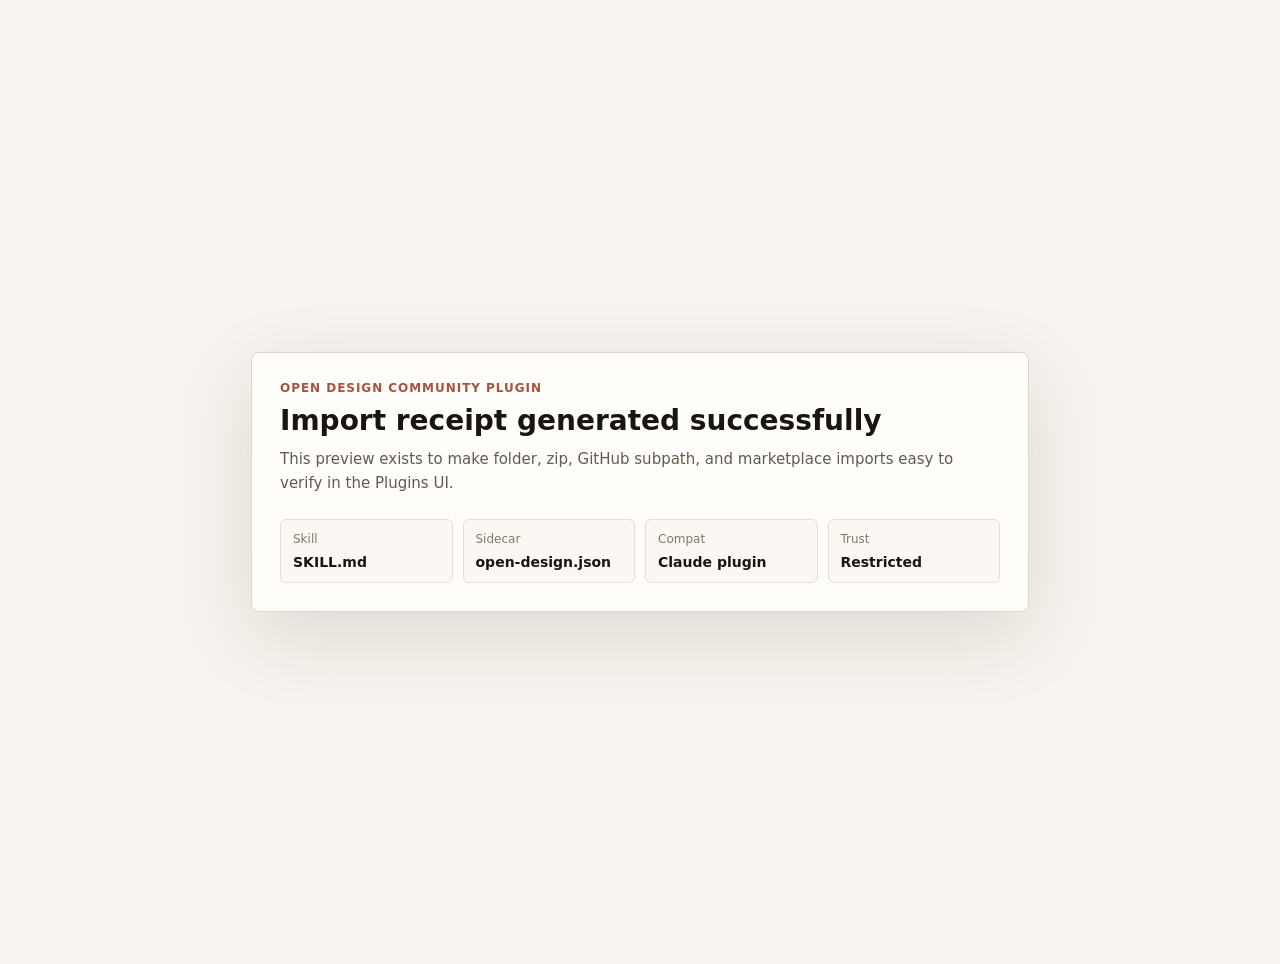
<file: plugins/community/import-smoke-test/preview/index.html>
<!doctype html>
<html lang="en">
  <head>
    <meta charset="utf-8" />
    <meta name="viewport" content="width=device-width, initial-scale=1" />
    <title>Community Import Smoke Test</title>
    <style>
      :root {
        color-scheme: light;
        font-family:
          Inter, ui-sans-serif, system-ui, -apple-system, BlinkMacSystemFont,
          "Segoe UI", sans-serif;
        background: #f7f4ef;
        color: #181512;
      }

      body {
        margin: 0;
        min-height: 100vh;
        display: grid;
        place-items: center;
        padding: 32px;
      }

      main {
        width: min(720px, 100%);
        border: 1px solid #ded5ca;
        border-radius: 8px;
        background: #fffdf9;
        box-shadow: 0 24px 80px rgb(44 30 20 / 12%);
        padding: 28px;
      }

      p,
      h1 {
        margin: 0;
      }

      h1 {
        font-size: 28px;
        line-height: 1.12;
      }

      .eyebrow {
        margin-bottom: 10px;
        color: #a5543f;
        font-size: 12px;
        font-weight: 700;
        letter-spacing: 0.08em;
        text-transform: uppercase;
      }

      .summary {
        margin-top: 12px;
        color: #625a51;
        font-size: 15px;
        line-height: 1.55;
      }

      .grid {
        display: grid;
        grid-template-columns: repeat(4, minmax(0, 1fr));
        gap: 10px;
        margin-top: 24px;
      }

      .cell {
        border: 1px solid #e6ddd3;
        border-radius: 6px;
        padding: 12px;
        background: #fbf8f3;
      }

      .label {
        color: #81776d;
        font-size: 12px;
      }

      .value {
        margin-top: 8px;
        font-size: 14px;
        font-weight: 700;
      }

      @media (max-width: 640px) {
        body {
          padding: 18px;
        }

        main {
          padding: 22px;
        }

        .grid {
          grid-template-columns: repeat(2, minmax(0, 1fr));
        }
      }
    </style>
  </head>
  <body>
    <main>
      <p class="eyebrow">Open Design community plugin</p>
      <h1>Import receipt generated successfully</h1>
      <p class="summary">
        This preview exists to make folder, zip, GitHub subpath, and marketplace
        imports easy to verify in the Plugins UI.
      </p>
      <section class="grid" aria-label="Import checks">
        <div class="cell">
          <p class="label">Skill</p>
          <p class="value">SKILL.md</p>
        </div>
        <div class="cell">
          <p class="label">Sidecar</p>
          <p class="value">open-design.json</p>
        </div>
        <div class="cell">
          <p class="label">Compat</p>
          <p class="value">Claude plugin</p>
        </div>
        <div class="cell">
          <p class="label">Trust</p>
          <p class="value">Restricted</p>
        </div>
      </section>
    </main>
  </body>
</html>
</file>
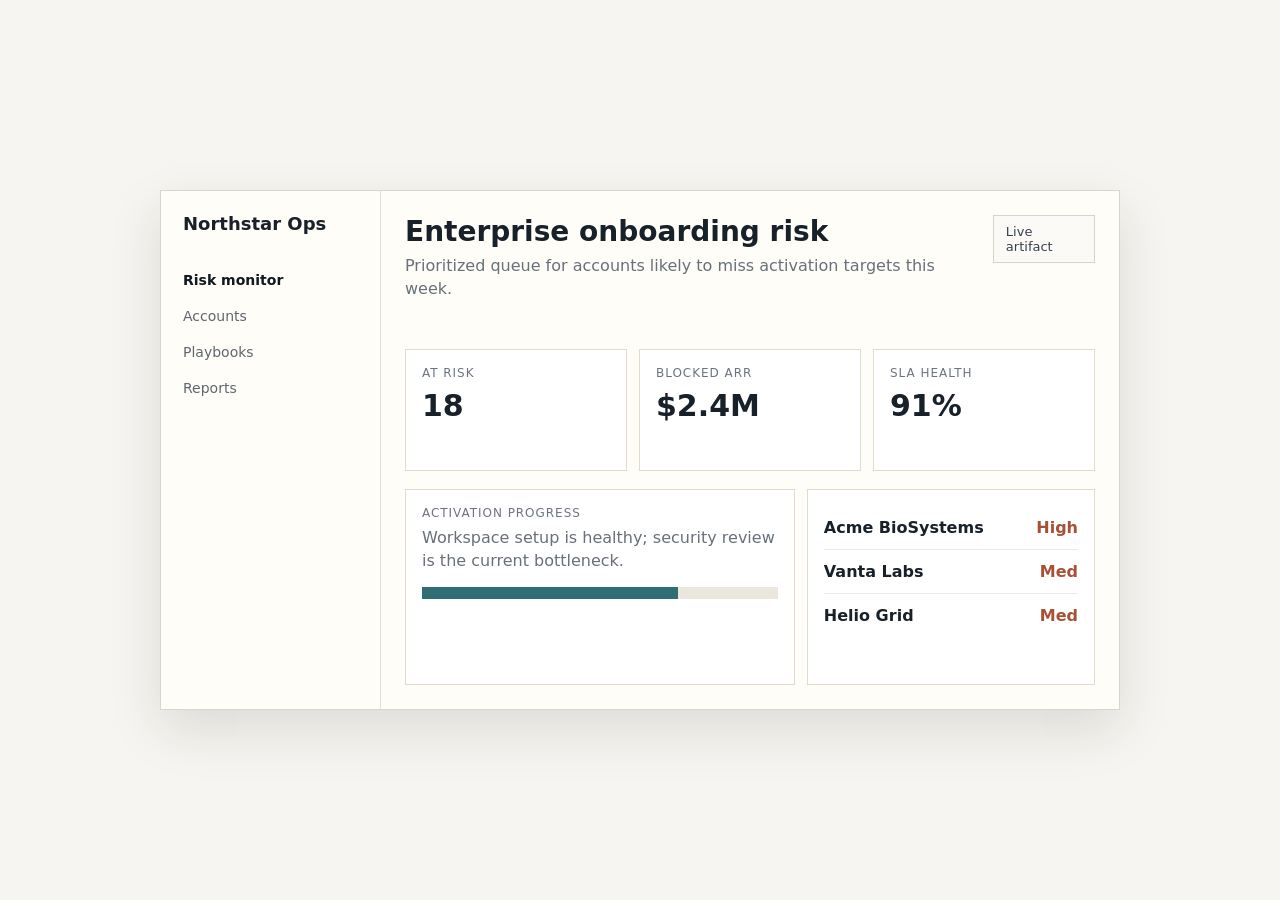
<file: plugins/spec/examples/create-prototype-dashboard/preview/index.html>
<!doctype html>
<html lang="en">
<head>
  <meta charset="utf-8">
  <meta name="viewport" content="width=device-width, initial-scale=1">
  <title>Prototype Dashboard Preview</title>
  <style>
    :root {
      color-scheme: light;
      font-family: Inter, ui-sans-serif, system-ui, -apple-system, BlinkMacSystemFont, "Segoe UI", sans-serif;
      background: #f6f5f1;
      color: #18202a;
    }
    * { box-sizing: border-box; }
    body { margin: 0; min-height: 100vh; display: grid; place-items: center; padding: 24px; }
    main {
      width: min(960px, 100%);
      min-height: 520px;
      display: grid;
      grid-template-columns: 220px 1fr;
      border: 1px solid #dad6cb;
      background: #fffdf8;
      box-shadow: 0 20px 50px rgba(40, 36, 27, 0.12);
    }
    nav { border-right: 1px solid #e4dfd4; padding: 22px; }
    .brand { font-weight: 800; font-size: 18px; margin-bottom: 28px; }
    .nav-item { padding: 10px 0; color: #5f6670; font-size: 14px; }
    .nav-item.active { color: #111820; font-weight: 700; }
    section { padding: 24px; display: grid; gap: 18px; }
    header { display: flex; justify-content: space-between; gap: 16px; align-items: start; }
    h1 { font-size: 28px; margin: 0; letter-spacing: 0; }
    p { margin: 6px 0 0; color: #68707a; line-height: 1.45; }
    .pill { border: 1px solid #d9d4c8; padding: 8px 12px; font-size: 13px; color: #39414c; background: #fbfaf6; }
    .metrics { display: grid; grid-template-columns: repeat(3, 1fr); gap: 12px; }
    .metric, .panel, .queue { border: 1px solid #e1dccf; background: #ffffff; padding: 16px; }
    .label { color: #6d7480; font-size: 12px; text-transform: uppercase; letter-spacing: 0.08em; }
    .value { font-size: 30px; font-weight: 800; margin-top: 8px; }
    .grid { display: grid; grid-template-columns: 1.15fr 0.85fr; gap: 12px; }
    .bar { height: 12px; background: #ebe7dc; margin-top: 14px; overflow: hidden; }
    .bar span { display: block; height: 100%; background: #2f6f73; }
    .item { display: flex; justify-content: space-between; gap: 12px; padding: 12px 0; border-top: 1px solid #eee9df; }
    .item:first-child { border-top: 0; }
    .status { color: #a85036; font-weight: 700; }
    @media (max-width: 720px) {
      main { grid-template-columns: 1fr; }
      nav { border-right: 0; border-bottom: 1px solid #e4dfd4; }
      .metrics, .grid { grid-template-columns: 1fr; }
    }
  </style>
</head>
<body>
  <main>
    <nav>
      <div class="brand">Northstar Ops</div>
      <div class="nav-item active">Risk monitor</div>
      <div class="nav-item">Accounts</div>
      <div class="nav-item">Playbooks</div>
      <div class="nav-item">Reports</div>
    </nav>
    <section>
      <header>
        <div>
          <h1>Enterprise onboarding risk</h1>
          <p>Prioritized queue for accounts likely to miss activation targets this week.</p>
        </div>
        <div class="pill">Live artifact</div>
      </header>
      <div class="metrics">
        <div class="metric"><div class="label">At risk</div><div class="value">18</div></div>
        <div class="metric"><div class="label">Blocked ARR</div><div class="value">$2.4M</div></div>
        <div class="metric"><div class="label">SLA health</div><div class="value">91%</div></div>
      </div>
      <div class="grid">
        <div class="panel">
          <div class="label">Activation progress</div>
          <p>Workspace setup is healthy; security review is the current bottleneck.</p>
          <div class="bar"><span style="width: 72%"></span></div>
        </div>
        <div class="queue">
          <div class="item"><strong>Acme BioSystems</strong><span class="status">High</span></div>
          <div class="item"><strong>Vanta Labs</strong><span class="status">Med</span></div>
          <div class="item"><strong>Helio Grid</strong><span class="status">Med</span></div>
        </div>
      </div>
    </section>
  </main>
</body>
</html>
</file>
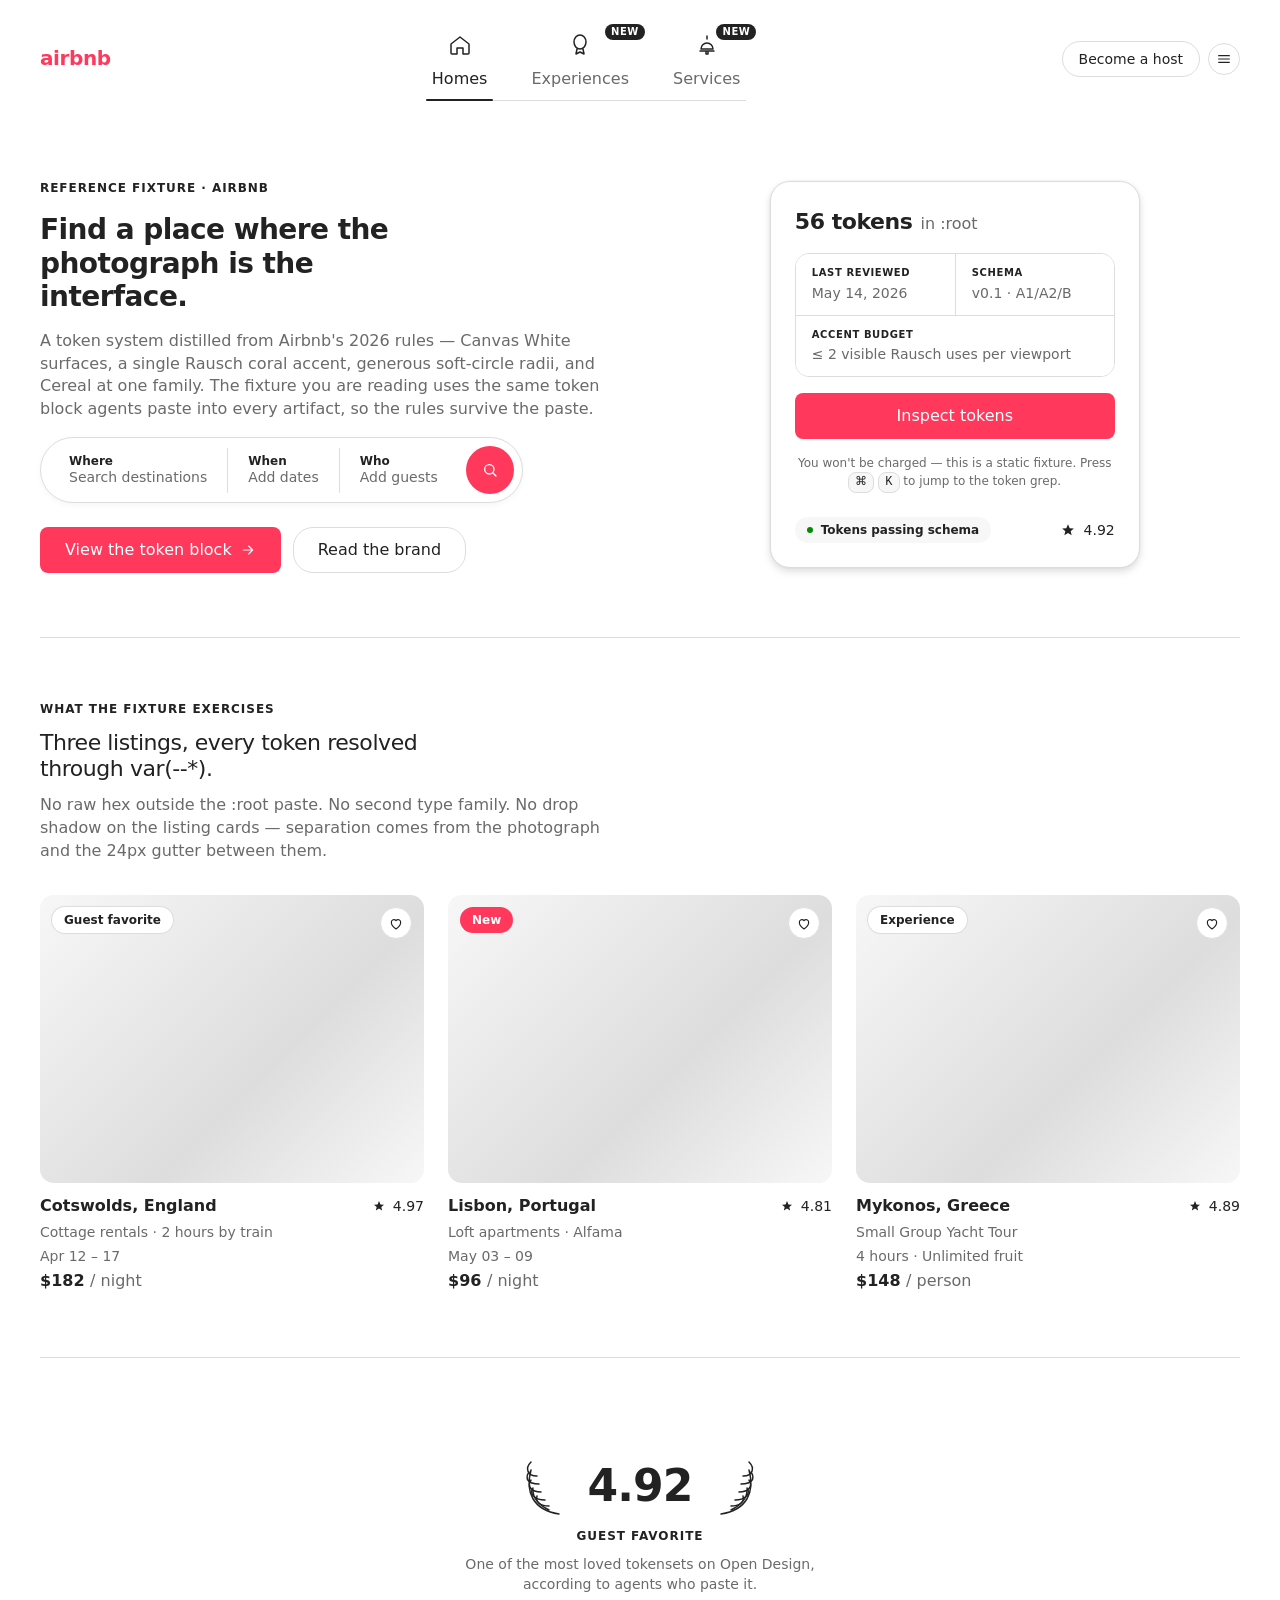
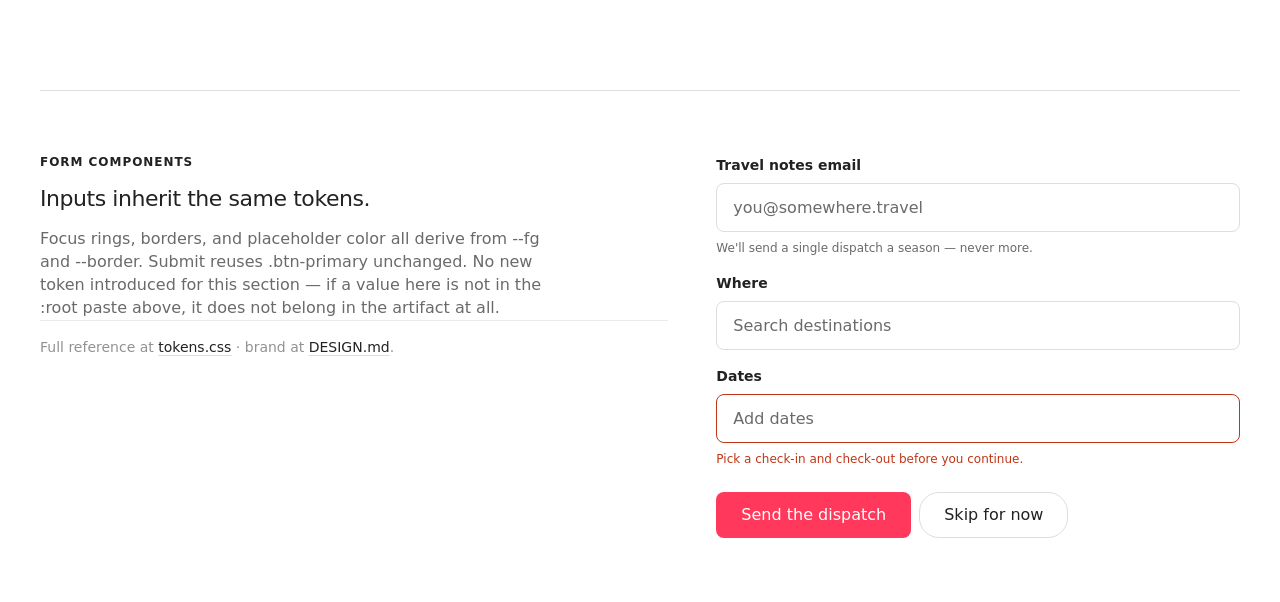
<file: design-systems/airbnb/components.html>
<!doctype html>
<html lang="en">
  <head>
    <meta charset="utf-8" />
    <meta name="viewport" content="width=device-width, initial-scale=1" />
    <title>Airbnb — reference components</title>
    <meta
      name="description"
      content="Reference fixture for design-systems/airbnb. Every visible
        value comes from tokens.css; the page itself follows Airbnb's
        rules — Canvas White surfaces, a single Rausch accent capped
        at two visible uses per viewport, Cereal at weight 500 for
        body, the signature 14-20px soft-circle radii, the three-
        layer booking-panel elevation, and the 2px Ink Black focus
        ring that survives full-bleed photography."
    />

    <style>
      /* :root paste — sourced verbatim from design-systems/airbnb/tokens.css. */
      :root {
        /* ─── Surface (3 levels) ────────────────────────────────────────
         * Canvas White is both the page and the card — Airbnb refuses a
         * tonal shift between the two. Cards earn their edges from the
         * Hairline Gray border and from full-bleed photography. The
         * tertiary tier (--surface-warm) is Soft Cloud, used only for
         * footer backgrounds, map-view wrappers, and middle-of-range
         * date cells in the date picker. */
        --bg: #ffffff;
        --surface: #ffffff;
        --surface-warm: #f7f7f7;

        /* ─── Foreground ramp (4 levels) ────────────────────────────────
         * Ink Black (#222222) carries roughly ninety percent of every
         * page — every heading, every body paragraph, every nav label,
         * every price. The brand's near-black is never true #000000.
         * Charcoal (--fg-2) is a one-step-down emphasis tier reserved
         * for focused-input text. Ash Gray (--muted) is the secondary
         * label — "Cottage rentals" subtitles, muted footer links.
         * Mute Gray (--meta) is reserved for disabled buttons and
         * low-priority metadata. */
        --fg: #222222;
        --fg-2: #3f3f3f;
        --muted: #6a6a6a;
        --meta: #929292;

        /* ─── Border (2 levels) ─────────────────────────────────────────
         * Hairline Gray (#dddddd) is the workhorse — every card-to-card
         * divider, every amenity-row separator, every footer-column
         * rule. The soft tier is a lighter hairline used to break up
         * dense list interiors without competing with the primary card
         * edge. */
        --border: #dddddd;
        --border-soft: #ebebeb;

        /* ─── Accent ────────────────────────────────────────────────────
         * Rausch coral-pink — the single signature color. Reserve for
         * primary CTAs (Reserve, Search, Add dates), the active-tab
         * underline, the wishlist heart fill, and price emphasis. Hard
         * cap of two visible uses per viewport; if a third Rausch
         * element shows up, neutralize one. Plus Magenta (#92174d) and
         * Luxe Purple (#460479) are kept inline at their product-tier
         * surfaces, not promoted to shared accent slots. */
        --accent: #ff385c;
        --accent-on: #ffffff;
        --accent-hover: #e31c5f;       /* hand-picked, between Rausch and Deep Rausch */
        --accent-active: #e00b41;      /* Deep Rausch — DESIGN.md §2 pressed-state value */

        /* ─── Semantic ──────────────────────────────────────────────────
         * Error Red is explicit from DESIGN.md §2; success and warn are
         * not specified by the brand and are bound to desaturated values
         * that survive the white canvas without competing with Rausch.
         * Keep total semantic-color pixels well under five percent of
         * any page — the brand almost never renders status. */
        --success: #008a05;            /* hand-picked warm green — available/in-stock */
        --warn: #c47700;               /* burnt amber — never tailwind yellow */
        --danger: #c13515;             /* DESIGN.md §2 Error Red */

        /* ─── Typography — fonts ────────────────────────────────────────
         * Airbnb Cereal VF is the proprietary face that carries every
         * label from 8px superscript to 28px section heading. The
         * documented fallback chain renders acceptably on macOS/iOS
         * where system-ui resolves to San Francisco. Display and body
         * share the same stack — the visual identity comes from the
         * family itself, never from typeface mixing. Mono is a generic
         * stack for kbd, tabular metrics, and the rare code label. */
        --font-display:
          "Airbnb Cereal VF", "Airbnb Cereal App", Circular,
          -apple-system, system-ui, "Helvetica Neue", Roboto, sans-serif;
        --font-body:
          "Airbnb Cereal VF", "Airbnb Cereal App", Circular,
          -apple-system, system-ui, "Helvetica Neue", Roboto, sans-serif;
        --font-mono:
          ui-monospace, "SF Mono", "JetBrains Mono", Menlo, Monaco,
          Consolas, monospace;

        /* ─── Typography — type scale (px) ──────────────────────────────
         * Derived from DESIGN.md §3 Hierarchy table. The system clusters
         * tightly between 11 and 22px (the conversational range) and
         * jumps to 28px for section headings; the higher tiers are used
         * sparingly for the Guest Favorite rating lockup (44–56px) and
         * the rare hero numeral. No 400-regular: Cereal's body weight
         * is 500, which any consuming component should set explicitly. */
        --text-xs: 12px;               /* micro / footer disclaimer */
        --text-sm: 14px;               /* button default, link, caption */
        --text-base: 16px;             /* body medium, button large, subtitle bold */
        --text-lg: 20px;               /* listing title */
        --text-xl: 22px;               /* subsection heading */
        --text-2xl: 28px;              /* section heading */
        --text-3xl: 44px;              /* Guest Favorite rating, hero numeral */
        --text-4xl: 56px;              /* display ceiling — Guest Favorite max */

        /* ─── Typography — leading & tracking ───────────────────────────
         * Tight for display (1.20 — chiseled headlines), generous for
         * body (1.43 — magazine reading comfort). Display tracking
         * compresses negatively at sizes ≥20px; body and caption hold
         * at zero. The two-mode rhythm is what gives Airbnb pages
         * their travel-magazine feel rather than a utility-app feel. */
        --leading-body: 1.43;
        --leading-tight: 1.2;
        --tracking-display: -0.02em;   /* applied at sizes ≥20px only */

        /* ─── Spacing — base scale ──────────────────────────────────────
         * 8px base unit per DESIGN.md §5. The brand uses fine-grained
         * off-grid values (5.5, 10, 11, 18.5, 22) for pixel-perfect
         * icon alignment, but the shared scale stays on the standard
         * 4px grid — off-grid spacing belongs inline at the component
         * level, not in shared tokens. */
        --space-1: 4px;
        --space-2: 8px;
        --space-3: 12px;
        --space-4: 16px;
        --space-5: 20px;
        --space-6: 24px;
        --space-8: 32px;
        --space-12: 48px;

        /* ─── Section rhythm ────────────────────────────────────────────
         * Section padding ranges 48–64px on desktop, 24–32px on mobile
         * per DESIGN.md §5. We bind the upper bound on desktop because
         * Airbnb's content-dense pages benefit from generous breathing
         * room between content blocks; the lower phone bound keeps the
         * vertical rhythm tight on small screens. */
        --section-y-desktop: 64px;
        --section-y-tablet: 48px;
        --section-y-phone: 32px;

        /* ─── Radius ────────────────────────────────────────────────────
         * The brand's signature soft-circle geometry. 14px (--radius-md)
         * is the workhorse — every listing card photograph, every
         * amenity badge, every generic content container lands here.
         * 20px (--radius-lg) is reserved for the booking panel and hero
         * photo frames; 8px (--radius-sm) is the small radius for
         * buttons, dropdowns, and inputs; --radius-pill (9999px) is the
         * system's signature round geometry, applied to every circular
         * icon button, every avatar, and the wishlist heart. */
        --radius-sm: 8px;
        --radius-md: 14px;
        --radius-lg: 20px;
        --radius-pill: 9999px;

        /* ─── Elevation ─────────────────────────────────────────────────
         * Airbnb forbids single drop shadows; the system uses stacked
         * layered shadows or no shadow at all. Listing cards sit flat
         * on the canvas. Booking panels, modals, and dropdowns use the
         * signature three-layer stack — a 2% hairline ring, a 4% short
         * blur, and a 10% medium blur — which reads as one cohesive
         * lift while giving the perimeter a premium anti-aliased edge. */
        --elev-flat: none;
        --elev-ring: 0 0 0 1px var(--border);
        --elev-raised:
          rgba(0, 0, 0, 0.02) 0 0 0 1px,
          rgba(0, 0, 0, 0.04) 0 2px 6px 0,
          rgba(0, 0, 0, 0.1) 0 4px 8px 0;

        /* ─── Focus ring ────────────────────────────────────────────────
         * 2px solid Ink Black, NOT the schema's accent-tinted default.
         * DESIGN.md §6 mandates this exact treatment so focus indicators
         * read cleanly against full-bleed colorful photography — a
         * Rausch-tinted ring would disappear against warm sunset shots
         * or sea-blue beach overlays. Pair with a 4px white separator
         * ring at circular-icon buttons that float on images. */
        --focus-ring: 0 0 0 2px var(--fg);

        /* ─── Motion ────────────────────────────────────────────────────
         * DESIGN.md did not capture transition timings (static
         * extraction scope). We bind defaults consistent with the
         * brand's tactile feel: 150ms for micro-states (the famous
         * `transform: scale(0.92)` pressed-button rebound) and 200ms
         * for general state changes. Standard easing is the schema
         * default — short, purposeful, no overshoot. */
        --motion-fast: 150ms;
        --motion-base: 200ms;
        --ease-standard: cubic-bezier(0.2, 0, 0, 1);

        /* ─── Layout ────────────────────────────────────────────────────
         * Detail pages cap at 1280px per DESIGN.md §5; the homepage
         * listing grid lets the canvas breathe to 1760–1920px on
         * ultra-wide. We bind the detail-page width as the shared
         * default because that is the geometry agents will most often
         * generate (rooms, experiences, host profiles). Gutters
         * tighten progressively: 40px desktop, 24px tablet, 16px
         * phone per DESIGN.md §8 small-mobile clause. */
        --container-max: 1280px;
        --container-gutter-desktop: 40px;
        --container-gutter-tablet: 24px;
        --container-gutter-phone: 16px;
      }

      /* ─── Reset (minimal) ───────────────────────────────────────── */
      *, *::before, *::after { box-sizing: border-box; }
      html, body { margin: 0; padding: 0; }
      body {
        background: var(--bg);
        color: var(--fg);
        font-family: var(--font-body);
        font-size: var(--text-base);
        font-weight: 500; /* Cereal's body weight — DESIGN.md §3 */
        line-height: var(--leading-body);
        -webkit-font-smoothing: antialiased;
        -moz-osx-font-smoothing: grayscale;
      }

      /* ─── Layout primitives ─────────────────────────────────────── */
      .container {
        max-width: var(--container-max);
        margin-inline: auto;
        padding-inline: var(--container-gutter-desktop);
      }
      section {
        padding-block: var(--section-y-desktop);
      }
      section + section {
        border-top: 1px solid var(--border);
      }
      @media (max-width: 1023px) {
        .container { padding-inline: var(--container-gutter-tablet); }
        section { padding-block: var(--section-y-tablet); }
      }
      @media (max-width: 639px) {
        .container { padding-inline: var(--container-gutter-phone); }
        section { padding-block: var(--section-y-phone); }
      }

      /* ─── Typography ─────────────────────────────────────────────
       * Display sizes ≥20px compress tracking negatively per
       * DESIGN.md §3 ("Negative tracking on display type only").
       * Body and caption sizes hold at zero tracking for
       * readability. Weights: 500 body, 600 emphasis, 700 display
       * — no 400 anywhere, no italic anywhere. */
      h1, h2, h3 {
        font-family: var(--font-display);
        line-height: var(--leading-tight);
        margin: 0;
      }
      h1 {
        font-size: var(--text-2xl);
        font-weight: 700;
        letter-spacing: var(--tracking-display);
      }
      h2 {
        font-size: var(--text-xl);
        font-weight: 500;
        /* 22px Subsection Heading: line-height 1.18 per DESIGN.md §Typography.
           Overrides the shared 1.20 (--leading-tight) set on h1/h2/h3 above. */
        line-height: 1.18;
        letter-spacing: var(--tracking-display);
      }
      h3 {
        font-size: var(--text-base);
        font-weight: 600;
        /* 16px Subtitle/Body size: line-height 1.25 per DESIGN.md §Typography.
           Overrides the shared 1.20 (--leading-tight) set on h1/h2/h3 above. */
        line-height: 1.25;
      }
      p { margin: 0; }

      .lede {
        font-size: var(--text-base);
        line-height: var(--leading-body);
        color: var(--fg);
      }
      .body-muted { color: var(--muted); }
      .body-meta { color: var(--meta); font-size: var(--text-sm); }
      .body-sm { font-size: var(--text-sm); }

      /* The single uppercase moment in the system, per DESIGN.md §3
       * Principles ("No all-caps except at 8px"). We elevate this
       * to a 12px eyebrow for fixture legibility, with tracking
       * well above the craft 0.06em floor. Used once per section. */
      .eyebrow {
        font-family: var(--font-display);
        font-size: var(--text-xs);
        font-weight: 700;
        line-height: 1.33;
        color: var(--fg);
        text-transform: uppercase;
        letter-spacing: 0.08em;
      }

      .stack-2 > * + * { margin-block-start: var(--space-2); }
      .stack-3 > * + * { margin-block-start: var(--space-3); }
      .stack-4 > * + * { margin-block-start: var(--space-4); }
      .stack-6 > * + * { margin-block-start: var(--space-6); }

      /* ─── Buttons ────────────────────────────────────────────────
       * Primary CTA is filled Rausch on Canvas White text. Active/
       * pressed uses Deep Rausch as the published brand value
       * (DESIGN.md §4 Primary CTA) combined with the famous
       * `transform: scale(0.92)` rebound that gives the brand its
       * tactile feel. Secondary is a Hairline Gray outlined pill
       * over the canvas. Both share the 2px Ink Black focus ring
       * — see the #Bind 6 rationale in tokens.css. */
      .btn {
        display: inline-flex;
        align-items: center;
        justify-content: center;
        gap: var(--space-2);
        padding: 14px 24px;
        border: 1px solid transparent;
        border-radius: var(--radius-sm);
        font-family: var(--font-display);
        font-weight: 500;
        font-size: var(--text-base);
        line-height: 1;
        cursor: pointer;
        text-decoration: none;
        transition:
          transform var(--motion-fast) var(--ease-standard),
          background-color var(--motion-fast) var(--ease-standard),
          border-color var(--motion-fast) var(--ease-standard),
          box-shadow var(--motion-fast) var(--ease-standard);
      }
      .btn:focus-visible {
        outline: none;
        box-shadow: var(--focus-ring);
      }
      .btn:active {
        transform: scale(0.96); /* approaching DESIGN.md §4's scale(0.92) */
      }
      .btn-primary {
        background: var(--accent);
        color: var(--accent-on);
      }
      .btn-primary:hover {
        background: var(--accent-hover);
      }
      .btn-primary:active {
        background: var(--accent-active);
        transform: scale(0.92);
      }
      .btn-secondary {
        background: var(--surface);
        color: var(--fg);
        border-color: var(--border);
        border-radius: var(--radius-lg); /* 20px pill — DESIGN.md §4 Secondary */
      }
      .btn-secondary:hover {
        border-color: var(--fg);
      }

      /* Compact button — listing-card price row, secondary nav links */
      .btn-sm {
        padding: 10px 16px;
        font-size: var(--text-sm);
      }

      /* Circular icon button — the brand's signature geometry
       * (DESIGN.md §4 Icon-Only Circular Button). Used for back,
       * share, favorite, and carousel controls. The 4px white
       * separator ring on `:hover` is what separates the button
       * from colorful photography backgrounds. */
      .btn-icon {
        display: inline-flex;
        align-items: center;
        justify-content: center;
        width: 32px;
        height: 32px;
        padding: 0;
        border: 1px solid var(--border);
        border-radius: var(--radius-pill);
        background: var(--surface);
        color: var(--fg);
        cursor: pointer;
        transition:
          transform var(--motion-fast) var(--ease-standard),
          box-shadow var(--motion-fast) var(--ease-standard);
      }
      .btn-icon:hover {
        box-shadow: 0 0 0 4px var(--surface), var(--elev-ring);
      }
      .btn-icon:active {
        transform: scale(0.92);
      }
      .btn-icon:focus-visible {
        outline: none;
        box-shadow: var(--focus-ring);
      }
      .btn-icon svg { width: 16px; height: 16px; }

      /* ─── Inputs ─────────────────────────────────────────────────
       * Generic text input per DESIGN.md §4 Text Input — 1px
       * Hairline Gray edge, 8px radius, 14px·16px padding. Focus
       * switches the edge to Ink Black and adds the 2px outer
       * ring. Error state swaps to Error Red on both border and
       * helper text. */
      .field {
        display: flex;
        flex-direction: column;
        gap: var(--space-2);
      }
      .field label {
        font-size: var(--text-sm);
        font-weight: 600;
        color: var(--fg);
      }
      .field input,
      .field select {
        padding: 14px 16px;
        border-radius: var(--radius-sm);
        border: 1px solid var(--border);
        background: var(--surface);
        color: var(--fg);
        font-family: inherit;
        font-weight: 500;
        font-size: var(--text-base);
        outline: none;
        transition:
          border-color var(--motion-fast) var(--ease-standard),
          box-shadow var(--motion-fast) var(--ease-standard);
      }
      .field input:focus-visible,
      .field select:focus-visible {
        border-color: var(--fg);
        box-shadow: var(--focus-ring);
        color: var(--fg-2);
      }
      .field input::placeholder { color: var(--muted); }
      .field-help {
        font-size: var(--text-xs);
        color: var(--muted);
      }
      .field-error .field-help { color: var(--danger); }
      .field-error input { border-color: var(--danger); }

      /* Search pill — three-segment "Where / When / Who" with a
       * Rausch circular submit button at the right edge. DESIGN.md
       * §4 Search Bar. The 32px pill radius is one of the brand's
       * signature radii. */
      .search-pill {
        display: inline-flex;
        align-items: center;
        gap: 0;
        padding: 8px;
        border: 1px solid var(--border);
        border-radius: var(--radius-pill);
        background: var(--surface);
        box-shadow:
          rgba(0, 0, 0, 0.04) 0 2px 6px 0;
        max-width: 100%;
      }
      .search-segment {
        display: flex;
        flex-direction: column;
        padding: 6px var(--space-5);
        min-width: 0;
        cursor: pointer;
      }
      .search-segment + .search-segment {
        border-left: 1px solid var(--border);
      }
      .search-segment-label {
        font-size: var(--text-xs);
        font-weight: 600;
        color: var(--fg);
        line-height: 1.2;
      }
      .search-segment-value {
        font-size: var(--text-sm);
        font-weight: 500;
        color: var(--muted);
        line-height: 1.3;
      }
      .search-submit {
        display: inline-flex;
        align-items: center;
        justify-content: center;
        width: 48px;
        height: 48px;
        margin-left: var(--space-2);
        border: none;
        border-radius: var(--radius-pill);
        background: var(--accent);
        color: var(--accent-on);
        cursor: pointer;
        transition:
          background-color var(--motion-fast) var(--ease-standard),
          transform var(--motion-fast) var(--ease-standard);
      }
      .search-submit:hover { background: var(--accent-hover); }
      .search-submit:active {
        background: var(--accent-active);
        transform: scale(0.92);
      }
      .search-submit:focus-visible {
        outline: none;
        box-shadow: var(--focus-ring);
      }
      .search-submit svg { width: 16px; height: 16px; }

      /* ─── Cards ──────────────────────────────────────────────────
       * Two card shapes: the listing card (no border, no shadow,
       * 14px image radius, text directly below the photo per
       * DESIGN.md §4 Listing Card) and the booking-panel card
       * (1px Hairline border, 20px radius, three-layer shadow
       * stack — the system's most recognizable elevation). */
      .listing {
        display: flex;
        flex-direction: column;
        gap: var(--space-3);
      }
      .listing-photo {
        position: relative;
        aspect-ratio: 4 / 3;
        border-radius: var(--radius-md);
        overflow: hidden;
        background: var(--surface-warm);
      }
      /* Photograph placeholder — gentle linear gradient inside the
       * 14px radius. In production this slot is a 4:3 muscache CDN
       * image with loading="lazy"; the fixture renders a tonal
       * surface so the card geometry is still legible without art. */
      .listing-photo::before {
        content: "";
        position: absolute;
        inset: 0;
        background:
          linear-gradient(
            135deg,
            var(--surface-warm) 0%,
            var(--border) 60%,
            var(--surface-warm) 100%
          );
      }
      .listing-photo .btn-icon {
        position: absolute;
        top: var(--space-3);
        right: var(--space-3);
        z-index: 1;
      }
      .listing-photo .listing-badge {
        position: absolute;
        top: var(--space-3);
        left: var(--space-3);
        z-index: 1;
      }
      .listing-meta {
        display: flex;
        flex-direction: column;
        gap: var(--space-1);
      }
      .listing-row {
        display: flex;
        align-items: center;
        justify-content: space-between;
        gap: var(--space-2);
      }
      .listing-title {
        font-size: var(--text-base);
        font-weight: 600;
        color: var(--fg);
      }
      .listing-subtitle {
        font-size: var(--text-sm);
        font-weight: 500;
        color: var(--muted);
      }
      .listing-price {
        font-size: var(--text-base);
        font-weight: 600;
        color: var(--fg);
      }
      .listing-price .per {
        font-weight: 500;
        color: var(--muted);
      }
      .listing-rating {
        font-size: var(--text-sm);
        font-weight: 500;
        color: var(--fg);
        font-variant-numeric: tabular-nums;
      }

      /* Booking panel — the brand's signature sticky elevation.
       * Three-layer shadow + Hairline border + 20px radius +
       * 24px padding. DESIGN.md §4 Detail Page Booking Panel. */
      .booking-panel {
        background: var(--surface);
        border: 1px solid var(--border);
        border-radius: var(--radius-lg);
        box-shadow: var(--elev-raised);
        padding: var(--space-6);
        display: flex;
        flex-direction: column;
        gap: var(--space-4);
        max-width: 370px;
      }
      .booking-headline {
        display: flex;
        align-items: baseline;
        gap: var(--space-2);
      }
      .booking-price {
        font-family: var(--font-display);
        font-size: var(--text-xl);
        font-weight: 600;
        color: var(--fg);
        letter-spacing: var(--tracking-display);
      }
      .booking-per {
        font-size: var(--text-base);
        font-weight: 500;
        color: var(--muted);
      }
      .booking-grid {
        display: grid;
        grid-template-columns: 1fr 1fr;
        border: 1px solid var(--border);
        border-radius: var(--radius-md);
        overflow: hidden;
      }
      .booking-grid-cell {
        padding: var(--space-3) var(--space-4);
        display: flex;
        flex-direction: column;
        gap: 2px;
        cursor: pointer;
        background: var(--surface);
      }
      .booking-grid-cell + .booking-grid-cell {
        border-left: 1px solid var(--border);
      }
      .booking-grid-cell.full {
        grid-column: 1 / -1;
        border-top: 1px solid var(--border);
        border-left: none;
      }
      .booking-cell-label {
        font-size: 10px;
        font-weight: 700;
        color: var(--fg);
        text-transform: uppercase;
        letter-spacing: 0.06em;
      }
      .booking-cell-value {
        font-size: var(--text-sm);
        font-weight: 500;
        color: var(--muted);
      }
      .booking-disclaimer {
        font-size: var(--text-xs);
        color: var(--muted);
        text-align: center;
        line-height: var(--leading-body);
      }

      /* ─── Badges ─────────────────────────────────────────────────
       * Two shapes: the rounded brand badge (14px radius, used on
       * listing photos as "NEW" or "Guest favorite" markers) and
       * the dotted status badge (pill, used in metadata strips).
       * Both stay under DESIGN.md §3's "no all-caps except 8px"
       * rule by using sentence case at 12px·600. */
      .badge {
        display: inline-flex;
        align-items: center;
        gap: var(--space-2);
        padding: 6px var(--space-3);
        border-radius: var(--radius-pill);
        font-family: var(--font-display);
        font-size: var(--text-xs);
        font-weight: 600;
        line-height: 1.2;
      }
      .badge-rausch {
        background: var(--accent);
        color: var(--accent-on);
        border-radius: var(--radius-md);
      }
      .badge-soft {
        background: var(--surface);
        color: var(--fg);
        border-radius: var(--radius-md);
        box-shadow: var(--elev-ring);
      }
      .badge-status {
        background: var(--surface-warm);
        color: var(--fg);
      }
      .badge-status .badge-dot {
        width: 6px;
        height: 6px;
        border-radius: var(--radius-pill);
        background: var(--success);
      }

      /* ─── Links ──────────────────────────────────────────────────
       * Body links inherit Ink Black, NOT Rausch. Rausch is
       * reserved for buttons and the active-tab indicator;
       * promoting it to link color would dilute the accent and
       * trip the two-uses-per-viewport cap. Underline appears on
       * hover at generous offset. */
      a {
        color: var(--fg);
        text-decoration: underline;
        text-underline-offset: 3px;
        text-decoration-thickness: 1px;
        text-decoration-color: var(--border);
        transition: text-decoration-color var(--motion-fast) var(--ease-standard);
      }
      a:hover {
        text-decoration-color: var(--fg);
      }
      a:focus-visible {
        outline: none;
        box-shadow: var(--focus-ring);
        border-radius: var(--radius-sm);
      }

      /* ─── Kbd ────────────────────────────────────────────────────
       * Hairline outline + Soft Cloud fill + tabular mono. Used
       * for the rare keyboard shortcut hint. */
      kbd {
        display: inline-block;
        font-family: var(--font-mono);
        font-size: var(--text-xs);
        padding: 2px 6px;
        border-radius: var(--radius-sm);
        border: 1px solid var(--border);
        background: var(--surface-warm);
        color: var(--fg);
        line-height: 1.2;
        font-variant-numeric: tabular-nums;
      }

      /* ─── Distinctive: Guest Favorite Award lockup ───────────────
       * The brand's most recognizable moment (DESIGN.md §4
       * Signature Components). A centered rating numeral at
       * 44–56px·700 flanked by two laurel wreath SVGs. Below the
       * lockup: a 12px·700 uppercase label with 0.32px tracking
       * (we widen to 0.06em — the craft floor) and a 14px·500
       * Ash Gray sub-label. Full-width block, no border, sits
       * directly on the canvas. */
      .award {
        display: flex;
        flex-direction: column;
        align-items: center;
        text-align: center;
        gap: var(--space-3);
        padding-block: var(--space-8);
      }
      .award-row {
        display: flex;
        align-items: center;
        gap: var(--space-5);
        color: var(--fg);
      }
      .award-rating {
        font-family: var(--font-display);
        font-size: var(--text-3xl);
        font-weight: 700;
        color: var(--fg);
        line-height: 1;
        letter-spacing: var(--tracking-display);
        font-variant-numeric: tabular-nums;
      }
      .award-laurel {
        width: 48px;
        height: 64px;
        color: var(--fg);
        flex-shrink: 0;
      }
      .award-laurel.right { transform: scaleX(-1); }
      .award-label {
        font-family: var(--font-display);
        font-size: var(--text-xs);
        font-weight: 700;
        text-transform: uppercase;
        letter-spacing: 0.08em;
        color: var(--fg);
        line-height: 1;
      }
      .award-sub {
        font-size: var(--text-sm);
        font-weight: 500;
        color: var(--muted);
        max-width: 44ch;
        line-height: var(--leading-body);
      }

      /* Tri-tab category picker (DESIGN.md §4 Tri-Tab) — the brand's
       * other instantly-recognizable nav moment. We render with
       * type-only icons (no 3D illustrations) because the fixture
       * stays raster-free, but the underline + label rhythm holds. */
      .tabs {
        display: inline-flex;
        gap: var(--space-8);
        padding-block-start: var(--space-3);
        border-bottom: 1px solid var(--border);
      }
      .tab {
        display: flex;
        flex-direction: column;
        align-items: center;
        gap: var(--space-2);
        padding-block-end: var(--space-3);
        font-family: var(--font-display);
        font-size: var(--text-base);
        font-weight: 500;
        color: var(--muted);
        background: none;
        border: none;
        cursor: pointer;
        position: relative;
        text-decoration: none;
      }
      .tab-glyph {
        width: 32px;
        height: 32px;
        display: flex;
        align-items: center;
        justify-content: center;
        color: var(--fg);
      }
      .tab[aria-selected="true"] {
        color: var(--fg);
      }
      .tab[aria-selected="true"]::after {
        content: "";
        position: absolute;
        left: 0;
        right: 0;
        bottom: -1px;
        height: 2px;
        background: var(--fg);
        border-radius: var(--radius-pill);
      }
      .tab-new {
        position: absolute;
        top: -4px;
        right: -10px;
        padding: 2px 6px;
        border-radius: var(--radius-md);
        background: var(--fg);
        color: var(--accent-on);
        font-size: 10px;
        font-weight: 700;
        line-height: 1.2;
        letter-spacing: 0.06em;
        text-transform: uppercase;
      }

      /* ─── Section-specific layout ──────────────────────────────── */
      .hero-grid {
        display: grid;
        grid-template-columns: minmax(0, 1.45fr) minmax(0, 1fr);
        gap: var(--space-12);
        align-items: start;
      }
      @media (max-width: 1023px) {
        .hero-grid { grid-template-columns: 1fr; gap: var(--space-8); }
      }
      .hero-actions {
        display: flex;
        flex-wrap: wrap;
        gap: var(--space-3);
        margin-block-start: var(--space-6);
      }

      .listings-grid {
        display: grid;
        grid-template-columns: repeat(3, 1fr);
        gap: var(--space-6);
        margin-block-start: var(--space-8);
      }
      @media (max-width: 1023px) {
        .listings-grid { grid-template-columns: repeat(2, 1fr); }
      }
      @media (max-width: 639px) {
        .listings-grid { grid-template-columns: 1fr; gap: var(--space-4); }
      }

      .form-row {
        display: grid;
        grid-template-columns: minmax(0, 1.2fr) minmax(0, 1fr);
        gap: var(--space-12);
        align-items: start;
      }
      @media (max-width: 1023px) {
        .form-row { grid-template-columns: 1fr; }
      }
      .form {
        display: flex;
        flex-direction: column;
        gap: var(--space-4);
      }
      .row-between {
        display: flex;
        align-items: center;
        justify-content: space-between;
        gap: var(--space-3);
      }
      .row-cluster {
        display: flex;
        align-items: center;
        gap: var(--space-2);
        flex-wrap: wrap;
      }
      .divider-soft {
        height: 1px;
        background: var(--border-soft);
        border: none;
        margin: 0;
      }
      .nav-row {
        display: flex;
        align-items: center;
        justify-content: space-between;
        padding-block: var(--space-4);
        gap: var(--space-4);
      }
      .nav-logo {
        font-family: var(--font-display);
        font-size: var(--text-lg);
        font-weight: 700;
        color: var(--accent);
        letter-spacing: var(--tracking-display);
      }
      .icon { width: 16px; height: 16px; flex-shrink: 0; }
    </style>
  </head>
  <body>
    <main class="container">
      <!-- ════════════════════════════════════════════════════════════
           NAV — exercises: .nav-row, .nav-logo (Rausch wordmark),
           .tabs (tri-tab picker, DESIGN.md §4 signature). Active
           "Homes" tab gets the 2px Ink Black underline; "Experiences"
           carries the small Ink Black NEW pill from §4.
      ═══════════════════════════════════════════════════════════════ -->
      <nav class="nav-row" aria-label="Primary">
        <span class="nav-logo">airbnb</span>
        <div class="tabs" role="tablist">
          <button class="tab" role="tab" aria-selected="true">
            <span class="tab-glyph" aria-hidden="true">
              <svg viewBox="0 0 24 24" fill="none" stroke="currentColor"
                stroke-width="1.5" stroke-linecap="round"
                stroke-linejoin="round" width="24" height="24">
                <path d="M3 11l9-7 9 7v9a1 1 0 0 1-1 1h-5v-6h-6v6H4a1 1 0 0 1-1-1z" />
              </svg>
            </span>
            Homes
          </button>
          <button class="tab" role="tab" aria-selected="false">
            <span class="tab-glyph" aria-hidden="true">
              <svg viewBox="0 0 24 24" fill="none" stroke="currentColor"
                stroke-width="1.5" stroke-linecap="round"
                stroke-linejoin="round" width="24" height="24">
                <ellipse cx="12" cy="9" rx="6" ry="7" />
                <path d="M9 16l-1 5 4-2 4 2-1-5" />
              </svg>
            </span>
            Experiences
            <span class="tab-new" aria-label="New">New</span>
          </button>
          <button class="tab" role="tab" aria-selected="false">
            <span class="tab-glyph" aria-hidden="true">
              <svg viewBox="0 0 24 24" fill="none" stroke="currentColor"
                stroke-width="1.5" stroke-linecap="round"
                stroke-linejoin="round" width="24" height="24">
                <path d="M6 16a6 6 0 1 1 12 0z" />
                <path d="M12 6V3M5 18h14M11 19v2h2v-2" />
              </svg>
            </span>
            Services
            <span class="tab-new" aria-label="New">New</span>
          </button>
        </div>
        <div class="row-cluster">
          <button class="btn btn-secondary btn-sm" type="button">Become a host</button>
          <button class="btn-icon" type="button" aria-label="Menu">
            <svg viewBox="0 0 24 24" fill="none" stroke="currentColor"
              stroke-width="1.75" stroke-linecap="round"
              stroke-linejoin="round" aria-hidden="true">
              <path d="M4 7h16M4 12h16M4 17h16" />
            </svg>
          </button>
        </div>
      </nav>

      <!-- ════════════════════════════════════════════════════════════
           HERO — exercises: .eyebrow, h1, .lede, .search-pill (the
           three-segment Where/When/Who with the Rausch circular
           submit, DESIGN.md §4), .btn-primary, .btn-secondary,
           kbd, .badge-status (success dot).
      ═══════════════════════════════════════════════════════════════ -->
      <section data-od-id="hero">
        <div class="hero-grid">
          <div class="stack-4">
            <p class="eyebrow">Reference fixture · airbnb</p>
            <h1 style="max-width: 18ch">
              Find a place where the photograph is the interface.
            </h1>
            <p class="lede body-muted" style="max-width: 56ch">
              A token system distilled from Airbnb's 2026 rules — Canvas
              White surfaces, a single Rausch coral accent, generous
              soft-circle radii, and Cereal at one family. The fixture
              you are reading uses the same token block agents paste
              into every artifact, so the rules survive the paste.
            </p>

            <div class="search-pill" role="search" aria-label="Find a stay">
              <div class="search-segment">
                <span class="search-segment-label">Where</span>
                <span class="search-segment-value">Search destinations</span>
              </div>
              <div class="search-segment">
                <span class="search-segment-label">When</span>
                <span class="search-segment-value">Add dates</span>
              </div>
              <div class="search-segment">
                <span class="search-segment-label">Who</span>
                <span class="search-segment-value">Add guests</span>
              </div>
              <button class="search-submit" type="submit" aria-label="Search">
                <svg viewBox="0 0 24 24" fill="none" stroke="currentColor"
                  stroke-width="2" stroke-linecap="round"
                  stroke-linejoin="round" aria-hidden="true">
                  <circle cx="11" cy="11" r="7" />
                  <path d="M21 21l-4.3-4.3" />
                </svg>
              </button>
            </div>

            <div class="hero-actions">
              <a href="./tokens.css" class="btn btn-primary">
                View the token block
                <svg
                  class="icon"
                  viewBox="0 0 24 24"
                  fill="none"
                  stroke="currentColor"
                  stroke-width="1.75"
                  stroke-linecap="round"
                  stroke-linejoin="round"
                  aria-hidden="true"
                >
                  <path d="M5 12h14M13 6l6 6-6 6" />
                </svg>
              </a>
              <a href="./DESIGN.md" class="btn btn-secondary">Read the brand</a>
            </div>
          </div>

          <aside class="booking-panel" aria-label="Token status">
            <div class="booking-headline">
              <span class="booking-price">56 tokens</span>
              <span class="booking-per">in :root</span>
            </div>
            <div class="booking-grid" role="group">
              <div class="booking-grid-cell">
                <span class="booking-cell-label">Last reviewed</span>
                <span class="booking-cell-value">
                  <time datetime="2026-05-14">May 14, 2026</time>
                </span>
              </div>
              <div class="booking-grid-cell">
                <span class="booking-cell-label">Schema</span>
                <span class="booking-cell-value">v0.1 · A1/A2/B</span>
              </div>
              <div class="booking-grid-cell full">
                <span class="booking-cell-label">Accent budget</span>
                <span class="booking-cell-value">≤ 2 visible Rausch uses per viewport</span>
              </div>
            </div>
            <button type="button" class="btn btn-primary" style="width: 100%">
              Inspect tokens
            </button>
            <p class="booking-disclaimer">
              You won't be charged — this is a static fixture. Press
              <kbd>⌘</kbd> <kbd>K</kbd> to jump to the token grep.
            </p>
            <div class="row-between" style="margin-block-start: var(--space-2)">
              <span class="badge badge-status">
                <span class="badge-dot" aria-hidden="true"></span>
                Tokens passing schema
              </span>
              <span class="listing-rating" aria-label="Token coverage">
                <svg
                  width="14"
                  height="14"
                  viewBox="0 0 24 24"
                  fill="currentColor"
                  aria-hidden="true"
                  style="vertical-align: -2px; margin-right: 4px"
                >
                  <path d="M12 2l2.9 6.9 7.1.6-5.4 4.7 1.7 7L12 17l-6.3 4.2 1.7-7L2 9.5l7.1-.6z" />
                </svg>
                4.92
              </span>
            </div>
          </aside>
        </div>
      </section>

      <!-- ════════════════════════════════════════════════════════════
           LISTINGS — exercises: .listing (4:3 photo, no border, no
           shadow, 14px radius), .listing-photo with floated circular
           favorite button, .badge-rausch, .listing-rating, links.
           Three cards in a 3-col grid that reflows to 2 then 1.
      ═══════════════════════════════════════════════════════════════ -->
      <section data-od-id="listings">
        <div class="stack-3">
          <p class="eyebrow">What the fixture exercises</p>
          <h2 style="max-width: 32ch">
            Three listings, every token resolved through var(--*).
          </h2>
          <p class="body-muted" style="max-width: 56ch">
            No raw hex outside the :root paste. No second type family.
            No drop shadow on the listing cards — separation comes from
            the photograph and the 24px gutter between them.
          </p>
        </div>

        <div class="listings-grid">
          <article class="listing" aria-label="Cottage in the Cotswolds">
            <div class="listing-photo">
              <span class="listing-badge badge badge-soft">Guest favorite</span>
              <button class="btn-icon" type="button" aria-label="Save to wishlist">
                <svg viewBox="0 0 24 24" fill="none" stroke="currentColor"
                  stroke-width="1.75" stroke-linecap="round"
                  stroke-linejoin="round" aria-hidden="true">
                  <path d="M12 21s-7-4.5-7-10a4 4 0 0 1 7-2.7A4 4 0 0 1 19 11c0 5.5-7 10-7 10z" />
                </svg>
              </button>
            </div>
            <div class="listing-meta">
              <div class="listing-row">
                <span class="listing-title">Cotswolds, England</span>
                <span class="listing-rating">
                  <svg
                    width="12"
                    height="12"
                    viewBox="0 0 24 24"
                    fill="currentColor"
                    aria-hidden="true"
                    style="vertical-align: -1px; margin-right: 3px"
                  >
                    <path d="M12 2l2.9 6.9 7.1.6-5.4 4.7 1.7 7L12 17l-6.3 4.2 1.7-7L2 9.5l7.1-.6z" />
                  </svg>
                  4.97
                </span>
              </div>
              <span class="listing-subtitle">Cottage rentals · 2 hours by train</span>
              <span class="listing-subtitle">Apr 12 – 17</span>
              <span class="listing-price">
                $182 <span class="per">/ night</span>
              </span>
            </div>
          </article>

          <article class="listing" aria-label="Loft in Lisbon">
            <div class="listing-photo">
              <span class="listing-badge badge badge-rausch">New</span>
              <button class="btn-icon" type="button" aria-label="Save to wishlist">
                <svg viewBox="0 0 24 24" fill="none" stroke="currentColor"
                  stroke-width="1.75" stroke-linecap="round"
                  stroke-linejoin="round" aria-hidden="true">
                  <path d="M12 21s-7-4.5-7-10a4 4 0 0 1 7-2.7A4 4 0 0 1 19 11c0 5.5-7 10-7 10z" />
                </svg>
              </button>
            </div>
            <div class="listing-meta">
              <div class="listing-row">
                <span class="listing-title">Lisbon, Portugal</span>
                <span class="listing-rating">
                  <svg
                    width="12"
                    height="12"
                    viewBox="0 0 24 24"
                    fill="currentColor"
                    aria-hidden="true"
                    style="vertical-align: -1px; margin-right: 3px"
                  >
                    <path d="M12 2l2.9 6.9 7.1.6-5.4 4.7 1.7 7L12 17l-6.3 4.2 1.7-7L2 9.5l7.1-.6z" />
                  </svg>
                  4.81
                </span>
              </div>
              <span class="listing-subtitle">Loft apartments · Alfama</span>
              <span class="listing-subtitle">May 03 – 09</span>
              <span class="listing-price">
                $96 <span class="per">/ night</span>
              </span>
            </div>
          </article>

          <article class="listing" aria-label="Yacht tour in Mykonos">
            <div class="listing-photo">
              <span class="listing-badge badge badge-soft">Experience</span>
              <button class="btn-icon" type="button" aria-label="Save to wishlist">
                <svg viewBox="0 0 24 24" fill="none" stroke="currentColor"
                  stroke-width="1.75" stroke-linecap="round"
                  stroke-linejoin="round" aria-hidden="true">
                  <path d="M12 21s-7-4.5-7-10a4 4 0 0 1 7-2.7A4 4 0 0 1 19 11c0 5.5-7 10-7 10z" />
                </svg>
              </button>
            </div>
            <div class="listing-meta">
              <div class="listing-row">
                <span class="listing-title">Mykonos, Greece</span>
                <span class="listing-rating">
                  <svg
                    width="12"
                    height="12"
                    viewBox="0 0 24 24"
                    fill="currentColor"
                    aria-hidden="true"
                    style="vertical-align: -1px; margin-right: 3px"
                  >
                    <path d="M12 2l2.9 6.9 7.1.6-5.4 4.7 1.7 7L12 17l-6.3 4.2 1.7-7L2 9.5l7.1-.6z" />
                  </svg>
                  4.89
                </span>
              </div>
              <span class="listing-subtitle">Small Group Yacht Tour</span>
              <span class="listing-subtitle">4 hours · Unlimited fruit</span>
              <span class="listing-price">
                $148 <span class="per">/ person</span>
              </span>
            </div>
          </article>
        </div>
      </section>

      <!-- ════════════════════════════════════════════════════════════
           GUEST FAVORITE AWARD — the brand's signature distinctive
           component. Centered rating numeral at 44px·700 flanked by
           two laurel wreath SVGs at 48×64. Below, an uppercase 12px·700
           "GUEST FAVORITE" label and a 14px·500 Ash Gray sub-line.
           Full-width block, no border, sits directly on the canvas
           per DESIGN.md §4 Signature Components.
      ═══════════════════════════════════════════════════════════════ -->
      <section data-od-id="award">
        <div class="award" aria-label="Guest Favorite award">
          <div class="award-row">
            <svg
              class="award-laurel"
              viewBox="0 0 48 64"
              fill="none"
              stroke="currentColor"
              stroke-width="1.5"
              stroke-linecap="round"
              stroke-linejoin="round"
              aria-hidden="true"
            >
              <path d="M40 60 C 14 56, 6 38, 12 16" />
              <path d="M30 56 C 18 50, 14 44, 14 36" />
              <path d="M18 22 C 8 22, 6 14, 12 8" />
              <path d="M20 30 C 8 30, 6 24, 10 18" />
              <path d="M22 38 C 12 38, 8 32, 12 26" />
              <path d="M26 46 C 16 46, 10 40, 14 34" />
              <path d="M30 52 C 22 52, 16 48, 18 42" />
            </svg>
            <span class="award-rating">4.92</span>
            <svg
              class="award-laurel right"
              viewBox="0 0 48 64"
              fill="none"
              stroke="currentColor"
              stroke-width="1.5"
              stroke-linecap="round"
              stroke-linejoin="round"
              aria-hidden="true"
            >
              <path d="M40 60 C 14 56, 6 38, 12 16" />
              <path d="M30 56 C 18 50, 14 44, 14 36" />
              <path d="M18 22 C 8 22, 6 14, 12 8" />
              <path d="M20 30 C 8 30, 6 24, 10 18" />
              <path d="M22 38 C 12 38, 8 32, 12 26" />
              <path d="M26 46 C 16 46, 10 40, 14 34" />
              <path d="M30 52 C 22 52, 16 48, 18 42" />
            </svg>
          </div>
          <p class="award-label">Guest favorite</p>
          <p class="award-sub">
            One of the most loved tokensets on Open Design, according
            to agents who paste it.
          </p>
        </div>
      </section>

      <!-- ════════════════════════════════════════════════════════════
           FORM — exercises: .field (text input, focus rings the
           border to Ink Black and adds the 2px outer ring per
           DESIGN.md §4 Text Input), .field-error (Error Red),
           .btn-primary, .btn-secondary, kbd. The right column re-
           uses the .booking-panel pattern as a price summary.
      ═══════════════════════════════════════════════════════════════ -->
      <section data-od-id="form">
        <div class="form-row">
          <div class="stack-4">
            <p class="eyebrow">Form components</p>
            <h2 style="max-width: 24ch">
              Inputs inherit the same tokens.
            </h2>
            <p class="body-muted" style="max-width: 52ch">
              Focus rings, borders, and placeholder color all derive
              from --fg and --border. Submit reuses .btn-primary
              unchanged. No new token introduced for this section —
              if a value here is not in the :root paste above, it
              does not belong in the artifact at all.
            </p>
            <hr class="divider-soft" />
            <p class="body-meta">
              Full reference at <a href="./tokens.css">tokens.css</a>
              · brand at <a href="./DESIGN.md">DESIGN.md</a>.
            </p>
          </div>

          <form class="form" onsubmit="event.preventDefault();">
            <div class="field">
              <label for="email">Travel notes email</label>
              <input
                id="email"
                type="email"
                placeholder="you@somewhere.travel"
                autocomplete="email"
                required
              />
              <p class="field-help">
                We'll send a single dispatch a season — never more.
              </p>
            </div>

            <div class="field">
              <label for="destination">Where</label>
              <input
                id="destination"
                type="text"
                placeholder="Search destinations"
                autocomplete="off"
              />
            </div>

            <div class="field field-error">
              <label for="dates">Dates</label>
              <input
                id="dates"
                type="text"
                placeholder="Add dates"
                aria-invalid="true"
              />
              <p class="field-help">Pick a check-in and check-out before you continue.</p>
            </div>

            <div class="row-cluster" style="margin-block-start: var(--space-2)">
              <button type="submit" class="btn btn-primary">Send the dispatch</button>
              <button type="button" class="btn btn-secondary">Skip for now</button>
            </div>
          </form>
        </div>
      </section>
    </main>
  </body>
</html>
</file>
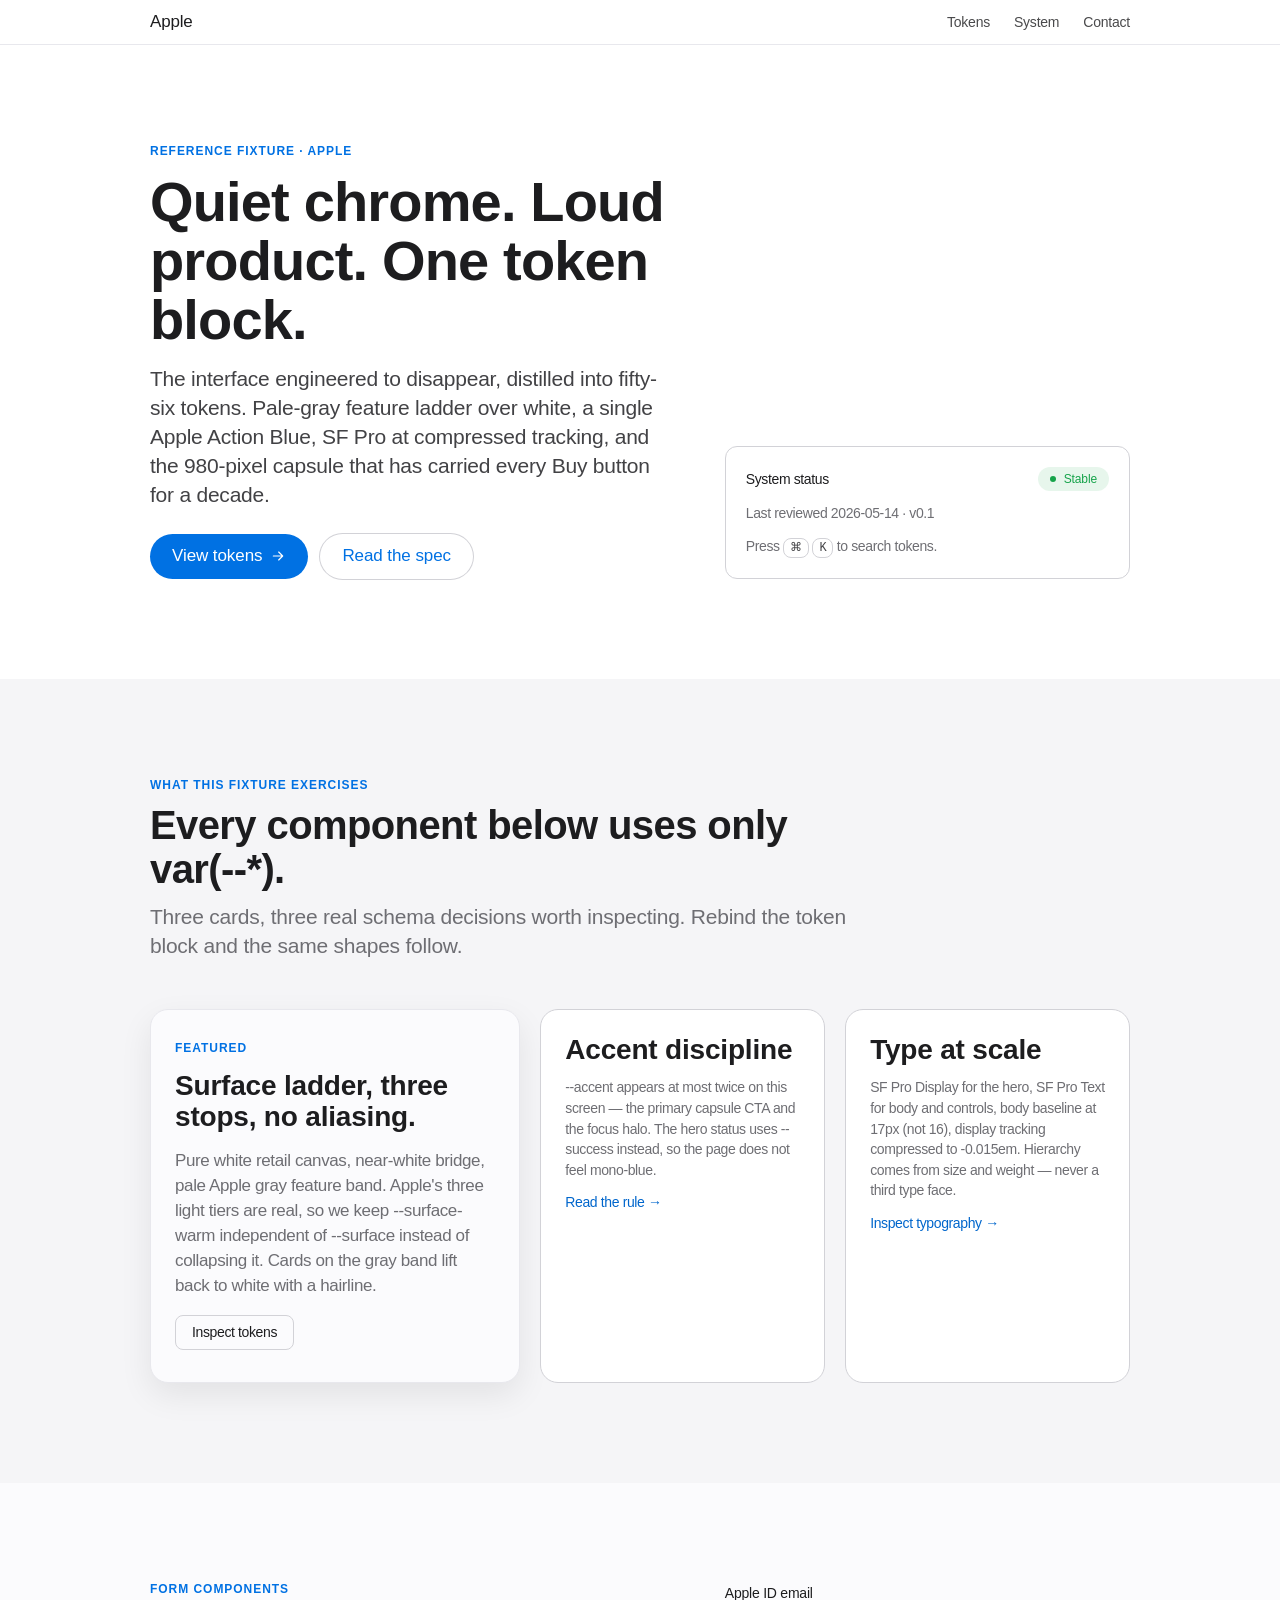
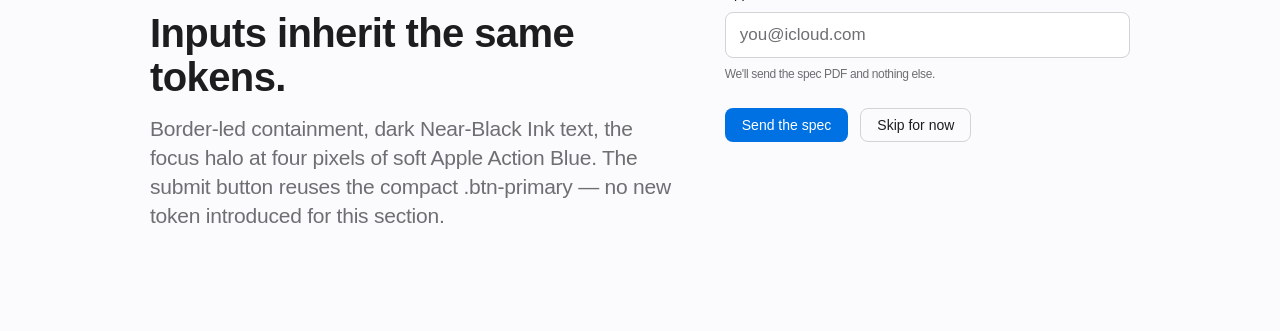
<file: design-systems/apple/components.html>
<!doctype html>
<html lang="en">
  <head>
    <meta charset="utf-8" />
    <meta name="viewport" content="width=device-width, initial-scale=1" />
    <title>Apple — reference components</title>
    <meta
      name="description"
      content="Reference fixture for design-systems/apple. Every visible
        token comes from tokens.css; the page itself follows Apple's
        editorial rules — pale-gray feature ladder over white, single
        Apple Action Blue accent capped at ≤2 visible uses per screen,
        SF Pro display at compressed tracking, and the signature 980px
        capsule CTA."
    />

    <style>
      /* :root paste — sourced verbatim from
         design-systems/apple/tokens.css. Keep this block in sync
         when tokens.css changes. The agent prompt instructs the
         Designer panelist to paste this block as the FIRST thing in
         their <style>, then reference everything below via var(...). */
      :root {
        --bg: #ffffff;
        --surface: #f5f5f7;
        --surface-warm: #fbfbfd;

        --fg: #1d1d1f;
        --fg-2: #424245;
        --muted: #6e6e73;
        --meta: #86868b;

        --border: #d2d2d7;
        --border-soft: #e8e8ed;

        --accent: #0071e3;
        --accent-on: #ffffff;
        --accent-hover: #0077ed;
        --accent-active: #0066cc;

        --success: #16a34a;
        --warn:    #eab308;
        --danger:  #dc2626;

        --font-display:
          "SF Pro Display", "SF Pro Icons", "Helvetica Neue", Helvetica, Arial, sans-serif;
        --font-body:
          "SF Pro Text", "SF Pro Icons", "Helvetica Neue", Helvetica, Arial, sans-serif;
        --font-mono:
          "SF Mono", ui-monospace, "JetBrains Mono", Menlo, Monaco, Consolas, monospace;

        --text-xs:   12px;
        --text-sm:   14px;
        --text-base: 17px;
        --text-lg:   21px;
        --text-xl:   28px;
        --text-2xl:  40px;
        --text-3xl:  56px;
        --text-4xl:  80px;

        --leading-body:  1.47;
        --leading-tight: 1.05;

        --tracking-display: -0.015em;

        --space-1:  4px;
        --space-2:  8px;
        --space-3:  12px;
        --space-4:  16px;
        --space-5:  20px;
        --space-6:  24px;
        --space-8:  32px;
        --space-12: 48px;

        --section-y-desktop: 100px;
        --section-y-tablet:  64px;
        --section-y-phone:   40px;

        --radius-sm:   8px;
        --radius-md:   12px;
        --radius-lg:   18px;
        --radius-pill: 980px;

        --elev-flat:   none;
        --elev-ring:   0 0 0 1px var(--border);
        --elev-raised: 0 12px 32px rgba(0, 0, 0, 0.08);

        --focus-ring: 0 0 0 4px color-mix(in oklab, var(--accent), transparent 65%);

        --motion-fast:   150ms;
        --motion-base:   220ms;
        --ease-standard: cubic-bezier(0.28, 0, 0.22, 1);

        --container-max:            1024px;
        --container-gutter-desktop: 22px;
        --container-gutter-tablet:  18px;
        --container-gutter-phone:   16px;
      }

      /* ─── Reset (minimal) ───────────────────────────────────────── */
      *, *::before, *::after { box-sizing: border-box; }
      html, body { margin: 0; padding: 0; }
      body {
        background: var(--bg);
        color: var(--fg);
        font-family: var(--font-body);
        font-size: var(--text-base);
        line-height: var(--leading-body);
        font-weight: 400;
        letter-spacing: -0.022em; /* SF Pro Text body, per DESIGN.md §3 */
        -webkit-font-smoothing: antialiased;
        -moz-osx-font-smoothing: grayscale;
      }

      /* ─── Layout primitives ─────────────────────────────────────── */
      .container {
        max-width: var(--container-max);
        margin-inline: auto;
        padding-inline: var(--container-gutter-desktop);
      }
      section {
        padding-block: var(--section-y-desktop);
      }
      /* Apple uses surface contrast, not borders, to separate chapters
         (DESIGN.md §5 — "section transitions rely more on surface
         changes than decorative separators"). The .band-* helpers
         below switch the chapter canvas while the container stays
         constant. */
      .band-light { background: var(--bg); color: var(--fg); }
      .band-soft  { background: var(--surface); color: var(--fg); }
      .band-warm  { background: var(--surface-warm); color: var(--fg); }
      @media (max-width: 1023px) {
        .container { padding-inline: var(--container-gutter-tablet); }
        section { padding-block: var(--section-y-tablet); }
      }
      @media (max-width: 639px) {
        .container { padding-inline: var(--container-gutter-phone); }
        section { padding-block: var(--section-y-phone); }
      }

      /* ─── Typography ────────────────────────────────────────────── */
      h1, h2, h3 {
        font-family: var(--font-display);
        margin: 0;
        color: var(--fg);
      }
      /* DESIGN.md §3 — Hero Display L (56px / 600 / 1.07). We set
         tracking via the display token so all hero copy compresses
         consistently. */
      h1 {
        font-size: var(--text-3xl);
        font-weight: 600;
        line-height: var(--leading-tight);
        letter-spacing: var(--tracking-display);
      }
      h2 {
        font-size: var(--text-2xl);
        font-weight: 600;
        line-height: 1.1;
        letter-spacing: var(--tracking-display);
      }
      h3 {
        font-size: var(--text-xl);
        font-weight: 600;
        line-height: 1.14;
        letter-spacing: -0.007em; /* DESIGN.md §3 — Card/Product Title */
      }
      p { margin: 0; }

      .lead {
        font-size: var(--text-lg);
        line-height: 1.38;
        color: var(--fg-2);
        font-weight: 400;
        letter-spacing: -0.011em;
      }
      .body-muted { color: var(--muted); }
      .body-meta  { color: var(--meta); font-size: var(--text-sm); }
      .body-sm    { font-size: var(--text-sm); }

      /* `.eyebrow` — small uppercase label above hero / section heads.
         DESIGN.md §3 has no eyebrow row in the hierarchy table; this
         is the agreed pattern for OD reference fixtures and uses the
         12px micro-UI tier with positive tracking so the rule reads
         as deliberate. */
      .eyebrow {
        font-family: var(--font-display);
        font-size: var(--text-xs);
        font-weight: 600;
        line-height: 1;
        color: var(--accent);
        text-transform: uppercase;
        letter-spacing: 0.08em;
      }

      .stack-3 > * + * { margin-block-start: var(--space-3); }
      .stack-4 > * + * { margin-block-start: var(--space-4); }
      .stack-6 > * + * { margin-block-start: var(--space-6); }

      /* ─── Buttons ─────────────────────────────────────────────────
       * Apple's CTA family is split across two silhouettes:
       *   - .btn-pill / .btn-pill-secondary  — the signature 980px
       *     capsule used on every marketing hero and product page.
       *   - .btn / .btn-primary / .btn-secondary — the 8/12px-radius
       *     compact controls used in commerce / configurator
       *     surfaces where the capsule would feel too marketing-y.
       *
       * Both share base sizing (8/15px padding per DESIGN.md §4) and
       * the focus halo. Hover lifts the blue (--accent-hover) rather
       * than darkens it — Apple's documented behaviour. Press scales
       * the button down 2% per DESIGN.md §4 ("active controls
       * commonly reduce scale to indicate physical press"). */
      .btn {
        display: inline-flex;
        align-items: center;
        gap: var(--space-2);
        padding: 8px 16px;
        border: 1px solid transparent;
        border-radius: var(--radius-sm);
        font-family: var(--font-body);
        font-weight: 500;
        font-size: var(--text-sm);
        line-height: 1.2;
        cursor: pointer;
        text-decoration: none;
        transition:
          background-color var(--motion-fast) var(--ease-standard),
          border-color    var(--motion-fast) var(--ease-standard),
          transform       var(--motion-fast) var(--ease-standard),
          box-shadow      var(--motion-fast) var(--ease-standard);
      }
      .btn:focus-visible {
        outline: none;
        box-shadow: var(--focus-ring);
      }
      .btn:active { transform: scale(0.98); }

      .btn-primary {
        background: var(--accent);
        color: var(--accent-on);
      }
      .btn-primary:hover  { background: var(--accent-hover); }
      .btn-primary:active { background: var(--accent-active); }

      .btn-secondary {
        background: transparent;
        color: var(--fg);
        border-color: var(--border);
      }
      .btn-secondary:hover {
        background: var(--surface);
        border-color: var(--meta);
      }

      /* The Apple capsule. --radius-pill is bound to 980px in tokens
         (the literal published Apple value); the geometry is the
         brand signature and earns its own component. */
      .btn-pill {
        display: inline-flex;
        align-items: center;
        gap: var(--space-2);
        padding: 12px 22px;
        border: none;
        border-radius: var(--radius-pill);
        font-family: var(--font-body);
        font-weight: 400;
        font-size: var(--text-base);
        line-height: 1.2;
        letter-spacing: -0.005em;
        cursor: pointer;
        text-decoration: none;
        background: var(--accent);
        color: var(--accent-on);
        transition:
          background-color var(--motion-fast) var(--ease-standard),
          transform        var(--motion-fast) var(--ease-standard),
          box-shadow       var(--motion-fast) var(--ease-standard);
      }
      .btn-pill:hover  { background: var(--accent-hover); }
      .btn-pill:active { background: var(--accent-active); transform: scale(0.98); }
      .btn-pill:focus-visible {
        outline: none;
        box-shadow: var(--focus-ring);
      }
      .btn-pill-secondary {
        background: transparent;
        color: var(--accent);
        box-shadow: var(--elev-ring);
      }
      .btn-pill-secondary:hover {
        background: var(--surface);
        color: var(--accent-hover);
      }
      .btn-pill-secondary:active {
        color: var(--accent-active);
        transform: scale(0.98);
      }

      /* ─── Inputs ────────────────────────────────────────────────
       * Apple's retail inputs are border-led rather than fill-led —
       * a hairline #d2d2d7 box on white, dark text, the focus halo
       * tightens the border to --accent and adds the blue glow.
       * Density stays quiet so device imagery dominates. */
      .field {
        display: flex;
        flex-direction: column;
        gap: var(--space-2);
      }
      .field label {
        font-size: var(--text-sm);
        font-weight: 500;
        color: var(--fg);
        letter-spacing: -0.016em;
      }
      .field input {
        padding: 12px 14px;
        border-radius: var(--radius-sm);
        border: 1px solid var(--border);
        background: var(--bg);
        color: var(--fg);
        font-family: var(--font-body);
        font-size: var(--text-base);
        line-height: 1.2;
        outline: none;
        transition:
          border-color var(--motion-fast) var(--ease-standard),
          box-shadow   var(--motion-fast) var(--ease-standard);
      }
      .field input::placeholder { color: var(--muted); }
      .field input:hover { border-color: var(--meta); }
      .field input:focus-visible {
        border-color: var(--accent);
        box-shadow: var(--focus-ring);
      }
      .field-help {
        font-size: var(--text-xs);
        color: var(--muted);
      }

      /* ─── Cards ─────────────────────────────────────────────────
       * Two intents:
       *   - .card           plain editorial / product card. Lives on
       *                     pale gray (--surface) bands; lifts to
       *                     white (--bg) with a hairline. No shadow
       *                     by default — surface contrast does the
       *                     work.
       *   - .card-feature   featured spotlight. Squircle 18px
       *                     (--radius-lg), the soft Apple shadow on
       *                     hover. Used sparingly — one per band. */
      .card {
        background: var(--bg);
        border: 1px solid var(--border);
        border-radius: var(--radius-lg);
        padding: var(--space-6);
        display: flex;
        flex-direction: column;
        gap: var(--space-3);
        transition: box-shadow var(--motion-base) var(--ease-standard);
      }
      .card:hover {
        box-shadow: var(--elev-raised);
      }
      .card-feature {
        background: var(--surface-warm);
        border: 1px solid var(--border-soft);
        border-radius: var(--radius-lg);
        padding: var(--space-8) var(--space-6);
        display: flex;
        flex-direction: column;
        gap: var(--space-4);
        box-shadow: var(--elev-raised);
      }

      /* ─── Badges ──────────────────────────────────────────────── */
      .badge {
        display: inline-flex;
        align-items: center;
        gap: var(--space-2);
        padding: 4px var(--space-3);
        border-radius: var(--radius-pill);
        font-family: var(--font-body);
        font-size: var(--text-xs);
        font-weight: 500;
        line-height: 1.4;
        letter-spacing: -0.01em;
      }
      .badge-success {
        color: var(--success);
        background: color-mix(in oklab, var(--success), transparent 90%);
      }
      .badge-muted {
        color: var(--muted);
        background: color-mix(in oklab, var(--muted), transparent 88%);
      }
      .badge-dot {
        width: 6px;
        height: 6px;
        border-radius: 50%;
        background: currentColor;
      }

      /* ─── Links ─────────────────────────────────────────────────
       * Apple's link tone uses Body Link Blue (#0066cc, our
       * --accent-active) for inline reading, with the chevron-arrow
       * suffix on call-to-action links. The base color is --accent
       * for buttons / nav; here we re-bind for the inline reading
       * tone via --accent-active. */
      a {
        color: var(--accent-active);
        text-decoration: none;
      }
      a:hover {
        text-decoration: underline;
        text-underline-offset: 3px;
      }

      /* ─── Kbd ─────────────────────────────────────────────────── */
      kbd {
        font-family: var(--font-mono);
        font-size: var(--text-xs);
        font-weight: 500;
        padding: 2px 6px;
        border-radius: var(--radius-sm);
        border: 1px solid var(--border);
        background: var(--bg);
        color: var(--fg-2);
      }

      /* ─── Distinctive: glass nav strip ──────────────────────────
       * DESIGN.md §4 — "Global Marketing Nav: compact dark translucent
       * bar with small-type links and restrained iconography." We
       * implement the light counterpart: a frosted white strip with
       * backdrop-blur, hairline bottom border, and SF Pro Text 14px
       * link tier. The blur is what gives Apple chrome its signature
       * "atmospheric layering" (DESIGN.md §6). */
      .nav {
        position: sticky;
        top: 0;
        z-index: 10;
        background: color-mix(in oklab, var(--bg), transparent 20%);
        -webkit-backdrop-filter: saturate(180%) blur(20px);
        backdrop-filter:         saturate(180%) blur(20px);
        border-bottom: 1px solid var(--border-soft);
      }
      .nav-inner {
        max-width: var(--container-max);
        margin-inline: auto;
        padding-inline: var(--container-gutter-desktop);
        height: 44px;
        display: flex;
        align-items: center;
        justify-content: space-between;
        gap: var(--space-6);
      }
      .nav-brand {
        font-family: var(--font-display);
        font-size: var(--text-base);
        font-weight: 500;
        color: var(--fg);
        letter-spacing: -0.011em;
      }
      .nav-links {
        display: flex;
        gap: var(--space-6);
        list-style: none;
        padding: 0;
        margin: 0;
      }
      .nav-links a {
        font-size: var(--text-sm);
        font-weight: 400;
        color: var(--fg);
        letter-spacing: -0.016em;
        opacity: 0.8;
        transition: opacity var(--motion-fast) var(--ease-standard);
      }
      .nav-links a:hover {
        opacity: 1;
        text-decoration: none;
      }
      @media (max-width: 639px) {
        .nav-inner { gap: var(--space-3); padding-inline: var(--container-gutter-phone); }
        .nav-links { gap: var(--space-4); }
      }

      /* ─── Section-specific layout ───────────────────────────── */
      .hero-grid {
        display: grid;
        grid-template-columns: 1.3fr 1fr;
        gap: var(--space-12);
        align-items: end;
      }
      @media (max-width: 1023px) {
        .hero-grid { grid-template-columns: 1fr; gap: var(--space-8); }
      }
      .hero-actions {
        display: flex;
        flex-wrap: wrap;
        gap: var(--space-3);
        margin-block-start: var(--space-6);
      }
      .hero-meta {
        display: flex;
        flex-direction: column;
        gap: var(--space-3);
        padding: var(--space-5);
        border: 1px solid var(--border);
        border-radius: var(--radius-md);
        background: var(--bg);
      }
      .features-grid {
        display: grid;
        grid-template-columns: 1.3fr 1fr 1fr;
        gap: var(--space-5);
      }
      @media (max-width: 1023px) {
        .features-grid { grid-template-columns: 1fr 1fr; }
        .features-grid > :first-child { grid-column: span 2; }
      }
      @media (max-width: 639px) {
        .features-grid { grid-template-columns: 1fr; }
        .features-grid > :first-child { grid-column: auto; }
      }
      .form-row {
        display: grid;
        grid-template-columns: 1.3fr 1fr;
        gap: var(--space-12);
        align-items: start;
      }
      @media (max-width: 1023px) {
        .form-row { grid-template-columns: 1fr; gap: var(--space-8); }
      }
      .form {
        display: flex;
        flex-direction: column;
        gap: var(--space-4);
        max-width: 420px;
      }
      .form-actions {
        display: flex;
        flex-wrap: wrap;
        gap: var(--space-3);
        margin-block-start: var(--space-2);
      }
      .icon { width: 16px; height: 16px; flex-shrink: 0; }
      .row-between {
        display: flex;
        align-items: center;
        justify-content: space-between;
        gap: var(--space-3);
      }
    </style>
  </head>
  <body>
    <!-- ════════════════════════════════════════════════════════════
         NAV — Apple's distinctive frosted-glass strip. Sticky to top,
         44px tall, SF Pro Text 14px links at 0.8 opacity that
         brighten on hover. Backdrop saturate + blur is what gives
         Apple chrome its atmospheric layering (DESIGN.md §6).
    ═══════════════════════════════════════════════════════════════ -->
    <header class="nav" data-od-id="nav">
      <div class="nav-inner">
        <span class="nav-brand">Apple</span>
        <nav aria-label="Primary">
          <ul class="nav-links">
            <li><a href="#hero">Tokens</a></li>
            <li><a href="#features">System</a></li>
            <li><a href="#form">Contact</a></li>
          </ul>
        </nav>
      </div>
    </header>

    <main>
      <!-- ════════════════════════════════════════════════════════════
           HERO — exercises: h1 (56px display, tracking -0.015em),
           .lead, .eyebrow, .btn-pill (the signature 980px capsule)
           paired with .btn-pill-secondary (ring-edge counterpart),
           kbd, .badge-success. Asymmetric grid (1.3:1) so the
           composition doesn't read as a generic centered template.
      ═══════════════════════════════════════════════════════════════ -->
      <section class="band-light" data-od-id="hero" id="hero">
        <div class="container">
          <div class="hero-grid">
            <div class="stack-4">
              <p class="eyebrow">Reference fixture · Apple</p>
              <h1>Quiet chrome. Loud product. One token block.</h1>
              <p class="lead" style="max-width: 52ch">
                The interface engineered to disappear, distilled into
                fifty-six tokens. Pale-gray feature ladder over white,
                a single Apple Action Blue, SF Pro at compressed
                tracking, and the 980-pixel capsule that has carried
                every Buy button for a decade.
              </p>
              <div class="hero-actions">
                <a href="./tokens.css" class="btn-pill">
                  View tokens
                  <svg
                    class="icon"
                    viewBox="0 0 24 24"
                    fill="none"
                    stroke="currentColor"
                    stroke-width="1.75"
                    stroke-linecap="round"
                    stroke-linejoin="round"
                    aria-hidden="true"
                  >
                    <path d="M5 12h14M13 6l6 6-6 6" />
                  </svg>
                </a>
                <a href="./DESIGN.md" class="btn-pill btn-pill-secondary">
                  Read the spec
                </a>
              </div>
            </div>

            <aside class="hero-meta" aria-label="System status">
              <div class="row-between">
                <span class="body-sm">System status</span>
                <span class="badge badge-success">
                  <span class="badge-dot" aria-hidden="true"></span>
                  Stable
                </span>
              </div>
              <p class="body-sm body-muted">
                Last reviewed
                <time datetime="2026-05-14">2026-05-14</time> · v0.1
              </p>
              <p class="body-sm body-muted">
                Press <kbd>⌘</kbd> <kbd>K</kbd> to search tokens.
              </p>
            </aside>
          </div>
        </div>
      </section>

      <!-- ════════════════════════════════════════════════════════════
           FEATURES — band switches to pale Apple gray (--surface),
           cards lift back to white with a hairline. The first card
           is .card-feature (squircle, soft Apple shadow), the next
           two are plain .card. Each card describes a real property
           of this fixture (no "feature one/two/three" filler).
      ═══════════════════════════════════════════════════════════════ -->
      <section class="band-soft" data-od-id="features" id="features">
        <div class="container">
          <div class="stack-3" style="max-width: 720px">
            <p class="eyebrow">What this fixture exercises</p>
            <h2>Every component below uses only var(--*).</h2>
            <p class="lead body-muted">
              Three cards, three real schema decisions worth
              inspecting. Rebind the token block and the same shapes
              follow.
            </p>
          </div>

          <div class="features-grid" style="margin-block-start: var(--space-12)">
            <article class="card-feature">
              <p class="eyebrow">Featured</p>
              <h3>Surface ladder, three stops, no aliasing.</h3>
              <p class="body-muted">
                Pure white retail canvas, near-white bridge, pale
                Apple gray feature band. Apple's three light tiers
                are real, so we keep --surface-warm independent of
                --surface instead of collapsing it. Cards on the
                gray band lift back to white with a hairline.
              </p>
              <div>
                <a href="./tokens.css" class="btn btn-secondary">
                  Inspect tokens
                </a>
              </div>
            </article>

            <article class="card">
              <h3>Accent discipline</h3>
              <p class="body-muted body-sm">
                --accent appears at most twice on this screen — the
                primary capsule CTA and the focus halo. The hero
                status uses --success instead, so the page does not
                feel mono-blue.
              </p>
              <a href="./DESIGN.md" class="body-sm">Read the rule →</a>
            </article>

            <article class="card">
              <h3>Type at scale</h3>
              <p class="body-muted body-sm">
                SF Pro Display for the hero, SF Pro Text for body and
                controls, body baseline at 17px (not 16), display
                tracking compressed to -0.015em. Hierarchy comes from
                size and weight — never a third type face.
              </p>
              <a href="./tokens.css" class="body-sm">Inspect typography →</a>
            </article>
          </div>
        </div>
      </section>

      <!-- ════════════════════════════════════════════════════════════
           FORM — exercises: .field, input :focus-visible (border
           tightens to --accent + the 4px blue halo), .btn-primary
           (the compact 8px-radius commerce CTA), .btn-secondary
           (border-led counterpart), .field-help. Band switches to
           the warm near-white tier so the form reads as a quiet
           transactional surface, not a hero.
      ═══════════════════════════════════════════════════════════════ -->
      <section class="band-warm" data-od-id="form" id="form">
        <div class="container">
          <div class="form-row">
            <div class="stack-4">
              <p class="eyebrow">Form components</p>
              <h2>Inputs inherit the same tokens.</h2>
              <p class="lead body-muted" style="max-width: 48ch">
                Border-led containment, dark Near-Black Ink text, the
                focus halo at four pixels of soft Apple Action Blue.
                The submit button reuses the compact .btn-primary —
                no new token introduced for this section.
              </p>
            </div>

            <form class="form" onsubmit="event.preventDefault();">
              <div class="field">
                <label for="email">Apple ID email</label>
                <input
                  id="email"
                  type="email"
                  placeholder="you@icloud.com"
                  autocomplete="email"
                  required
                />
                <p class="field-help">
                  We'll send the spec PDF and nothing else.
                </p>
              </div>
              <div class="form-actions">
                <button type="submit" class="btn btn-primary">
                  Send the spec
                </button>
                <button type="button" class="btn btn-secondary">
                  Skip for now
                </button>
              </div>
            </form>
          </div>
        </div>
      </section>
    </main>
  </body>
</html>
</file>
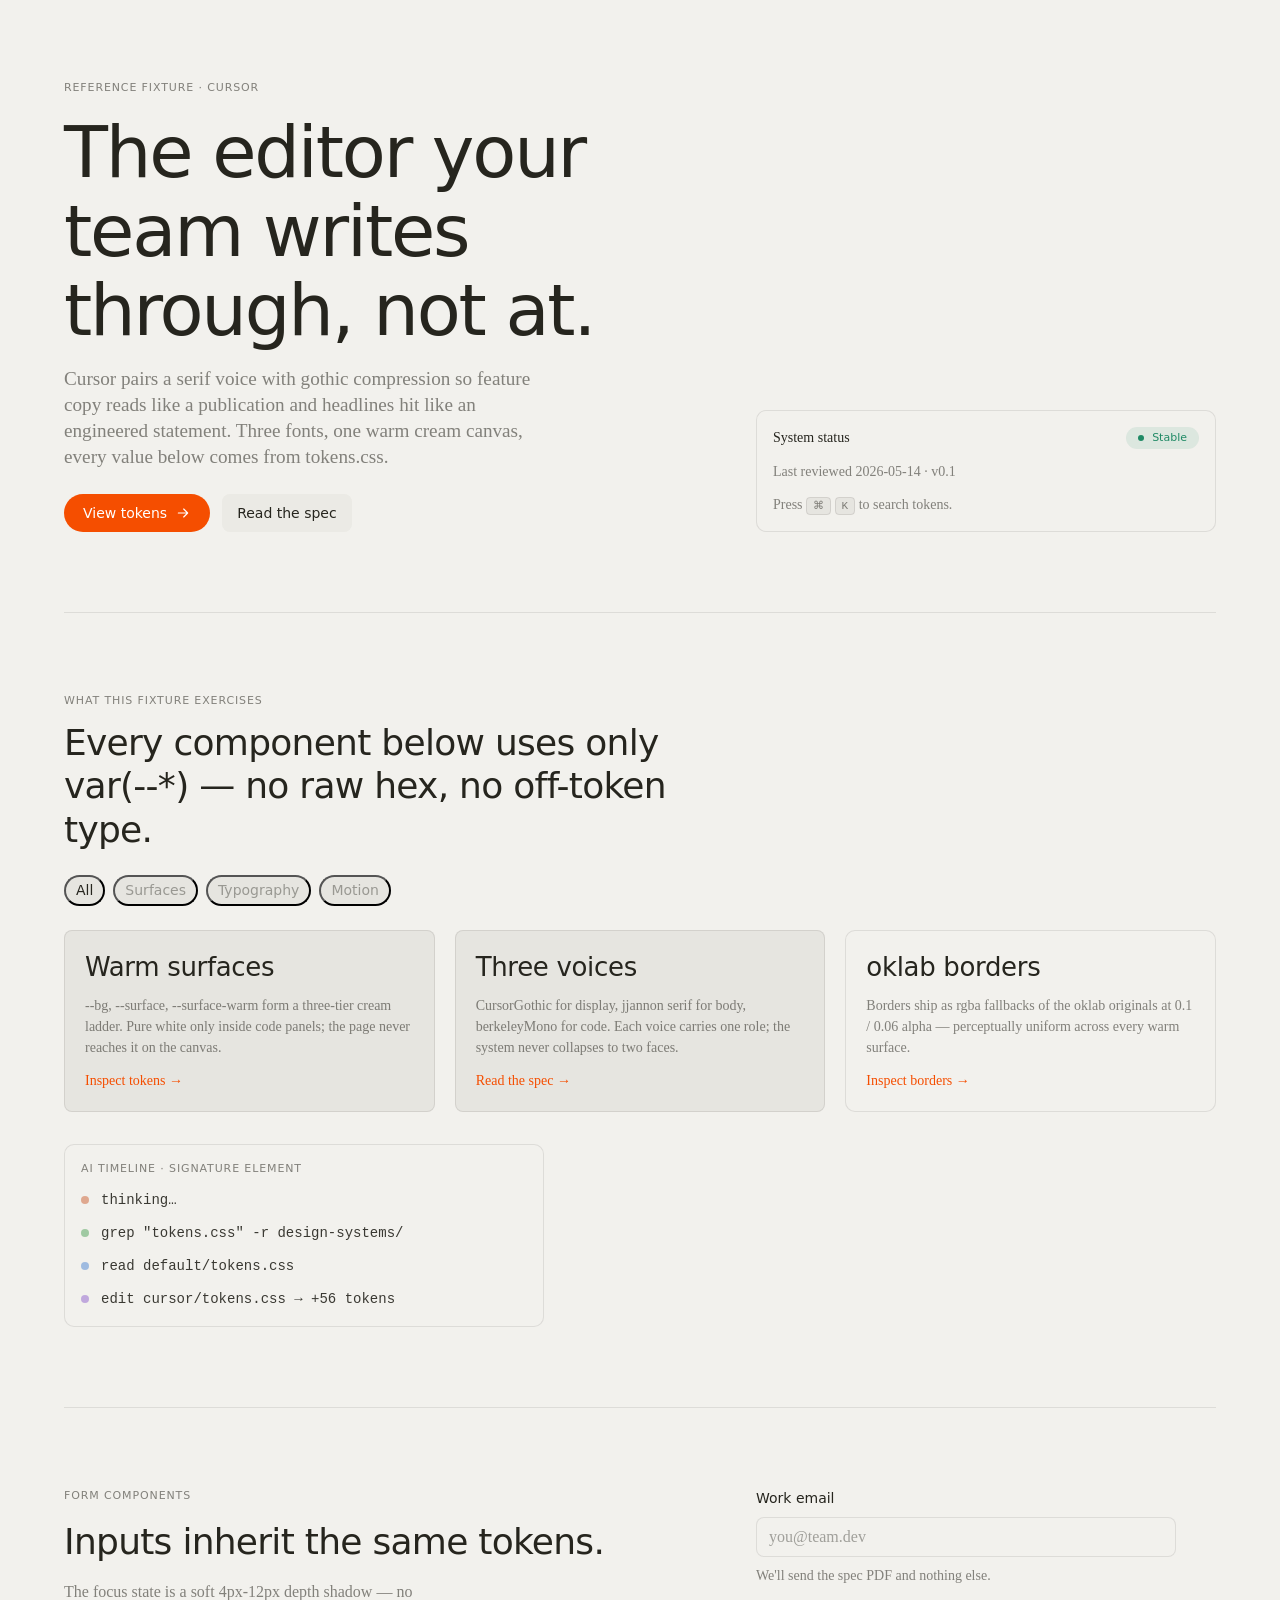
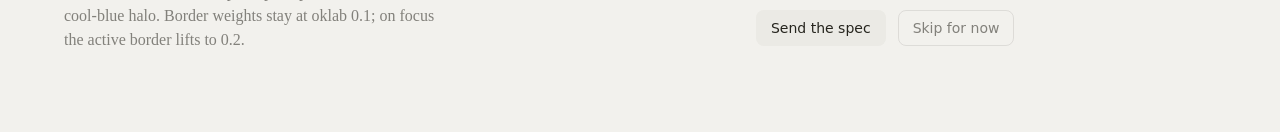
<file: design-systems/cursor/components.html>
<!doctype html>
<html lang="en">
  <head>
    <meta charset="utf-8" />
    <meta name="viewport" content="width=device-width, initial-scale=1" />
    <title>Cursor — reference components</title>
    <meta
      name="description"
      content="Reference fixture for design-systems/cursor. Every visible
        value comes from tokens.css; if the agent paste-replaces the
        :root block and reuses the component selectors below verbatim,
        the artifact passes lint without further audit. Cursor's
        signature moves: warm cream surfaces, three typographic voices
        (CursorGothic / jjannon / berkeleyMono), oklab borders rendered
        as rgba fallback, hover-text shifts to --danger crimson, and
        diffused atmospheric shadows."
    />

    <style>
      /* :root paste — sourced verbatim from
         design-systems/cursor/tokens.css. Keep this block in sync
         when tokens.css changes. The agent prompt instructs the
         Designer panelist to paste this block as the FIRST thing in
         their <style>, then reference everything below via var(...). */
      :root {
        --bg: #f2f1ed;
        --surface: #e6e5e0;
        --surface-warm: #ebeae5;

        --fg: #26251e;
        --fg-2: rgba(38, 37, 30, 0.9);
        --muted: rgba(38, 37, 30, 0.55);
        --meta: rgba(38, 37, 30, 0.4);

        --border: rgba(38, 37, 30, 0.1);
        --border-soft: rgba(38, 37, 30, 0.06);

        --accent: #f54e00;
        --accent-on: #ffffff;
        --accent-hover: color-mix(in oklab, var(--accent), black 8%);
        --accent-active: color-mix(in oklab, var(--accent), black 14%);

        --success: #1f8a65;
        --warn: #eab308;
        --danger: #cf2d56;

        --font-display: "CursorGothic", "CursorGothic Fallback", system-ui, "Helvetica Neue", Helvetica, Arial, sans-serif;
        --font-body: "jjannon", "Iowan Old Style", "Palatino Linotype", "URW Palladio L", P052, ui-serif, Georgia, Cambria, "Times New Roman", Times, serif;
        --font-mono: "berkeleyMono", ui-monospace, SFMono-Regular, Menlo, Monaco, Consolas, "Liberation Mono", "Courier New", monospace;

        --text-xs: 11px;
        --text-sm: 14px;
        --text-base: 16px;
        --text-lg: 19.2px;
        --text-xl: 22px;
        --text-2xl: 26px;
        --text-3xl: 36px;
        --text-4xl: 72px;

        --leading-body: 1.5;
        --leading-tight: 1.10;
        --tracking-display: -0.03em;

        --space-1: 4px;
        --space-2: 8px;
        --space-3: 12px;
        --space-4: 16px;
        --space-5: 20px;
        --space-6: 24px;
        --space-8: 32px;
        --space-12: 48px;

        --section-y-desktop: 80px;
        --section-y-tablet: 48px;
        --section-y-phone: 32px;

        --radius-sm: 8px;
        --radius-md: 10px;
        --radius-lg: 12px;
        --radius-pill: 9999px;

        --elev-flat: none;
        --elev-ring: 0 0 0 1px var(--border);
        --elev-raised:
          0 28px 70px rgba(0, 0, 0, 0.14),
          0 14px 32px rgba(0, 0, 0, 0.1),
          0 0 0 1px var(--border);

        --focus-ring: 0 4px 12px rgba(0, 0, 0, 0.1);

        --motion-fast: 150ms;
        --motion-base: 200ms;
        --ease-standard: ease;

        --container-max: 1200px;
        --container-gutter-desktop: 24px;
        --container-gutter-tablet: 16px;
        --container-gutter-phone: 12px;
      }

      /* ─── Reset (minimal) ───────────────────────────────────── */
      *, *::before, *::after { box-sizing: border-box; }
      html, body { margin: 0; padding: 0; }
      body {
        background: var(--bg);
        color: var(--fg);
        /* Body uses jjannon serif. The three-voice system is a brand
           signature; do not collapse to one font for "simplicity". */
        font-family: var(--font-body);
        font-size: var(--text-base);
        line-height: var(--leading-body);
        font-feature-settings: "cswh"; /* contextual swash alternates */
        -webkit-font-smoothing: antialiased;
      }

      /* ─── Layout primitives ─────────────────────────────────── */
      .container {
        max-width: var(--container-max);
        margin-inline: auto;
        padding-inline: var(--container-gutter-desktop);
      }
      section { padding-block: var(--section-y-desktop); }
      section + section {
        /* Cursor's section separation is via tone shift + spacing,
           not hard rules. The ring is intentionally faint. */
        border-top: 1px solid var(--border);
      }
      @media (max-width: 1023px) {
        .container { padding-inline: var(--container-gutter-tablet); }
        section { padding-block: var(--section-y-tablet); }
      }
      @media (max-width: 639px) {
        .container { padding-inline: var(--container-gutter-phone); }
        section { padding-block: var(--section-y-phone); }
      }

      /* ─── Typography ────────────────────────────────────────── */
      h1, h2, h3 {
        font-family: var(--font-display);
        line-height: var(--leading-tight);
        margin: 0;
        /* CursorGothic uses weight 400 almost exclusively; size +
           tracking carry hierarchy, not weight (DESIGN.md §3.4). */
        font-weight: 400;
      }
      h1 {
        /* Hero uses --text-4xl=72px with the full -0.03em tracking. */
        font-size: var(--text-4xl);
        letter-spacing: var(--tracking-display);
      }
      h2 {
        font-size: var(--text-3xl);
        /* 36px section heading: line-height 1.20, tracking -0.72px (-0.02em).
           Overrides the shared 1.10 (--leading-tight) set on h1/h2/h3 above. */
        line-height: 1.20;
        letter-spacing: -0.02em;
      }
      h3 {
        font-size: var(--text-2xl);
        /* 26px sub-heading: line-height 1.25, tracking -0.325px (-0.0125em).
           Overrides the shared 1.10 (--leading-tight) set on h1/h2/h3 above. */
        line-height: 1.25;
        letter-spacing: -0.0125em;
      }
      p { margin: 0; }
      .lead {
        /* Lead body in serif voice — Cursor's editorial signature. */
        font-family: var(--font-body);
        font-size: var(--text-lg);
        line-height: 1.35;
        color: var(--muted);
      }
      .body-muted { color: var(--muted); }
      .body-sm { font-size: var(--text-sm); }
      .body-mono { font-family: var(--font-mono); font-size: var(--text-sm); }
      /* `.eyebrow` — uppercase micro label, system-ui voice. Letter
         spacing is well above craft/typography.md's 0.06em floor. */
      .eyebrow {
        font-family: var(--font-display);
        font-size: var(--text-xs);
        color: var(--muted);
        text-transform: uppercase;
        letter-spacing: 0.08em;
        font-weight: 500;
      }
      .stack-3 > * + * { margin-block-start: var(--space-3); }
      .stack-4 > * + * { margin-block-start: var(--space-4); }
      .stack-6 > * + * { margin-block-start: var(--space-6); }

      /* ─── Buttons ───────────────────────────────────────────── */
      /* Cursor's primary CTA is NOT accent-bg — it is warm-surface bg
         with dark text, signature for the brand. The accent orange
         appears on link decoration and on the "accent pill" CTA used
         sparingly (≤1 per screen). The hover signature is a text-color
         shift to --danger (warm crimson), not bg-darken. */
      .btn {
        display: inline-flex;
        align-items: center;
        gap: var(--space-2);
        padding: 10px 14px;
        border-radius: var(--radius-sm);
        font-family: var(--font-display);
        font-size: var(--text-sm);
        font-weight: 400;
        line-height: 1;
        cursor: pointer;
        border: 1px solid transparent;
        transition:
          color var(--motion-fast) var(--ease-standard),
          background-color var(--motion-fast) var(--ease-standard),
          box-shadow var(--motion-base) var(--ease-standard);
        text-decoration: none;
      }
      .btn:focus-visible {
        outline: none;
        /* DESIGN.md §7: focus is depth (4 12 0.1), not halo. */
        box-shadow: var(--focus-ring);
      }
      /* Primary — warm-surface CTA. */
      .btn-primary {
        background: var(--surface-warm);
        color: var(--fg);
      }
      .btn-primary:hover { color: var(--danger); }
      .btn-primary:active { background: var(--surface); }
      /* Secondary — ghost on warm surface. */
      .btn-secondary {
        background: transparent;
        color: var(--muted);
        border-color: var(--border);
      }
      .btn-secondary:hover {
        color: var(--danger);
        border-color: rgba(38, 37, 30, 0.2);
      }
      /* Accent pill — used at most once per screen for the loudest CTA.
         This is the only place on the page where --accent is a bg. */
      .btn-accent {
        background: var(--accent);
        color: var(--accent-on);
        border-radius: var(--radius-pill);
        padding: 10px 18px;
      }
      .btn-accent:hover { background: var(--accent-hover); }
      .btn-accent:active { background: var(--accent-active); }

      /* ─── Pill tags ─────────────────────────────────────────── */
      /* Cursor's full-pill (9999px) badges/filters — DESIGN.md §4.1. */
      .pill {
        display: inline-flex;
        align-items: center;
        gap: var(--space-2);
        padding: 3px 10px;
        border-radius: var(--radius-pill);
        background: var(--surface);
        color: var(--meta);
        font-family: var(--font-display);
        font-size: var(--text-sm);
        font-weight: 400;
        line-height: 1.5;
      }
      .pill-active {
        background: rgba(38, 37, 30, 0.06); /* deeper surface for selected state */
        color: var(--fg);
      }

      /* ─── Inputs ────────────────────────────────────────────── */
      .field {
        display: flex;
        flex-direction: column;
        gap: var(--space-2);
      }
      .field label {
        font-family: var(--font-display);
        font-size: var(--text-sm);
        font-weight: 500;
        color: var(--fg);
      }
      .field input {
        padding: 10px 12px;
        border-radius: var(--radius-sm);
        border: 1px solid var(--border);
        background: var(--bg);
        color: var(--fg);
        font-family: var(--font-body);
        font-size: var(--text-base);
        outline: none;
        transition:
          border-color var(--motion-fast) var(--ease-standard),
          box-shadow var(--motion-base) var(--ease-standard);
      }
      .field input:focus-visible {
        outline: none;
        border-color: rgba(38, 37, 30, 0.2);
        box-shadow: var(--focus-ring);
      }
      .field input::placeholder { color: var(--meta); }
      .field-help {
        font-family: var(--font-body);
        font-size: var(--text-sm);
        color: var(--muted);
      }

      /* ─── Cards ─────────────────────────────────────────────── */
      .card {
        background: var(--surface);
        border: 1px solid var(--border);
        border-radius: var(--radius-sm);
        padding: var(--space-5);
        display: flex;
        flex-direction: column;
        gap: var(--space-3);
        transition: box-shadow var(--motion-base) var(--ease-standard);
      }
      .card:hover {
        /* DESIGN.md §7: hover shadow intensification (ambient → elevated). */
        box-shadow: var(--elev-raised);
      }
      .card-featured {
        /* Featured card uses the larger 10px radius (DESIGN.md §5.4). */
        border-radius: var(--radius-md);
        background: var(--bg);
      }

      /* ─── Badges ────────────────────────────────────────────── */
      .badge {
        display: inline-flex;
        align-items: center;
        gap: var(--space-2);
        padding: 2px var(--space-3);
        border-radius: var(--radius-pill);
        font-family: var(--font-display);
        font-size: var(--text-xs);
        font-weight: 500;
        line-height: 1.6;
      }
      .badge-success {
        color: var(--success);
        background: color-mix(in oklab, var(--success), transparent 90%);
      }
      .badge-muted {
        color: var(--muted);
        background: color-mix(in oklab, var(--muted), transparent 88%);
      }
      .badge-dot {
        width: 6px;
        height: 6px;
        border-radius: 50%;
        background: currentColor;
      }

      /* ─── Links ─────────────────────────────────────────────── */
      a {
        color: var(--accent);
        text-decoration: none;
      }
      a:hover {
        text-decoration: underline;
        text-underline-offset: 3px;
        text-decoration-color: var(--meta);
      }

      /* ─── Kbd ───────────────────────────────────────────────── */
      kbd {
        font-family: var(--font-mono);
        font-size: var(--text-xs);
        padding: 2px 6px;
        border-radius: 4px;
        border: 1px solid var(--border);
        background: var(--surface);
        color: var(--muted);
      }

      /* ─── AI timeline (decorative, signature element) ──────── */
      /* DESIGN.md §4.7 — Cursor's AI timeline shows four states with
         soft "warm pastel" colors. These are decorative state markers,
         intentionally NOT promoted to brand surface tokens. */
      .timeline {
        display: flex;
        flex-direction: column;
        gap: var(--space-3);
        padding: var(--space-4);
        background: var(--bg);
        border: 1px solid var(--border);
        border-radius: var(--radius-md);
      }
      .timeline-step {
        display: flex;
        align-items: center;
        gap: var(--space-3);
        font-family: var(--font-mono);
        font-size: var(--text-sm);
        color: var(--fg-2);
      }
      .timeline-dot {
        width: 8px;
        height: 8px;
        border-radius: 50%;
        flex-shrink: 0;
      }
      .timeline-thinking .timeline-dot { background: #dfa88f; }
      .timeline-grep     .timeline-dot { background: #9fc9a2; }
      .timeline-read     .timeline-dot { background: #9fbbe0; }
      .timeline-edit     .timeline-dot { background: #c0a8dd; }

      /* ─── Section-specific layout ───────────────────────────── */
      .hero-grid {
        display: grid;
        /* Asymmetric hero — keeps the page from looking like an
           AI-default centered template. */
        grid-template-columns: 1.4fr 1fr;
        gap: var(--space-12);
        align-items: end;
      }
      @media (max-width: 1023px) {
        .hero-grid { grid-template-columns: 1fr; gap: var(--space-8); }
      }
      .hero-actions {
        display: flex;
        gap: var(--space-3);
        margin-block-start: var(--space-6);
      }
      .hero-meta {
        display: flex;
        flex-direction: column;
        gap: var(--space-3);
        padding: var(--space-4);
        border: 1px solid var(--border);
        border-radius: var(--radius-md);
        background: var(--bg);
      }
      .features-grid {
        display: grid;
        grid-template-columns: repeat(3, 1fr);
        gap: var(--space-5);
      }
      @media (max-width: 1023px) {
        .features-grid { grid-template-columns: 1fr 1fr; }
      }
      @media (max-width: 639px) {
        .features-grid { grid-template-columns: 1fr; }
      }
      .form-row {
        display: grid;
        grid-template-columns: 1.4fr 1fr;
        gap: var(--space-12);
        align-items: start;
      }
      @media (max-width: 1023px) {
        .form-row { grid-template-columns: 1fr; }
      }
      .form {
        display: flex;
        flex-direction: column;
        gap: var(--space-4);
        max-width: 420px;
      }
      .form-actions {
        display: flex;
        gap: var(--space-3);
        margin-block-start: var(--space-2);
      }
      .filter-row {
        display: flex;
        gap: var(--space-2);
        flex-wrap: wrap;
      }
      .icon { width: 16px; height: 16px; flex-shrink: 0; }
      .row-between {
        display: flex;
        align-items: center;
        justify-content: space-between;
        gap: var(--space-3);
      }
    </style>
  </head>
  <body>
    <main class="container">
      <!-- ════════════════════════════════════════════════════════════
           HERO — exercises: h1 (CursorGothic 72px / -0.03em),
           .lead (jjannon serif), .eyebrow, .btn-primary (warm-surface
           CTA + crimson hover), .btn-accent (orange pill, used once
           per page max), kbd (berkeleyMono), .badge-success.
      ═══════════════════════════════════════════════════════════════ -->
      <section data-od-id="hero">
        <div class="hero-grid">
          <div class="stack-4">
            <p class="eyebrow">Reference fixture · cursor</p>
            <h1>The editor your team writes through, not at.</h1>
            <p class="lead" style="max-width: 52ch">
              Cursor pairs a serif voice with gothic compression so
              feature copy reads like a publication and headlines hit
              like an engineered statement. Three fonts, one warm cream
              canvas, every value below comes from tokens.css.
            </p>
            <div class="hero-actions">
              <a href="./tokens.css" class="btn btn-accent">
                View tokens
                <svg
                  class="icon"
                  viewBox="0 0 24 24"
                  fill="none"
                  stroke="currentColor"
                  stroke-width="1.75"
                  stroke-linecap="round"
                  stroke-linejoin="round"
                  aria-hidden="true"
                >
                  <path d="M5 12h14M13 6l6 6-6 6" />
                </svg>
              </a>
              <a href="./DESIGN.md" class="btn btn-primary">Read the spec</a>
            </div>
          </div>

          <aside class="hero-meta" aria-label="System status">
            <div class="row-between">
              <span class="body-sm">System status</span>
              <span class="badge badge-success">
                <span class="badge-dot" aria-hidden="true"></span>
                Stable
              </span>
            </div>
            <p class="body-sm body-muted">
              Last reviewed
              <time datetime="2026-05-14">2026-05-14</time> · v0.1
            </p>
            <p class="body-sm body-muted">
              Press <kbd>⌘</kbd> <kbd>K</kbd> to search tokens.
            </p>
          </aside>
        </div>
      </section>

      <!-- ════════════════════════════════════════════════════════════
           FEATURES — exercises: h2, h3, .card (warm surface + hover
           shadow lift), .body-muted, .pill / .pill-active (full-pill
           filter row), .features-grid, AI timeline component (the
           cursor signature element).
      ═══════════════════════════════════════════════════════════════ -->
      <section data-od-id="features">
        <div class="stack-3">
          <p class="eyebrow">What this fixture exercises</p>
          <h2 style="max-width: 28ch">
            Every component below uses only var(--*) — no raw hex, no
            off-token type.
          </h2>
        </div>

        <div class="filter-row" style="margin-block-start: var(--space-6)">
          <button class="pill pill-active">All</button>
          <button class="pill">Surfaces</button>
          <button class="pill">Typography</button>
          <button class="pill">Motion</button>
        </div>

        <div class="features-grid" style="margin-block-start: var(--space-6)">
          <article class="card">
            <h3>Warm surfaces</h3>
            <p class="body-muted body-sm">
              --bg, --surface, --surface-warm form a three-tier cream
              ladder. Pure white only inside code panels; the page
              never reaches it on the canvas.
            </p>
            <a href="./tokens.css" class="body-sm">Inspect tokens →</a>
          </article>

          <article class="card">
            <h3>Three voices</h3>
            <p class="body-muted body-sm">
              CursorGothic for display, jjannon serif for body,
              berkeleyMono for code. Each voice carries one role; the
              system never collapses to two faces.
            </p>
            <a href="./DESIGN.md" class="body-sm">Read the spec →</a>
          </article>

          <article class="card card-featured">
            <h3>oklab borders</h3>
            <p class="body-muted body-sm">
              Borders ship as rgba fallbacks of the oklab originals at
              0.1 / 0.06 alpha — perceptually uniform across every
              warm surface.
            </p>
            <a href="./tokens.css" class="body-sm">Inspect borders →</a>
          </article>
        </div>

        <div class="timeline" style="margin-block-start: var(--space-8); max-width: 480px">
          <p class="eyebrow">AI timeline · signature element</p>
          <div class="timeline-step timeline-thinking">
            <span class="timeline-dot" aria-hidden="true"></span>
            <span>thinking…</span>
          </div>
          <div class="timeline-step timeline-grep">
            <span class="timeline-dot" aria-hidden="true"></span>
            <span>grep "tokens.css" -r design-systems/</span>
          </div>
          <div class="timeline-step timeline-read">
            <span class="timeline-dot" aria-hidden="true"></span>
            <span>read default/tokens.css</span>
          </div>
          <div class="timeline-step timeline-edit">
            <span class="timeline-dot" aria-hidden="true"></span>
            <span>edit cursor/tokens.css → +56 tokens</span>
          </div>
        </div>
      </section>

      <!-- ════════════════════════════════════════════════════════════
           FORM — exercises: .field (jjannon body input), focus-visible
           depth shadow (no halo), .btn-primary (warm-surface CTA),
           .btn-secondary (ghost border), .field-help.
      ═══════════════════════════════════════════════════════════════ -->
      <section data-od-id="form">
        <div class="form-row">
          <div class="stack-4">
            <p class="eyebrow">Form components</p>
            <h2>Inputs inherit the same tokens.</h2>
            <p class="body-muted" style="max-width: 48ch">
              The focus state is a soft 4px-12px depth shadow — no
              cool-blue halo. Border weights stay at oklab 0.1; on
              focus the active border lifts to 0.2.
            </p>
          </div>

          <form class="form" onsubmit="event.preventDefault();">
            <div class="field">
              <label for="email">Work email</label>
              <input
                id="email"
                type="email"
                placeholder="you@team.dev"
                autocomplete="email"
                required
              />
              <p class="field-help">
                We'll send the spec PDF and nothing else.
              </p>
            </div>
            <div class="form-actions">
              <button type="submit" class="btn btn-primary">
                Send the spec
              </button>
              <button type="button" class="btn btn-secondary">
                Skip for now
              </button>
            </div>
          </form>
        </div>
      </section>
    </main>
  </body>
</html>
</file>
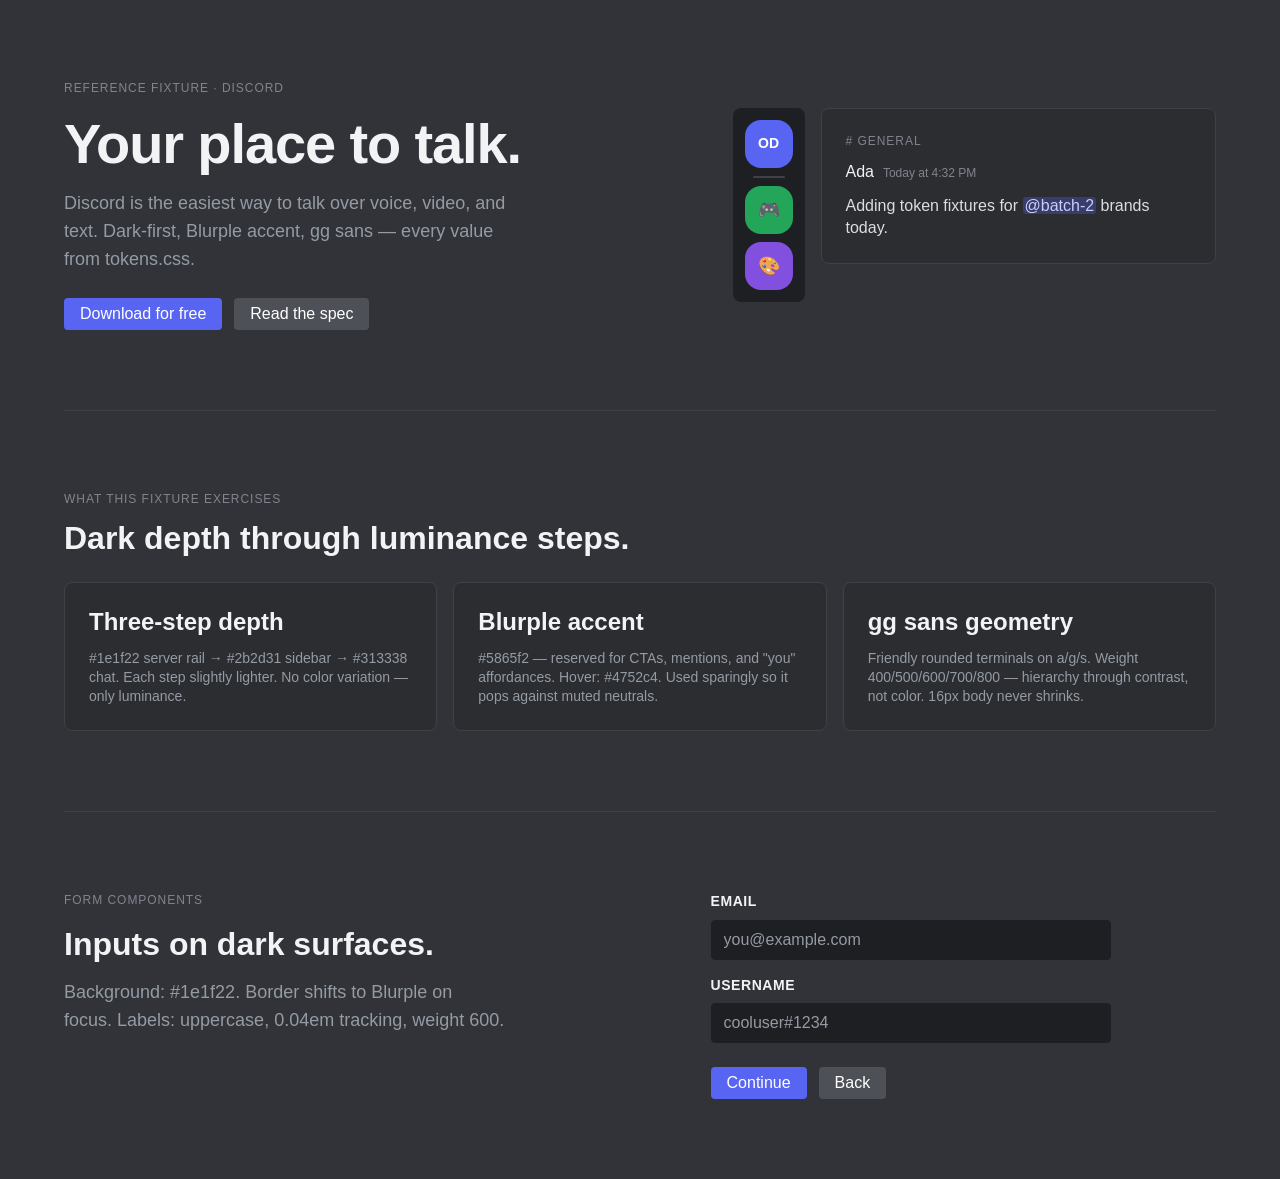
<file: design-systems/discord/components.html>
<!doctype html>
<html lang="en">
  <head>
    <meta charset="utf-8" />
    <meta name="viewport" content="width=device-width, initial-scale=1" />
    <title>Discord — reference components</title>
    <meta
      name="description"
      content="Reference fixture for design-systems/discord. Every visible
        value comes from tokens.css. Discord's signature moves: dark-first
        three-step depth ladder, gg sans with friendly geometry, Blurple
        accent (#5865f2), semi-transparent white borders."
    />

    <style>
      :root {
        --bg:           #313338;
        --surface:      #2b2d31;
        --surface-warm: #1e1f22;

        --fg:   #dbdee1;
        --fg-2: #f2f3f5;
        --muted: #949ba4;
        --meta:  #80848e;

        --border:      rgba(255, 255, 255, 0.06);
        --border-soft: #3f4147;

        --accent:        #5865f2;
        --accent-on:     #ffffff;
        --accent-hover:  #4752c4;
        --accent-active: color-mix(in oklab, var(--accent), black 14%);

        --success: #23a55a;
        --warn:    #f0b232;
        --danger:  #f23f43;

        --font-display: "gg sans", "Helvetica Neue", Helvetica, Arial, sans-serif;
        --font-body:    "gg sans", "Helvetica Neue", Helvetica, Arial, sans-serif;
        --font-mono:    "gg mono", Consolas, "Andale Mono", "Courier New", Courier, monospace;

        --text-xs:   12px;
        --text-sm:   14px;
        --text-base: 16px;
        --text-lg:   18px;
        --text-xl:   20px;
        --text-2xl:  24px;
        --text-3xl:  32px;
        --text-4xl:  56px;

        --leading-body:     1.375;
        --leading-tight:    1.10;
        --tracking-display: -0.02em;

        --space-1:  4px;
        --space-2:  8px;
        --space-3:  12px;
        --space-4:  16px;
        --space-5:  20px;
        --space-6:  24px;
        --space-8:  32px;
        --space-12: 40px;

        --section-y-desktop: 80px;
        --section-y-tablet:  48px;
        --section-y-phone:   32px;

        --radius-sm:   4px;
        --radius-md:   8px;
        --radius-lg:   16px;
        --radius-pill: 9999px;

        --elev-flat:   none;
        --elev-ring:   0 0 0 1px var(--border);
        --elev-raised:
          rgba(0, 0, 0, 0.4) 0px 2px 4px,
          0 0 0 1px rgba(255, 255, 255, 0.06);

        --focus-ring: 0 0 0 3px rgba(88, 101, 242, 0.3);

        --motion-fast:   80ms;
        --motion-base:   200ms;
        --ease-standard: cubic-bezier(0.2, 0, 0, 1);

        --container-max:            1200px;
        --container-gutter-desktop: 24px;
        --container-gutter-tablet:  16px;
        --container-gutter-phone:   16px;
      }

      *, *::before, *::after { box-sizing: border-box; }
      html, body { margin: 0; padding: 0; }
      body {
        background: var(--bg);
        color: var(--fg);
        font-family: var(--font-body);
        font-size: var(--text-base);
        line-height: var(--leading-body);
        -webkit-font-smoothing: antialiased;
      }

      .container {
        max-width: var(--container-max);
        margin-inline: auto;
        padding-inline: var(--container-gutter-desktop);
      }
      section { padding-block: var(--section-y-desktop); }
      section + section { border-top: 1px solid var(--border); }
      @media (max-width: 1023px) {
        .container { padding-inline: var(--container-gutter-tablet); }
        section { padding-block: var(--section-y-tablet); }
      }
      @media (max-width: 639px) {
        .container { padding-inline: var(--container-gutter-phone); }
        section { padding-block: var(--section-y-phone); }
      }

      /* ─── Typography ─────────────────────────── */
      h1, h2, h3 {
        font-family: var(--font-display);
        font-weight: 800;
        margin: 0;
        color: var(--fg-2);
        line-height: var(--leading-tight);
      }
      h1 {
        font-size: var(--text-4xl);
        letter-spacing: var(--tracking-display);
      }
      h2 {
        font-size: var(--text-3xl);
        /* 32px section: line-height 1.20, normal tracking. */
        line-height: 1.20;
        font-weight: 700;
      }
      h3 {
        font-size: var(--text-2xl);
        /* 24px page heading: line-height 1.25 per DESIGN.md.
           Overrides the shared 1.10 set above. */
        line-height: 1.25;
        font-weight: 700;
      }
      p { margin: 0; }
      .lead { font-size: var(--text-lg); line-height: 1.55; color: var(--muted); font-weight: 400; }
      .body-muted { color: var(--muted); }
      .body-sm { font-size: var(--text-sm); color: var(--muted); }
      .eyebrow {
        font-size: var(--text-xs);
        font-weight: 500;
        color: var(--meta);
        text-transform: uppercase;
        letter-spacing: 0.08em;
      }
      .stack-3 > * + * { margin-block-start: var(--space-3); }
      .stack-4 > * + * { margin-block-start: var(--space-4); }

      /* ─── Buttons ─────────────────────────────── */
      .btn {
        display: inline-flex;
        align-items: center;
        gap: var(--space-2);
        padding: 8px 16px;
        border-radius: var(--radius-sm);
        font-family: var(--font-body);
        font-size: var(--text-base);
        font-weight: 500;
        line-height: 1;
        cursor: pointer;
        border: none;
        transition: background-color var(--motion-fast) var(--ease-standard);
        text-decoration: none;
      }
      .btn:focus-visible { outline: none; box-shadow: var(--focus-ring); }
      .btn-primary { background: var(--accent); color: var(--accent-on); }
      .btn-primary:hover { background: var(--accent-hover); }
      .btn-secondary { background: #4e5058; color: #ffffff; }
      .btn-secondary:hover { background: #6d6f78; }
      .btn-danger { background: #da373c; color: #ffffff; }

      /* ─── Server avatars ─────────────────────── */
      .server-rail {
        display: flex;
        flex-direction: column;
        align-items: center;
        gap: var(--space-2);
        padding: var(--space-3);
        background: var(--surface-warm);
        border-radius: var(--radius-md);
      }
      .server-icon {
        width: 48px;
        height: 48px;
        border-radius: 16px;
        background: var(--accent);
        display: flex;
        align-items: center;
        justify-content: center;
        font-size: var(--text-sm);
        font-weight: 600;
        color: white;
        cursor: pointer;
        transition: border-radius var(--motion-base) cubic-bezier(0.215, 0.61, 0.355, 1);
      }
      .server-icon:hover { border-radius: 50%; }

      /* ─── Mention pill ───────────────────────── */
      .mention {
        display: inline;
        background: rgba(88, 101, 242, 0.3);
        color: #c9cdfb;
        padding: 0 2px;
        border-radius: 3px;
        font-weight: 500;
      }

      /* ─── Card ───────────────────────────────── */
      .card {
        background: var(--surface);
        border: 1px solid var(--border-soft);
        border-radius: var(--radius-md);
        padding: var(--space-6);
      }

      /* ─── Inputs ─────────────────────────────── */
      .field { display: flex; flex-direction: column; gap: var(--space-2); }
      .field label { font-size: var(--text-sm); font-weight: 600; color: var(--fg-2); text-transform: uppercase; letter-spacing: 0.04em; }
      .field input {
        background: var(--surface-warm);
        color: var(--fg);
        border: 1px solid var(--surface-warm);
        border-radius: var(--radius-sm);
        padding: 10px 12px;
        font-size: var(--text-base);
        outline: none;
        transition: border-color var(--motion-fast) var(--ease-standard);
      }
      .field input::placeholder { color: var(--muted); }
      .field input:focus { border-color: var(--accent); }

      /* ─── Layout ─────────────────────────────── */
      .hero-grid {
        display: grid;
        grid-template-columns: 1.3fr 1fr;
        gap: var(--space-12);
        align-items: center;
      }
      @media (max-width: 1023px) { .hero-grid { grid-template-columns: 1fr; } }
      .features-grid {
        display: grid;
        grid-template-columns: repeat(3, 1fr);
        gap: var(--space-4);
      }
      @media (max-width: 1023px) { .features-grid { grid-template-columns: 1fr 1fr; } }
      @media (max-width: 639px)  { .features-grid { grid-template-columns: 1fr; } }
      .hero-actions { display: flex; gap: var(--space-3); margin-block-start: var(--space-6); flex-wrap: wrap; }
    </style>
  </head>
  <body>
    <main class="container">
      <!-- HERO -->
      <section data-od-id="hero">
        <div class="hero-grid">
          <div class="stack-4">
            <p class="eyebrow">Reference fixture · discord</p>
            <h1>Your place to talk.</h1>
            <p class="lead" style="max-width:46ch">
              Discord is the easiest way to talk over voice, video, and text.
              Dark-first, Blurple accent, gg sans — every value from tokens.css.
            </p>
            <div class="hero-actions">
              <a href="./tokens.css" class="btn btn-primary">Download for free</a>
              <a href="./DESIGN.md" class="btn btn-secondary">Read the spec</a>
            </div>
          </div>

          <aside style="display:flex;gap:var(--space-4);align-items:flex-start">
            <div class="server-rail">
              <div class="server-icon">OD</div>
              <div style="width:32px;height:2px;background:var(--border-soft);border-radius:2px"></div>
              <div class="server-icon" style="background:#23a55a;font-size:18px">🎮</div>
              <div class="server-icon" style="background:#8250df;font-size:18px">🎨</div>
            </div>
            <div class="card stack-3" style="flex:1">
              <p class="eyebrow"># general</p>
              <p style="font-size:var(--text-base);color:var(--fg)">
                <span style="font-weight:500;color:#f2f3f5">Ada</span>&nbsp;
                <span style="font-size:var(--text-xs);color:var(--meta)">Today at 4:32 PM</span>
              </p>
              <p style="font-size:var(--text-base)">
                Adding token fixtures for <span class="mention">@batch-2</span> brands today.
              </p>
            </div>
          </aside>
        </div>
      </section>

      <!-- FEATURES -->
      <section data-od-id="features">
        <div class="stack-3" style="margin-bottom:var(--space-6)">
          <p class="eyebrow">What this fixture exercises</p>
          <h2>Dark depth through luminance steps.</h2>
        </div>

        <div class="features-grid">
          <article class="card stack-3">
            <h3>Three-step depth</h3>
            <p class="body-sm">
              #1e1f22 server rail → #2b2d31 sidebar → #313338 chat. Each step
              slightly lighter. No color variation — only luminance.
            </p>
          </article>
          <article class="card stack-3">
            <h3>Blurple accent</h3>
            <p class="body-sm">
              #5865f2 — reserved for CTAs, mentions, and "you" affordances.
              Hover: #4752c4. Used sparingly so it pops against muted neutrals.
            </p>
          </article>
          <article class="card stack-3">
            <h3>gg sans geometry</h3>
            <p class="body-sm">
              Friendly rounded terminals on a/g/s. Weight 400/500/600/700/800 —
              hierarchy through contrast, not color. 16px body never shrinks.
            </p>
          </article>
        </div>
      </section>

      <!-- FORM -->
      <section data-od-id="form">
        <div style="display:grid;grid-template-columns:1.2fr 1fr;gap:var(--space-12);align-items:start">
          <div class="stack-4">
            <p class="eyebrow">Form components</p>
            <h2>Inputs on dark surfaces.</h2>
            <p class="lead" style="max-width:44ch">
              Background: #1e1f22. Border shifts to Blurple on focus.
              Labels: uppercase, 0.04em tracking, weight 600.
            </p>
          </div>
          <form style="display:flex;flex-direction:column;gap:var(--space-4);max-width:400px"
                onsubmit="event.preventDefault()">
            <div class="field">
              <label for="email">Email</label>
              <input id="email" type="email" placeholder="you@example.com" />
            </div>
            <div class="field">
              <label for="username">Username</label>
              <input id="username" type="text" placeholder="cooluser#1234" />
            </div>
            <div style="display:flex;gap:var(--space-3);margin-top:var(--space-2)">
              <button type="submit" class="btn btn-primary">Continue</button>
              <button type="button" class="btn btn-secondary">Back</button>
            </div>
          </form>
        </div>
      </section>
    </main>
  </body>
</html>
</file>
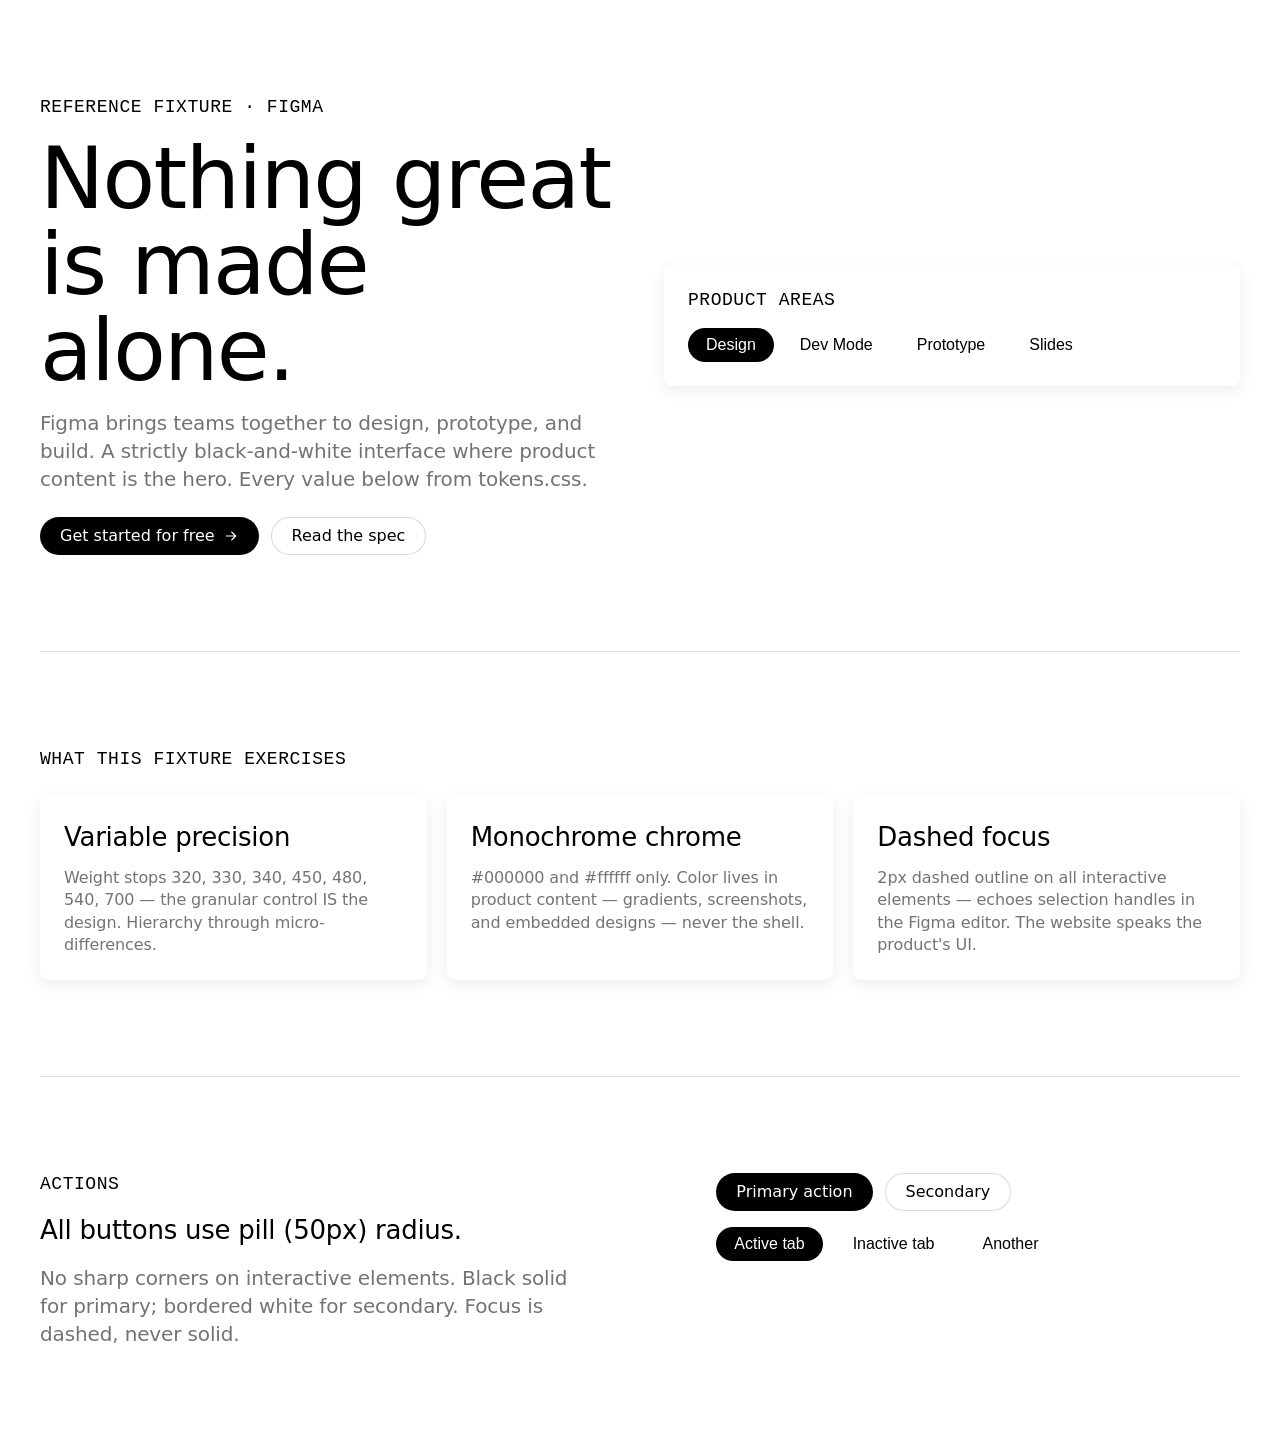
<file: design-systems/figma/components.html>
<!doctype html>
<html lang="en">
  <head>
    <meta charset="utf-8" />
    <meta name="viewport" content="width=device-width, initial-scale=1" />
    <title>Figma — reference components</title>
    <meta
      name="description"
      content="Reference fixture for design-systems/figma. Every visible
        value comes from tokens.css. Figma's signature moves: strictly
        black-and-white interface, figmaSans variable weights (320–700),
        pill (50px) and circular (50%) geometry, dashed focus outlines,
        figmaMono uppercase labels with positive letter-spacing."
    />

    <style>
      :root {
        --bg:           #ffffff;
        --surface:      #ffffff;
        --surface-warm: var(--surface);

        --fg:   #000000;
        --fg-2: #000000;
        --muted: rgba(0, 0, 0, 0.55);
        --meta:  rgba(0, 0, 0, 0.40);

        --border:      rgba(0, 0, 0, 0.12);
        --border-soft: rgba(0, 0, 0, 0.06);

        --accent:        #000000;
        --accent-on:     #ffffff;
        --accent-hover:  rgba(0, 0, 0, 0.85);
        --accent-active: rgba(0, 0, 0, 0.08);

        --success: #16a34a;
        --warn:    #eab308;
        --danger:  #dc2626;

        --font-display: "figmaSans", "figmaSans Fallback", "SF Pro Display", system-ui, Helvetica, sans-serif;
        --font-body:    "figmaSans", "figmaSans Fallback", "SF Pro Display", system-ui, Helvetica, sans-serif;
        --font-mono:    "figmaMono", "figmaMono Fallback", "SF Mono", Menlo, ui-monospace, monospace;

        --text-xs:   12px;
        --text-sm:   16px;
        --text-base: 16px;
        --text-lg:   20px;
        --text-xl:   26px;
        --text-2xl:  26px;
        --text-3xl:  64px;
        --text-4xl:  86px;

        --leading-body:     1.40;
        --leading-tight:    1.00;
        --tracking-display: -0.02em;

        --space-1:  4px;
        --space-2:  8px;
        --space-3:  12px;
        --space-4:  16px;
        --space-5:  20px;
        --space-6:  24px;
        --space-8:  32px;
        --space-12: 48px;

        --section-y-desktop: 96px;
        --section-y-tablet:  64px;
        --section-y-phone:   40px;

        --radius-sm:   50px;
        --radius-md:   8px;
        --radius-lg:   8px;
        --radius-pill: 9999px;

        --elev-flat:   none;
        --elev-ring:   0 0 0 1px var(--border);
        --elev-raised: 0 4px 16px rgba(0, 0, 0, 0.08);

        --focus-ring: 0 0 0 2px rgba(0, 0, 0, 0.8);

        --motion-fast:   150ms;
        --motion-base:   200ms;
        --ease-standard: cubic-bezier(0.2, 0, 0, 1);

        --container-max:            1920px;
        --container-gutter-desktop: 40px;
        --container-gutter-tablet:  24px;
        --container-gutter-phone:   16px;
      }

      *, *::before, *::after { box-sizing: border-box; }
      html, body { margin: 0; padding: 0; }
      body {
        background: var(--bg);
        color: var(--fg);
        font-family: var(--font-body);
        font-size: var(--text-base);
        line-height: var(--leading-body);
        /* OpenType kern on all text — structural, not decorative. */
        font-feature-settings: "kern";
        -webkit-font-smoothing: antialiased;
      }

      .container {
        max-width: var(--container-max);
        margin-inline: auto;
        padding-inline: var(--container-gutter-desktop);
      }
      section { padding-block: var(--section-y-desktop); }
      section + section { border-top: 1px solid var(--border); }
      @media (max-width: 1023px) {
        .container { padding-inline: var(--container-gutter-tablet); }
        section { padding-block: var(--section-y-tablet); }
      }
      @media (max-width: 639px) {
        .container { padding-inline: var(--container-gutter-phone); }
        section { padding-block: var(--section-y-phone); }
      }

      /* ─── Typography ─────────────────────────── */
      h1, h2, h3 {
        font-family: var(--font-display);
        font-weight: 400;              /* figmaSans light — base display weight */
        margin: 0;
        line-height: var(--leading-tight);
        font-feature-settings: "kern";
      }
      h1 {
        font-size: var(--text-4xl);
        letter-spacing: var(--tracking-display);
      }
      h2 {
        font-size: var(--text-3xl);
        /* 64px section: line-height 1.10, tracking -0.96px (-0.015em). */
        line-height: 1.10;
        letter-spacing: -0.015em;
      }
      h3 {
        font-size: var(--text-xl);
        /* 26px sub-heading: line-height 1.35, tracking -0.26px (-0.01em).
           Overrides the shared 1.00 set above. */
        line-height: 1.35;
        letter-spacing: -0.01em;
        font-weight: 540;
      }
      p { margin: 0; }
      .lead {
        font-size: var(--text-lg);
        line-height: 1.40;
        color: var(--muted);
        font-weight: 330;
        letter-spacing: -0.007em;
      }
      /* figmaMono uppercase label — section signpost. */
      .mono-label {
        font-family: var(--font-mono);
        font-size: 18px;
        font-weight: 400;
        text-transform: uppercase;
        letter-spacing: 0.54px;
        color: var(--fg);
        line-height: 1.30;
      }
      .body-muted { color: var(--muted); }
      .stack-3 > * + * { margin-block-start: var(--space-3); }
      .stack-4 > * + * { margin-block-start: var(--space-4); }
      .stack-6 > * + * { margin-block-start: var(--space-6); }

      /* ─── Buttons ─────────────────────────────── */
      /* All buttons use pill (50px) or circle (50%) — non-negotiable. */
      .btn {
        display: inline-flex;
        align-items: center;
        gap: var(--space-2);
        padding: 10px 20px;
        border-radius: var(--radius-sm);   /* 50px pill */
        font-family: var(--font-display);
        font-size: var(--text-base);
        font-weight: 400;
        font-feature-settings: "kern";
        line-height: 1;
        cursor: pointer;
        border: none;
        transition: background-color var(--motion-fast) var(--ease-standard),
                    color var(--motion-fast) var(--ease-standard);
        text-decoration: none;
      }
      /* Figma focus: dashed 2px outline — the editor selection handle echo. */
      .btn:focus-visible { outline: 2px dashed var(--fg); outline-offset: 2px; }
      .btn-black {
        background: var(--fg);
        color: var(--accent-on);
      }
      .btn-black:hover { background: rgba(0, 0, 0, 0.85); }
      .btn-white {
        background: var(--bg);
        color: var(--fg);
        border: 1px solid rgba(0, 0, 0, 0.15);
      }
      .btn-white:hover { background: rgba(0, 0, 0, 0.04); }

      /* ─── Product tab bar ─────────────────────── */
      .tab-bar {
        display: flex;
        gap: var(--space-2);
        flex-wrap: wrap;
      }
      .tab {
        padding: 8px 18px;
        border-radius: var(--radius-sm);  /* 50px pill */
        font-size: var(--text-base);
        font-weight: 480;
        cursor: pointer;
        border: none;
        background: transparent;
        color: var(--fg);
        font-feature-settings: "kern";
        transition: background-color var(--motion-fast) var(--ease-standard);
      }
      .tab:hover { background: rgba(0, 0, 0, 0.06); }
      .tab.active { background: var(--fg); color: var(--accent-on); }
      .tab:focus-visible { outline: 2px dashed var(--fg); outline-offset: 2px; }

      /* ─── Cards ──────────────────────────────── */
      .card {
        background: var(--bg);
        border-radius: var(--radius-md);
        padding: var(--space-6);
        box-shadow: var(--elev-raised);
      }

      /* ─── Layout ─────────────────────────────── */
      .hero-grid {
        display: grid;
        grid-template-columns: 1fr 1fr;
        gap: var(--space-12);
        align-items: center;
      }
      @media (max-width: 1023px) { .hero-grid { grid-template-columns: 1fr; } }
      .features-grid {
        display: grid;
        grid-template-columns: repeat(3, 1fr);
        gap: var(--space-5);
      }
      @media (max-width: 1023px) { .features-grid { grid-template-columns: 1fr 1fr; } }
      @media (max-width: 639px)  { .features-grid { grid-template-columns: 1fr; } }
      .hero-actions { display: flex; gap: var(--space-3); margin-block-start: var(--space-6); flex-wrap: wrap; }
      .icon { width: 16px; height: 16px; flex-shrink: 0; }
    </style>
  </head>
  <body>
    <main class="container">
      <!-- HERO -->
      <section data-od-id="hero">
        <div class="hero-grid">
          <div class="stack-4">
            <p class="mono-label">Reference fixture · figma</p>
            <h1>Nothing great is made alone.</h1>
            <p class="lead" style="max-width:48ch">
              Figma brings teams together to design, prototype, and build.
              A strictly black-and-white interface where product content is the
              hero. Every value below from tokens.css.
            </p>
            <div class="hero-actions">
              <a href="./tokens.css" class="btn btn-black">
                Get started for free
                <svg class="icon" viewBox="0 0 24 24" fill="none" stroke="currentColor"
                     stroke-width="1.75" stroke-linecap="round" stroke-linejoin="round" aria-hidden="true">
                  <path d="M5 12h14M13 6l6 6-6 6"/>
                </svg>
              </a>
              <a href="./DESIGN.md" class="btn btn-white">Read the spec</a>
            </div>
          </div>

          <aside>
            <div class="card">
              <p class="mono-label" style="margin-bottom:var(--space-4)">Product areas</p>
              <div class="tab-bar">
                <button class="tab active">Design</button>
                <button class="tab">Dev Mode</button>
                <button class="tab">Prototype</button>
                <button class="tab">Slides</button>
              </div>
            </div>
          </aside>
        </div>
      </section>

      <!-- FEATURES -->
      <section data-od-id="features">
        <p class="mono-label" style="margin-bottom:var(--space-6)">What this fixture exercises</p>

        <div class="features-grid">
          <article class="card stack-3">
            <h3>Variable precision</h3>
            <p class="body-muted" style="font-size:var(--text-base);font-weight:330;letter-spacing:-0.007em">
              Weight stops 320, 330, 340, 450, 480, 540, 700 — the granular
              control IS the design. Hierarchy through micro-differences.
            </p>
          </article>
          <article class="card stack-3">
            <h3 style="font-weight:340">Monochrome chrome</h3>
            <p class="body-muted" style="font-size:var(--text-base);font-weight:330;letter-spacing:-0.007em">
              #000000 and #ffffff only. Color lives in product content —
              gradients, screenshots, and embedded designs — never the shell.
            </p>
          </article>
          <article class="card stack-3">
            <h3>Dashed focus</h3>
            <p class="body-muted" style="font-size:var(--text-base);font-weight:330;letter-spacing:-0.007em">
              2px dashed outline on all interactive elements — echoes selection
              handles in the Figma editor. The website speaks the product's UI.
            </p>
          </article>
        </div>
      </section>

      <!-- FORM / ACTIONS -->
      <section data-od-id="actions">
        <div style="display:grid;grid-template-columns:1.2fr 1fr;gap:var(--space-12);align-items:start">
          <div class="stack-4">
            <p class="mono-label">Actions</p>
            <h2 style="font-size:var(--text-xl);line-height:1.35;letter-spacing:-0.01em;font-weight:540">All buttons use pill (50px) radius.</h2>
            <p class="lead" style="max-width:44ch">
              No sharp corners on interactive elements. Black solid for primary;
              bordered white for secondary. Focus is dashed, never solid.
            </p>
          </div>
          <div style="display:flex;flex-direction:column;gap:var(--space-4)">
            <div style="display:flex;gap:var(--space-3);flex-wrap:wrap">
              <button class="btn btn-black">Primary action</button>
              <button class="btn btn-white">Secondary</button>
            </div>
            <div style="display:flex;gap:var(--space-3);flex-wrap:wrap">
              <button class="tab active">Active tab</button>
              <button class="tab">Inactive tab</button>
              <button class="tab">Another</button>
            </div>
          </div>
        </div>
      </section>
    </main>
  </body>
</html>
</file>
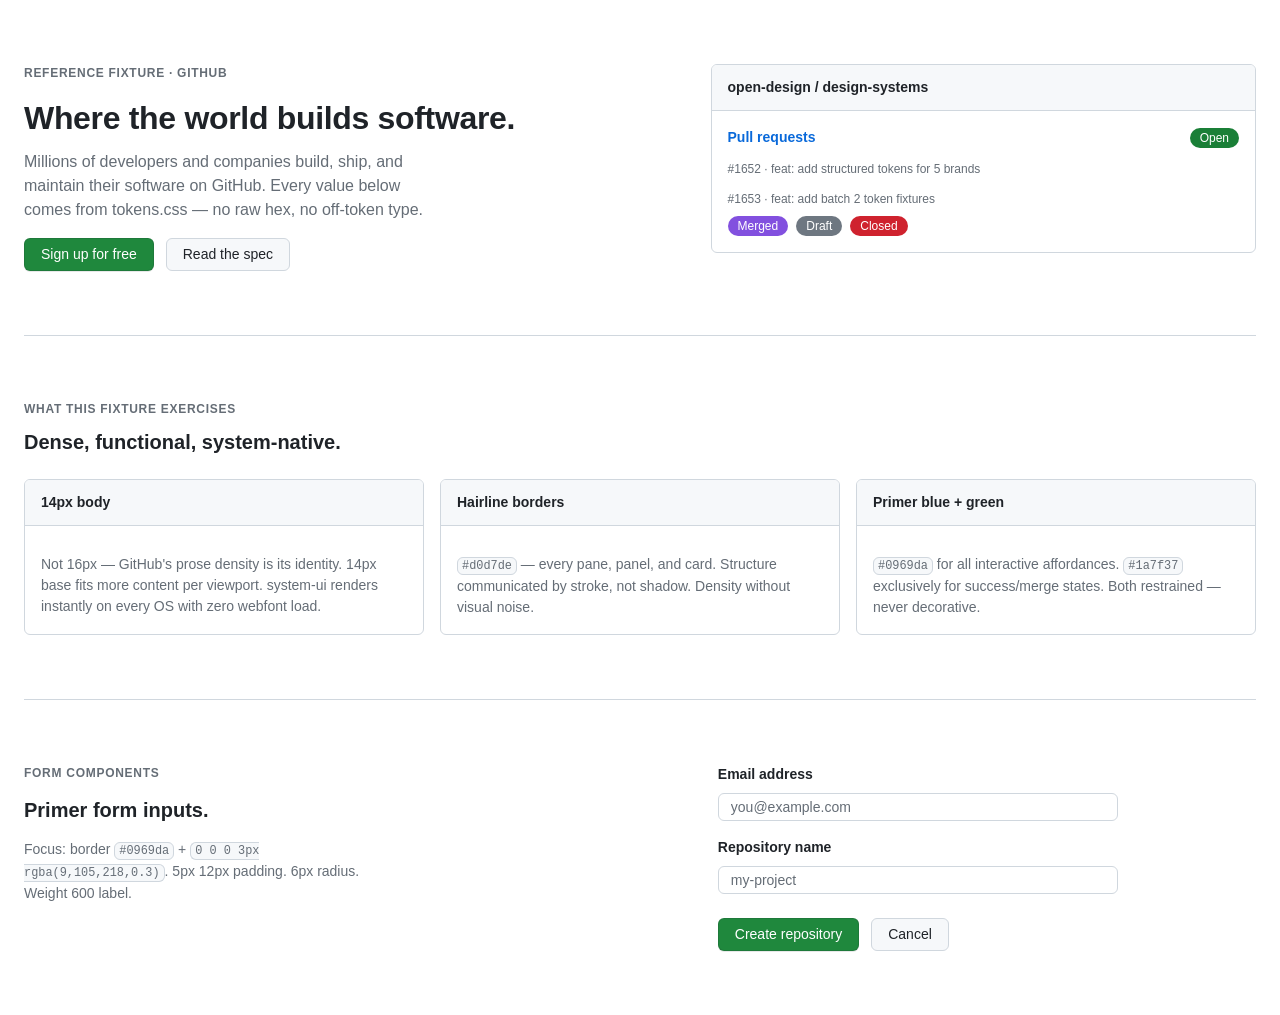
<file: design-systems/github/components.html>
<!doctype html>
<html lang="en">
  <head>
    <meta charset="utf-8" />
    <meta name="viewport" content="width=device-width, initial-scale=1" />
    <title>GitHub — reference components</title>
    <meta
      name="description"
      content="Reference fixture for design-systems/github. Every visible
        value comes from tokens.css. GitHub's signature moves: true white
        canvas, hairline borders (#d0d7de), Primer blue CTAs, GitHub green
        for success/merge, system-ui fonts, 14px body density."
    />

    <style>
      :root {
        --bg:           #ffffff;
        --surface:      #f6f8fa;
        --surface-warm: var(--surface);

        --fg:   #1f2328;
        --fg-2: #1f2328;
        --muted: #656d76;
        --meta:  #656d76;

        --border:      #d0d7de;
        --border-soft: #d8dee4;

        --accent:        #0969da;
        --accent-on:     #ffffff;
        --accent-hover:  #0550ae;
        --accent-active: color-mix(in oklab, var(--accent), black 14%);

        --success: #1a7f37;
        --warn:    #9a6700;
        --danger:  #cf222e;

        --font-display: -apple-system, BlinkMacSystemFont, "Segoe UI", "Noto Sans", Helvetica, Arial, sans-serif, "Apple Color Emoji", "Segoe UI Emoji";
        --font-body:    -apple-system, BlinkMacSystemFont, "Segoe UI", "Noto Sans", Helvetica, Arial, sans-serif, "Apple Color Emoji", "Segoe UI Emoji";
        --font-mono:    ui-monospace, SFMono-Regular, "SF Mono", Menlo, Consolas, "Liberation Mono", monospace;

        --text-xs:   12px;
        --text-sm:   14px;
        --text-base: 14px;
        --text-lg:   16px;
        --text-xl:   20px;
        --text-2xl:  24px;
        --text-3xl:  28px;
        --text-4xl:  32px;

        --leading-body:     1.5;
        --leading-tight:    1.25;
        --tracking-display: -0.01em;

        --space-1:  4px;
        --space-2:  8px;
        --space-3:  12px;
        --space-4:  16px;
        --space-5:  20px;
        --space-6:  24px;
        --space-8:  32px;
        --space-12: 48px;

        --section-y-desktop: 64px;
        --section-y-tablet:  48px;
        --section-y-phone:   32px;

        --radius-sm:   6px;
        --radius-md:   6px;
        --radius-lg:   12px;
        --radius-pill: 9999px;

        --elev-flat:   none;
        --elev-ring:   0 0 0 1px var(--border);
        --elev-raised: 0 1px 3px rgba(31, 35, 40, 0.12), 0 8px 24px rgba(66, 74, 83, 0.12);

        --focus-ring: 0 0 0 3px rgba(9, 105, 218, 0.3);

        --motion-fast:   80ms;
        --motion-base:   200ms;
        --ease-standard: ease-out;

        --container-max:            1280px;
        --container-gutter-desktop: 24px;
        --container-gutter-tablet:  16px;
        --container-gutter-phone:   16px;
      }

      *, *::before, *::after { box-sizing: border-box; }
      html, body { margin: 0; padding: 0; }
      body {
        background: var(--bg);
        color: var(--fg);
        font-family: var(--font-body);
        font-size: var(--text-base);
        line-height: var(--leading-body);
        -webkit-font-smoothing: antialiased;
      }

      .container {
        max-width: var(--container-max);
        margin-inline: auto;
        padding-inline: var(--container-gutter-desktop);
      }
      section { padding-block: var(--section-y-desktop); }
      section + section { border-top: 1px solid var(--border); }
      @media (max-width: 1023px) {
        .container { padding-inline: var(--container-gutter-tablet); }
        section { padding-block: var(--section-y-tablet); }
      }
      @media (max-width: 639px) {
        .container { padding-inline: var(--container-gutter-phone); }
        section { padding-block: var(--section-y-phone); }
      }

      /* ─── Typography ─────────────────────────── */
      h1, h2, h3 {
        font-family: var(--font-display);
        font-weight: 600;
        margin: 0;
        line-height: var(--leading-tight);
      }
      h1 {
        font-size: var(--text-4xl);
        letter-spacing: var(--tracking-display);
      }
      h2 {
        font-size: var(--text-xl);
        /* 20px section heading: line-height 1.25, normal tracking. */
      }
      h3 {
        font-size: var(--text-lg);
        /* 16px sub-section/panel header: line-height 1.25.
           Overrides the shared --leading-tight set above. */
      }
      p { margin: 0; }
      .body-muted { color: var(--muted); }
      .body-sm { font-size: var(--text-sm); }
      .body-xs { font-size: var(--text-xs); }
      .eyebrow {
        font-size: var(--text-xs);
        font-weight: 600;
        color: var(--muted);
        text-transform: uppercase;
        letter-spacing: 0.06em;
      }
      code {
        font-family: var(--font-mono);
        font-size: 0.85em;
        background: var(--surface);
        border: 1px solid var(--border);
        border-radius: var(--radius-sm);
        padding: 1px 4px;
      }
      .stack-3 > * + * { margin-block-start: var(--space-3); }
      .stack-4 > * + * { margin-block-start: var(--space-4); }

      /* ─── Buttons ────────────────────────────── */
      .btn {
        display: inline-flex;
        align-items: center;
        gap: var(--space-2);
        padding: 5px 16px;
        border-radius: var(--radius-sm);
        font-family: var(--font-body);
        font-size: var(--text-sm);
        font-weight: 400;
        line-height: 1.5;
        cursor: pointer;
        border: 1px solid transparent;
        transition: background-color var(--motion-fast) var(--ease-standard),
                    border-color var(--motion-fast) var(--ease-standard);
        text-decoration: none;
      }
      .btn:focus-visible { outline: none; box-shadow: var(--focus-ring); }
      .btn-primary {
        background: #1f883d;
        color: #ffffff;
        border-color: rgba(31, 35, 40, 0.15);
        box-shadow: 0 1px 0 rgba(31, 35, 40, 0.1);
        font-weight: 500;
      }
      .btn-primary:hover { background: var(--success); }
      .btn-default {
        background: var(--surface);
        color: var(--fg);
        border-color: var(--border);
      }
      .btn-default:hover { background: #f3f4f6; }
      .btn-outline {
        background: var(--bg);
        color: var(--accent);
        border-color: var(--border);
      }
      .btn-outline:hover { background: var(--accent); color: white; }

      /* ─── Status pills ───────────────────────── */
      .status-pill {
        display: inline-flex;
        align-items: center;
        gap: var(--space-1);
        padding: 4px 10px;
        border-radius: var(--radius-pill);
        font-size: var(--text-xs);
        font-weight: 500;
        color: white;
        line-height: 1;
      }
      .status-open    { background: #1a7f37; }
      .status-closed  { background: #cf222e; }
      .status-merged  { background: #8250df; }
      .status-draft   { background: #6e7781; }

      /* ─── Box / Card ─────────────────────────── */
      .box {
        border: 1px solid var(--border);
        border-radius: var(--radius-sm);
        overflow: hidden;
      }
      .box-header {
        background: var(--surface);
        border-bottom: 1px solid var(--border);
        padding: var(--space-3) var(--space-4);
        font-weight: 600;
        font-size: var(--text-sm);
      }
      .box-body { padding: var(--space-4); }

      /* ─── Inputs ─────────────────────────────── */
      .field { display: flex; flex-direction: column; gap: var(--space-2); }
      .field label { font-size: var(--text-sm); font-weight: 600; color: var(--fg); }
      .field input {
        background: var(--bg);
        color: var(--fg);
        border: 1px solid var(--border);
        border-radius: var(--radius-sm);
        padding: 5px 12px;
        font-family: var(--font-body);
        font-size: var(--text-sm);
        outline: none;
        transition: border-color var(--motion-fast) var(--ease-standard),
                    box-shadow var(--motion-fast) var(--ease-standard);
      }
      .field input::placeholder { color: var(--muted); }
      .field input:focus {
        border-color: var(--accent);
        box-shadow: var(--focus-ring);
      }

      /* ─── Layout ─────────────────────────────── */
      .hero-grid {
        display: grid;
        grid-template-columns: 1.2fr 1fr;
        gap: var(--space-8);
        align-items: start;
      }
      @media (max-width: 1023px) { .hero-grid { grid-template-columns: 1fr; } }
      .features-grid {
        display: grid;
        grid-template-columns: repeat(3, 1fr);
        gap: var(--space-4);
      }
      @media (max-width: 1023px) { .features-grid { grid-template-columns: 1fr 1fr; } }
      @media (max-width: 639px)  { .features-grid { grid-template-columns: 1fr; } }
      .hero-actions { display: flex; gap: var(--space-3); margin-block-start: var(--space-4); flex-wrap: wrap; }
      .icon { width: 16px; height: 16px; flex-shrink: 0; }
    </style>
  </head>
  <body>
    <main class="container">
      <!-- HERO -->
      <section data-od-id="hero">
        <div class="hero-grid">
          <div class="stack-4">
            <p class="eyebrow">Reference fixture · github</p>
            <h1>Where the world builds software.</h1>
            <p class="body-muted" style="max-width:48ch;font-size:var(--text-lg);line-height:1.5;margin-top:var(--space-3)">
              Millions of developers and companies build, ship, and maintain
              their software on GitHub. Every value below comes from tokens.css
              — no raw hex, no off-token type.
            </p>
            <div class="hero-actions">
              <a href="./tokens.css" class="btn btn-primary">Sign up for free</a>
              <a href="./DESIGN.md" class="btn btn-default">Read the spec</a>
            </div>
          </div>

          <aside>
            <div class="box">
              <div class="box-header">open-design / design-systems</div>
              <div class="box-body stack-3">
                <div style="display:flex;align-items:center;justify-content:space-between">
                  <span class="body-sm" style="font-weight:600;color:var(--accent)">Pull requests</span>
                  <span class="status-pill status-open">Open</span>
                </div>
                <div style="font-size:var(--text-xs);color:var(--muted)">
                  #1652 · feat: add structured tokens for 5 brands
                </div>
                <div style="font-size:var(--text-xs);color:var(--muted)">
                  #1653 · feat: add batch 2 token fixtures
                </div>
                <div style="display:flex;gap:var(--space-2);margin-top:var(--space-2)">
                  <span class="status-pill status-merged">Merged</span>
                  <span class="status-pill status-draft">Draft</span>
                  <span class="status-pill status-closed">Closed</span>
                </div>
              </div>
            </div>
          </aside>
        </div>
      </section>

      <!-- FEATURES -->
      <section data-od-id="features">
        <div class="stack-3">
          <p class="eyebrow">What this fixture exercises</p>
          <h2>Dense, functional, system-native.</h2>
        </div>

        <div class="features-grid" style="margin-block-start:var(--space-6)">
          <article class="box stack-3">
            <div class="box-header">14px body</div>
            <div class="box-body">
              <p class="body-sm body-muted">
                Not 16px — GitHub's prose density is its identity. 14px base
                fits more content per viewport. system-ui renders instantly on
                every OS with zero webfont load.
              </p>
            </div>
          </article>
          <article class="box stack-3">
            <div class="box-header">Hairline borders</div>
            <div class="box-body">
              <p class="body-sm body-muted">
                <code>#d0d7de</code> — every pane, panel, and card. Structure
                communicated by stroke, not shadow. Density without visual noise.
              </p>
            </div>
          </article>
          <article class="box stack-3">
            <div class="box-header">Primer blue + green</div>
            <div class="box-body">
              <p class="body-sm body-muted">
                <code>#0969da</code> for all interactive affordances.
                <code>#1a7f37</code> exclusively for success/merge states.
                Both restrained — never decorative.
              </p>
            </div>
          </article>
        </div>
      </section>

      <!-- FORM -->
      <section data-od-id="form">
        <div style="display:grid;grid-template-columns:1.2fr 1fr;gap:var(--space-12);align-items:start">
          <div class="stack-4">
            <p class="eyebrow">Form components</p>
            <h2>Primer form inputs.</h2>
            <p class="body-muted" style="max-width:44ch">
              Focus: border <code>#0969da</code> + <code>0 0 0 3px rgba(9,105,218,0.3)</code>.
              5px 12px padding. 6px radius. Weight 600 label.
            </p>
          </div>
          <form style="display:flex;flex-direction:column;gap:var(--space-4);max-width:400px"
                onsubmit="event.preventDefault()">
            <div class="field">
              <label for="email">Email address</label>
              <input id="email" type="email" placeholder="you@example.com" />
            </div>
            <div class="field">
              <label for="repo">Repository name</label>
              <input id="repo" type="text" placeholder="my-project" />
            </div>
            <div style="display:flex;gap:var(--space-3);margin-top:var(--space-2)">
              <button type="submit" class="btn btn-primary">Create repository</button>
              <button type="button" class="btn btn-default">Cancel</button>
            </div>
          </form>
        </div>
      </section>
    </main>
  </body>
</html>
</file>
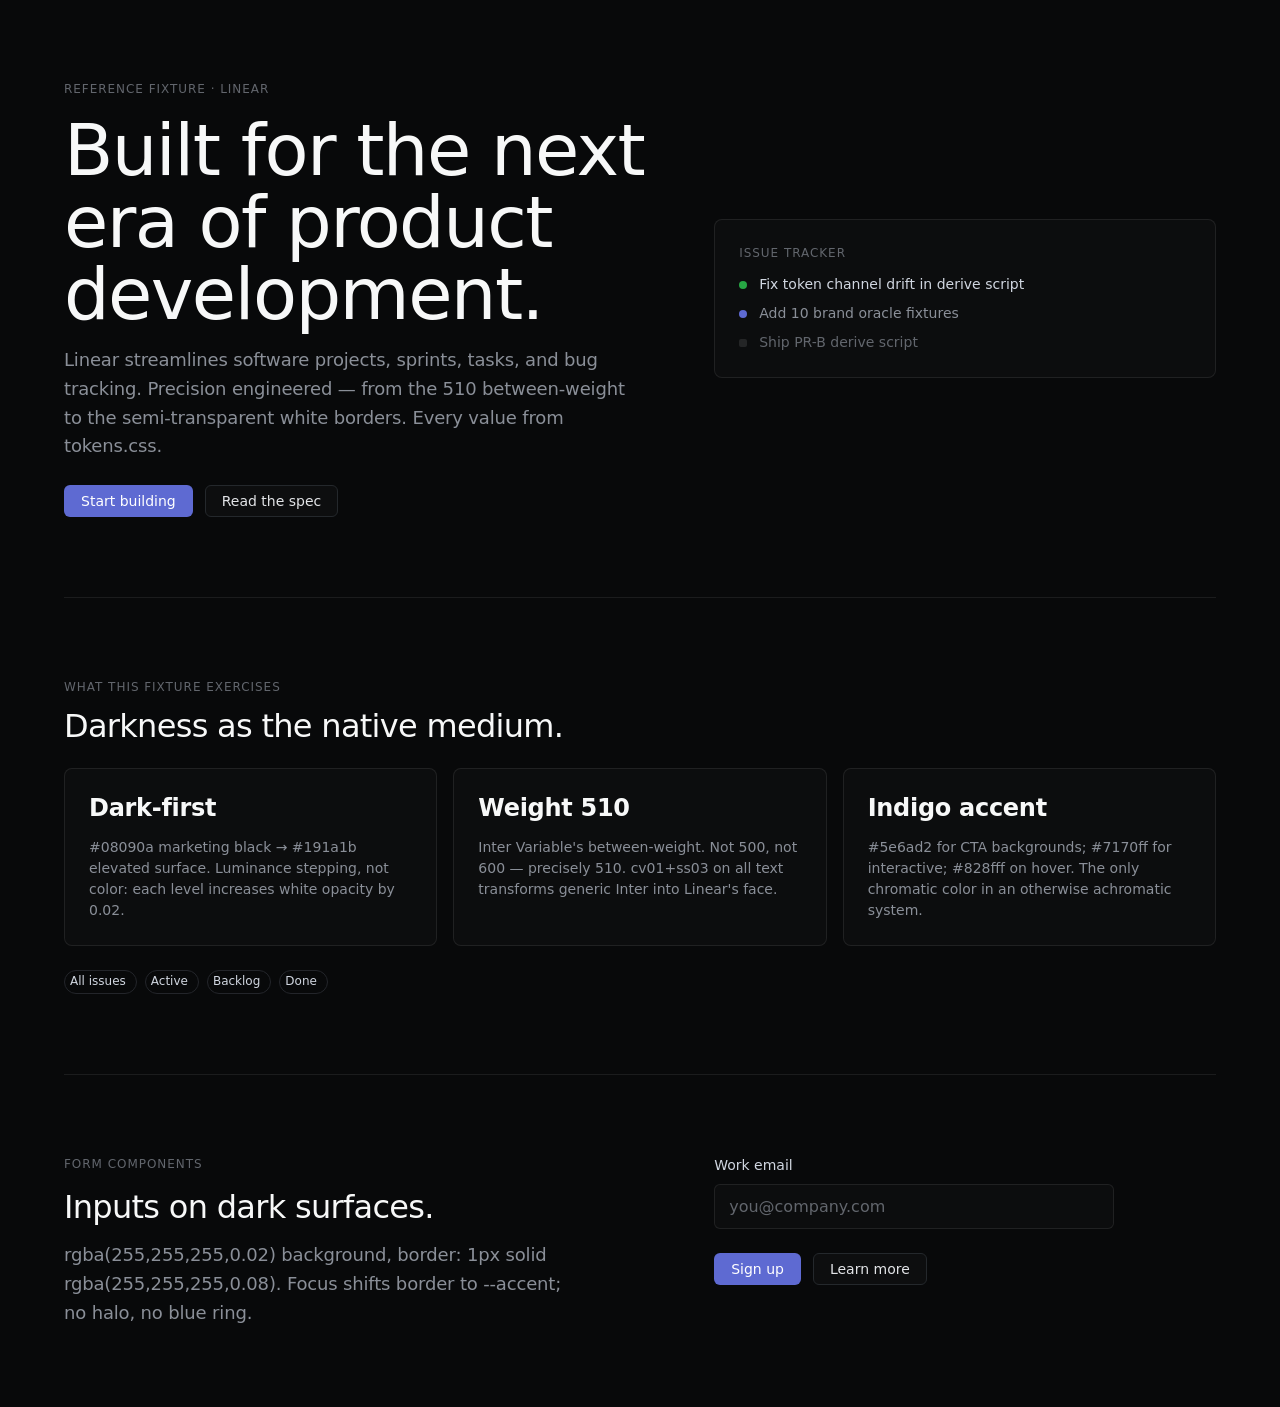
<file: design-systems/linear-app/components.html>
<!doctype html>
<html lang="en">
  <head>
    <meta charset="utf-8" />
    <meta name="viewport" content="width=device-width, initial-scale=1" />
    <title>Linear — reference components</title>
    <meta
      name="description"
      content="Reference fixture for design-systems/linear-app. Every visible
        value comes from tokens.css. Linear's signature moves: near-black
        canvas, Inter Variable with cv01+ss03, weight-510 emphasis, indigo
        accent, semi-transparent white borders, luminance stepping for depth."
    />

    <style>
      :root {
        --bg:           #08090a;
        --surface:      #191a1b;
        --surface-warm: var(--surface);

        --fg:   #f7f8f8;
        --fg-2: #d0d6e0;
        --muted: #8a8f98;
        --meta:  #62666d;

        --border:      rgba(255, 255, 255, 0.08);
        --border-soft: rgba(255, 255, 255, 0.05);

        --accent:        #5e6ad2;
        --accent-on:     #ffffff;
        --accent-hover:  #828fff;
        --accent-active: #4752c4;

        --success: #27a644;
        --warn:    #eab308;
        --danger:  #dc2626;

        --font-display: "Inter Variable", "Inter", "SF Pro Display", -apple-system, system-ui, "Segoe UI", Roboto, sans-serif;
        --font-body:    "Inter Variable", "Inter", "SF Pro Display", -apple-system, system-ui, "Segoe UI", Roboto, sans-serif;
        --font-mono:    "Berkeley Mono", ui-monospace, "SF Mono", Menlo, Monaco, Consolas, monospace;

        --text-xs:   12px;
        --text-sm:   14px;
        --text-base: 16px;
        --text-lg:   18px;
        --text-xl:   24px;
        --text-2xl:  32px;
        --text-3xl:  48px;
        --text-4xl:  72px;

        --leading-body:     1.5;
        --leading-tight:    1.00;
        --tracking-display: -0.022em;

        --space-1:  4px;
        --space-2:  8px;
        --space-3:  12px;
        --space-4:  16px;
        --space-5:  20px;
        --space-6:  24px;
        --space-8:  32px;
        --space-12: 48px;

        --section-y-desktop: 80px;
        --section-y-tablet:  48px;
        --section-y-phone:   32px;

        --radius-sm:   6px;
        --radius-md:   8px;
        --radius-lg:   12px;
        --radius-pill: 9999px;

        --elev-flat:   none;
        --elev-ring:   0 0 0 1px var(--border);
        --elev-raised:
          rgba(0, 0, 0, 0.4) 0px 2px 4px,
          0 0 0 1px rgba(255, 255, 255, 0.05);

        --focus-ring: 0 0 0 2px color-mix(in oklab, var(--accent), transparent 30%), 0 4px 12px rgba(0, 0, 0, 0.1);

        --motion-fast:   150ms;
        --motion-base:   200ms;
        --ease-standard: cubic-bezier(0.2, 0, 0, 1);

        --container-max:            1200px;
        --container-gutter-desktop: 24px;
        --container-gutter-tablet:  16px;
        --container-gutter-phone:   12px;
      }

      *, *::before, *::after { box-sizing: border-box; }
      html, body { margin: 0; padding: 0; }
      body {
        background: var(--bg);
        color: var(--fg-2);
        font-family: var(--font-body);
        font-size: var(--text-base);
        line-height: var(--leading-body);
        /* Linear's signature: cv01 (alternate 'a') + ss03 (geometric alternates). */
        font-feature-settings: "cv01", "ss03";
        -webkit-font-smoothing: antialiased;
      }

      .container {
        max-width: var(--container-max);
        margin-inline: auto;
        padding-inline: var(--container-gutter-desktop);
      }
      section { padding-block: var(--section-y-desktop); }
      section + section { border-top: 1px solid var(--border); }
      @media (max-width: 1023px) {
        .container { padding-inline: var(--container-gutter-tablet); }
        section { padding-block: var(--section-y-tablet); }
      }
      @media (max-width: 639px) {
        .container { padding-inline: var(--container-gutter-phone); }
        section { padding-block: var(--section-y-phone); }
      }

      /* ─── Typography ────────────────────────────────────────────── */
      h1, h2, h3 {
        font-family: var(--font-display);
        font-weight: 510;              /* Linear's signature between-weight */
        margin: 0;
        color: var(--fg);
        font-feature-settings: "cv01", "ss03";
        line-height: var(--leading-tight);
      }
      h1 {
        font-size: var(--text-4xl);
        letter-spacing: var(--tracking-display);
      }
      h2 {
        font-size: var(--text-2xl);
        /* 32px heading 1: line-height 1.13, tracking -0.704px (-0.022em). */
        line-height: 1.13;
        letter-spacing: -0.022em;
      }
      h3 {
        font-size: var(--text-xl);
        /* 24px heading 2: line-height 1.33, tracking -0.288px (-0.012em).
           Overrides the shared 1.00 set on h1/h2/h3 above. */
        line-height: 1.33;
        letter-spacing: -0.012em;
        font-weight: 590;
      }
      p { margin: 0; }
      .lead {
        font-size: var(--text-lg);
        line-height: 1.60;
        color: var(--muted);
        font-weight: 400;
        letter-spacing: -0.009em;
      }
      .body-muted { color: var(--muted); }
      .body-sm { font-size: var(--text-sm); color: var(--muted); }
      .eyebrow {
        font-size: var(--text-xs);
        font-weight: 510;
        color: var(--meta);
        text-transform: uppercase;
        letter-spacing: 0.08em;
      }
      .stack-3 > * + * { margin-block-start: var(--space-3); }
      .stack-4 > * + * { margin-block-start: var(--space-4); }
      .stack-6 > * + * { margin-block-start: var(--space-6); }

      /* ─── Buttons ───────────────────────────────────────────────── */
      .btn {
        display: inline-flex;
        align-items: center;
        gap: var(--space-2);
        padding: 8px 16px;
        border-radius: var(--radius-sm);
        font-family: var(--font-display);
        font-size: var(--text-sm);
        font-weight: 510;
        font-feature-settings: "cv01", "ss03";
        line-height: 1;
        cursor: pointer;
        border: 1px solid transparent;
        transition: background-color var(--motion-fast) var(--ease-standard),
                    color var(--motion-fast) var(--ease-standard);
        text-decoration: none;
      }
      .btn:focus-visible { outline: none; box-shadow: var(--focus-ring); }
      .btn-primary {
        background: var(--accent);
        color: var(--accent-on);
      }
      .btn-primary:hover { background: var(--accent-hover); }
      .btn-ghost {
        background: rgba(255, 255, 255, 0.02);
        color: #e2e4e7;
        border-color: rgba(36, 40, 44, 1);
      }
      .btn-ghost:hover { background: rgba(255, 255, 255, 0.05); }

      /* ─── Pill badges ───────────────────────────────────────────── */
      .pill {
        display: inline-flex;
        align-items: center;
        padding: 0 10px 0 5px;
        border-radius: var(--radius-pill);
        font-size: var(--text-xs);
        font-weight: 510;
        color: var(--fg-2);
        border: 1px solid #23252a;
        line-height: 1.8;
      }

      /* ─── Cards ─────────────────────────────────────────────────── */
      .card {
        background: rgba(255, 255, 255, 0.02);
        border: 1px solid var(--border);
        border-radius: var(--radius-md);
        padding: var(--space-6);
        transition: background-color var(--motion-base) var(--ease-standard);
      }
      .card:hover { background: rgba(255, 255, 255, 0.04); }

      /* ─── Inputs ────────────────────────────────────────────────── */
      .field { display: flex; flex-direction: column; gap: var(--space-2); }
      .field label {
        font-size: var(--text-sm);
        font-weight: 510;
        color: var(--fg-2);
        font-feature-settings: "cv01", "ss03";
      }
      .field input {
        background: rgba(255, 255, 255, 0.02);
        color: var(--fg-2);
        border: 1px solid var(--border);
        border-radius: var(--radius-sm);
        padding: 12px 14px;
        font-family: var(--font-body);
        font-size: var(--text-base);
        font-feature-settings: "cv01", "ss03";
        outline: none;
        transition: border-color var(--motion-fast) var(--ease-standard);
      }
      .field input::placeholder { color: var(--meta); }
      .field input:focus { border-color: var(--accent); }

      /* ─── Layout ────────────────────────────────────────────────── */
      .hero-grid {
        display: grid;
        grid-template-columns: 1.2fr 1fr;
        gap: var(--space-12);
        align-items: center;
      }
      @media (max-width: 1023px) { .hero-grid { grid-template-columns: 1fr; } }
      .features-grid {
        display: grid;
        grid-template-columns: repeat(3, 1fr);
        gap: var(--space-4);
      }
      @media (max-width: 1023px) { .features-grid { grid-template-columns: 1fr 1fr; } }
      @media (max-width: 639px)  { .features-grid { grid-template-columns: 1fr; } }
      .hero-actions { display: flex; gap: var(--space-3); margin-block-start: var(--space-6); }
      .icon { width: 16px; height: 16px; flex-shrink: 0; }
    </style>
  </head>
  <body>
    <main class="container">
      <!-- HERO -->
      <section data-od-id="hero">
        <div class="hero-grid">
          <div class="stack-4">
            <p class="eyebrow">Reference fixture · linear</p>
            <h1>Built for the next era of product development.</h1>
            <p class="lead" style="max-width:50ch">
              Linear streamlines software projects, sprints, tasks, and bug
              tracking. Precision engineered — from the 510 between-weight to
              the semi-transparent white borders. Every value from tokens.css.
            </p>
            <div class="hero-actions">
              <a href="./tokens.css" class="btn btn-primary">Start building</a>
              <a href="./DESIGN.md" class="btn btn-ghost">Read the spec</a>
            </div>
          </div>

          <aside style="display:flex;flex-direction:column;gap:var(--space-4)">
            <div class="card">
              <p class="eyebrow" style="margin-bottom:var(--space-3)">Issue tracker</p>
              <div style="display:flex;flex-direction:column;gap:var(--space-2)">
                <div style="display:flex;align-items:center;gap:var(--space-3);font-size:var(--text-sm);color:var(--fg-2)">
                  <span style="width:8px;height:8px;border-radius:50%;background:#27a644;flex-shrink:0"></span>
                  Fix token channel drift in derive script
                </div>
                <div style="display:flex;align-items:center;gap:var(--space-3);font-size:var(--text-sm);color:var(--muted)">
                  <span style="width:8px;height:8px;border-radius:50%;background:var(--accent);flex-shrink:0"></span>
                  Add 10 brand oracle fixtures
                </div>
                <div style="display:flex;align-items:center;gap:var(--space-3);font-size:var(--text-sm);color:var(--meta)">
                  <span style="width:8px;height:8px;border-radius:2px;background:rgba(255,255,255,0.1);flex-shrink:0"></span>
                  Ship PR-B derive script
                </div>
              </div>
            </div>
          </aside>
        </div>
      </section>

      <!-- FEATURES -->
      <section data-od-id="features">
        <div class="stack-3">
          <p class="eyebrow">What this fixture exercises</p>
          <h2 style="max-width:28ch">Darkness as the native medium.</h2>
        </div>

        <div class="features-grid" style="margin-block-start:var(--space-6)">
          <article class="card stack-3">
            <h3>Dark-first</h3>
            <p class="body-sm">
              #08090a marketing black → #191a1b elevated surface. Luminance
              stepping, not color: each level increases white opacity by 0.02.
            </p>
          </article>
          <article class="card stack-3">
            <h3>Weight 510</h3>
            <p class="body-sm">
              Inter Variable's between-weight. Not 500, not 600 — precisely 510.
              cv01+ss03 on all text transforms generic Inter into Linear's face.
            </p>
          </article>
          <article class="card stack-3">
            <h3>Indigo accent</h3>
            <p class="body-sm">
              #5e6ad2 for CTA backgrounds; #7170ff for interactive; #828fff
              on hover. The only chromatic color in an otherwise achromatic system.
            </p>
          </article>
        </div>

        <div style="margin-block-start:var(--space-6);display:flex;gap:var(--space-2);flex-wrap:wrap">
          <span class="pill">All issues</span>
          <span class="pill">Active</span>
          <span class="pill">Backlog</span>
          <span class="pill">Done</span>
        </div>
      </section>

      <!-- FORM -->
      <section data-od-id="form">
        <div style="display:grid;grid-template-columns:1.2fr 1fr;gap:var(--space-12);align-items:start">
          <div class="stack-4">
            <p class="eyebrow">Form components</p>
            <h2>Inputs on dark surfaces.</h2>
            <p class="lead" style="max-width:44ch">
              rgba(255,255,255,0.02) background, border: 1px solid rgba(255,255,255,0.08).
              Focus shifts border to --accent; no halo, no blue ring.
            </p>
          </div>
          <form style="display:flex;flex-direction:column;gap:var(--space-4);max-width:400px"
                onsubmit="event.preventDefault()">
            <div class="field">
              <label for="email">Work email</label>
              <input id="email" type="email" placeholder="you@company.com" />
            </div>
            <div style="display:flex;gap:var(--space-3);margin-top:var(--space-2)">
              <button type="submit" class="btn btn-primary">Sign up</button>
              <button type="button" class="btn btn-ghost">Learn more</button>
            </div>
          </form>
        </div>
      </section>
    </main>
  </body>
</html>
</file>
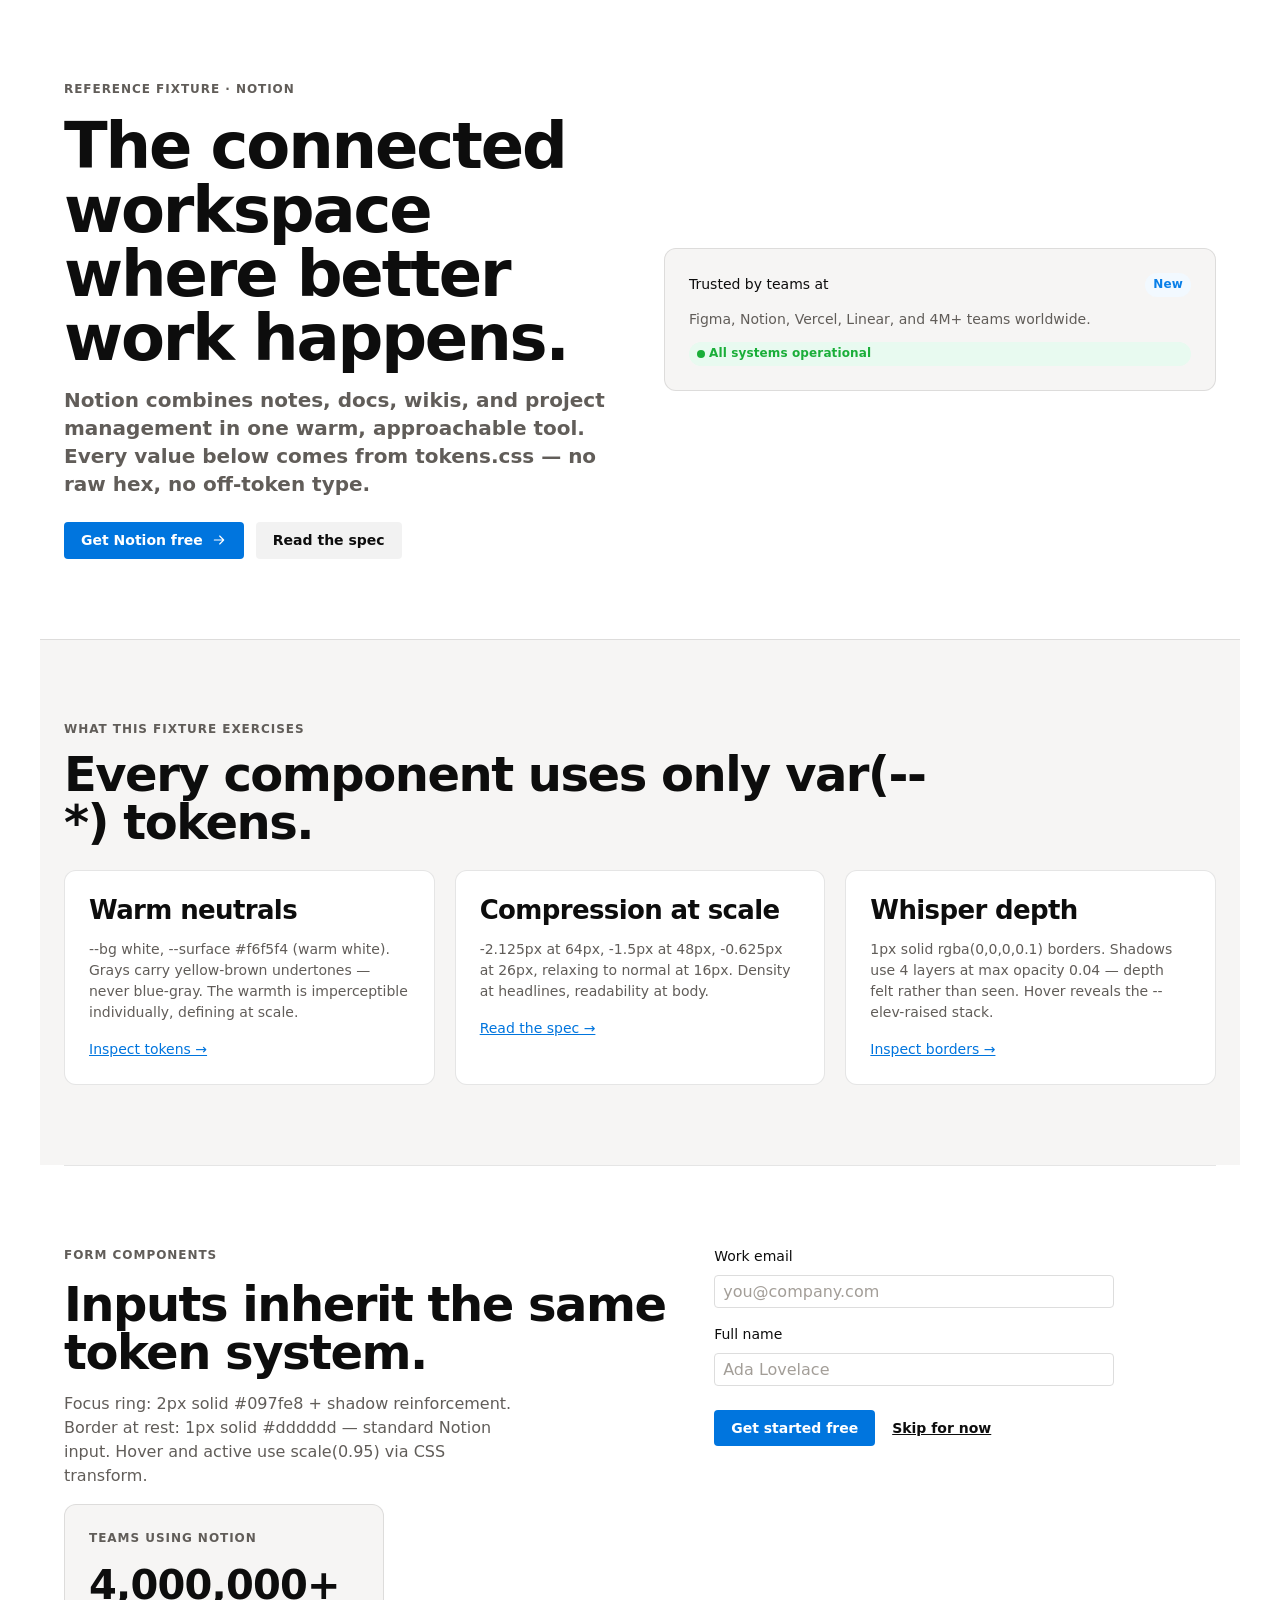
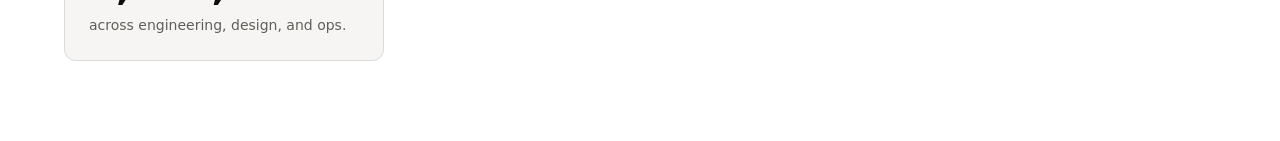
<file: design-systems/notion/components.html>
<!doctype html>
<html lang="en">
  <head>
    <meta charset="utf-8" />
    <meta name="viewport" content="width=device-width, initial-scale=1" />
    <title>Notion — reference components</title>
    <meta
      name="description"
      content="Reference fixture for design-systems/notion. Every visible
        value comes from tokens.css. Notion's signature moves: warm neutral
        surfaces, NotionInter with aggressive negative letter-spacing at
        display sizes, whisper-thin borders (rgba(0,0,0,0.1)), multi-layer
        shadows with sub-0.05 opacity, Notion Blue CTAs."
    />

    <style>
      :root {
        --bg:           #ffffff;
        --surface:      #f6f5f4;
        --surface-warm: var(--surface);

        --fg:   rgba(0, 0, 0, 0.95);
        --fg-2: #31302e;
        --muted: #615d59;
        --meta:  #a39e98;

        --border:      rgba(0, 0, 0, 0.1);
        --border-soft: rgba(0, 0, 0, 0.06);

        --accent:        #0075de;
        --accent-on:     #ffffff;
        --accent-hover:  #005bab;
        --accent-active: color-mix(in oklab, var(--accent), black 14%);

        --success: #1aae39;
        --warn:    #dd5b00;
        --danger:  #dc2626;

        --font-display: "NotionInter", "Inter", -apple-system, system-ui, "Segoe UI", Helvetica, Arial, sans-serif;
        --font-body:    "NotionInter", "Inter", -apple-system, system-ui, "Segoe UI", Helvetica, Arial, sans-serif;
        --font-mono:    ui-monospace, "SF Mono", "JetBrains Mono", Menlo, Monaco, Consolas, monospace;

        --text-xs:   12px;
        --text-sm:   14px;
        --text-base: 16px;
        --text-lg:   20px;
        --text-xl:   26px;
        --text-2xl:  40px;
        --text-3xl:  48px;
        --text-4xl:  64px;

        --leading-body:     1.5;
        --leading-tight:    1.00;
        --tracking-display: -0.033em;

        --space-1:  4px;
        --space-2:  8px;
        --space-3:  12px;
        --space-4:  16px;
        --space-5:  20px;
        --space-6:  24px;
        --space-8:  32px;
        --space-12: 48px;

        --section-y-desktop: 80px;
        --section-y-tablet:  48px;
        --section-y-phone:   32px;

        --radius-sm:   4px;
        --radius-md:   8px;
        --radius-lg:   12px;
        --radius-pill: 9999px;

        --elev-flat:   none;
        --elev-ring:   0 0 0 1px var(--border);
        --elev-raised:
          rgba(0, 0, 0, 0.04) 0px 4px 18px,
          rgba(0, 0, 0, 0.027) 0px 2px 7.85px,
          rgba(0, 0, 0, 0.02) 0px 0.8px 2.93px,
          rgba(0, 0, 0, 0.01) 0px 0.175px 1.04px;

        --focus-ring: 0 0 0 3px rgba(9, 127, 232, 0.3);

        --motion-fast:   150ms;
        --motion-base:   200ms;
        --ease-standard: cubic-bezier(0.2, 0, 0, 1);

        --container-max:            1200px;
        --container-gutter-desktop: 24px;
        --container-gutter-tablet:  16px;
        --container-gutter-phone:   12px;
      }

      *, *::before, *::after { box-sizing: border-box; }
      html, body { margin: 0; padding: 0; }
      body {
        background: var(--bg);
        color: var(--fg);
        font-family: var(--font-body);
        font-size: var(--text-base);
        line-height: var(--leading-body);
        font-feature-settings: "lnum", "locl";
        -webkit-font-smoothing: antialiased;
      }

      .container {
        max-width: var(--container-max);
        margin-inline: auto;
        padding-inline: var(--container-gutter-desktop);
      }
      section { padding-block: var(--section-y-desktop); }
      section + section { border-top: 1px solid var(--border); }
      @media (max-width: 1023px) {
        .container { padding-inline: var(--container-gutter-tablet); }
        section { padding-block: var(--section-y-tablet); }
      }
      @media (max-width: 639px) {
        .container { padding-inline: var(--container-gutter-phone); }
        section { padding-block: var(--section-y-phone); }
      }

      /* ─── Typography ────────────────────────────────────────────── */
      h1, h2, h3 {
        font-family: var(--font-display);
        font-weight: 700;
        margin: 0;
        line-height: var(--leading-tight);
      }
      h1 {
        font-size: var(--text-4xl);
        letter-spacing: var(--tracking-display);
        /* 64px display: -2.125px = -0.033em; OpenType lnum+locl. */
        font-feature-settings: "lnum", "locl";
      }
      h2 {
        font-size: var(--text-3xl);
        /* 48px section heading: line-height 1.00, tracking -1.5px (-0.031em). */
        letter-spacing: -0.031em;
        font-feature-settings: "lnum";
      }
      h3 {
        font-size: var(--text-xl);
        /* 26px sub-heading: line-height 1.23, tracking -0.625px (-0.024em).
           Overrides the shared 1.00 (--leading-tight) set above. */
        line-height: 1.23;
        letter-spacing: -0.024em;
      }
      p { margin: 0; }
      .lead {
        font-size: var(--text-lg);
        line-height: 1.40;
        color: var(--muted);
        font-weight: 600;
      }
      .body-muted { color: var(--muted); }
      .body-sm { font-size: var(--text-sm); }
      .eyebrow {
        font-size: var(--text-xs);
        font-weight: 600;
        color: var(--muted);
        text-transform: uppercase;
        letter-spacing: 0.08em;
      }
      .stack-3 > * + * { margin-block-start: var(--space-3); }
      .stack-4 > * + * { margin-block-start: var(--space-4); }
      .stack-6 > * + * { margin-block-start: var(--space-6); }

      /* ─── Buttons ───────────────────────────────────────────────── */
      .btn {
        display: inline-flex;
        align-items: center;
        gap: var(--space-2);
        padding: 8px 16px;
        border-radius: var(--radius-sm);
        font-family: var(--font-display);
        font-size: var(--text-sm);
        font-weight: 600;
        line-height: 1.33;
        cursor: pointer;
        border: 1px solid transparent;
        transition:
          background-color var(--motion-fast) var(--ease-standard),
          color var(--motion-fast) var(--ease-standard),
          transform var(--motion-fast) var(--ease-standard);
        text-decoration: none;
      }
      .btn:focus-visible { outline: none; box-shadow: var(--focus-ring); }
      .btn:active { transform: scale(0.95); }
      .btn-primary {
        background: var(--accent);
        color: var(--accent-on);
        border-color: transparent;
      }
      .btn-primary:hover { background: var(--accent-hover); }
      .btn-secondary {
        background: rgba(0, 0, 0, 0.05);
        color: var(--fg);
        border-color: transparent;
      }
      .btn-secondary:hover { background: rgba(0, 0, 0, 0.08); }
      .btn-ghost {
        background: transparent;
        color: var(--fg);
        text-decoration: underline;
        padding: 8px 4px;
      }

      /* ─── Pill badges ───────────────────────────────────────────── */
      .pill {
        display: inline-flex;
        align-items: center;
        gap: var(--space-1);
        padding: 4px 8px;
        border-radius: var(--radius-pill);
        font-size: var(--text-xs);
        font-weight: 600;
        letter-spacing: 0.125px;
        line-height: 1.33;
      }
      .pill-blue { background: #f2f9ff; color: #097fe8; }
      .pill-green { background: #e8faf0; color: #1aae39; }

      /* ─── Cards ─────────────────────────────────────────────────── */
      .card {
        background: var(--bg);
        border: 1px solid var(--border);
        border-radius: var(--radius-lg);
        padding: var(--space-6);
        transition: box-shadow var(--motion-base) var(--ease-standard);
      }
      .card:hover { box-shadow: var(--elev-raised); }
      .card-warm { background: var(--surface); }

      /* ─── Inputs ────────────────────────────────────────────────── */
      .field { display: flex; flex-direction: column; gap: var(--space-2); }
      .field label {
        font-size: var(--text-sm);
        font-weight: 500;
        color: var(--fg);
      }
      .field input {
        background: var(--bg);
        color: var(--fg);
        border: 1px solid #dddddd;
        border-radius: var(--radius-sm);
        padding: 6px 8px;
        font-family: var(--font-body);
        font-size: var(--text-base);
        outline: none;
        transition: border-color var(--motion-fast) var(--ease-standard),
                    box-shadow var(--motion-fast) var(--ease-standard);
      }
      .field input::placeholder { color: var(--meta); }
      .field input:focus {
        border-color: var(--accent);
        box-shadow: var(--focus-ring);
      }

      /* ─── Layout helpers ────────────────────────────────────────── */
      .hero-grid {
        display: grid;
        grid-template-columns: 1fr 1fr;
        gap: var(--space-12);
        align-items: center;
      }
      @media (max-width: 1023px) { .hero-grid { grid-template-columns: 1fr; } }
      .features-grid {
        display: grid;
        grid-template-columns: repeat(3, 1fr);
        gap: var(--space-5);
      }
      @media (max-width: 1023px) { .features-grid { grid-template-columns: 1fr 1fr; } }
      @media (max-width: 639px)  { .features-grid { grid-template-columns: 1fr; } }
      .hero-actions { display: flex; gap: var(--space-3); margin-block-start: var(--space-6); }
      .row-between {
        display: flex;
        align-items: center;
        justify-content: space-between;
        gap: var(--space-3);
      }
      .icon { width: 16px; height: 16px; flex-shrink: 0; }
    </style>
  </head>
  <body>
    <main class="container">
      <!-- ════════════════════════════════════════════════════════════
           HERO — h1 (NotionInter 64px / -0.033em), .lead, .eyebrow,
           .btn-primary (Notion Blue), .btn-secondary, .pill-blue.
      ═══════════════════════════════════════════════════════════════ -->
      <section data-od-id="hero">
        <div class="hero-grid">
          <div class="stack-4">
            <p class="eyebrow">Reference fixture · notion</p>
            <h1>The connected workspace where better work happens.</h1>
            <p class="lead" style="max-width: 48ch">
              Notion combines notes, docs, wikis, and project management in one
              warm, approachable tool. Every value below comes from tokens.css —
              no raw hex, no off-token type.
            </p>
            <div class="hero-actions">
              <a href="./tokens.css" class="btn btn-primary">
                Get Notion free
                <svg class="icon" viewBox="0 0 24 24" fill="none" stroke="currentColor"
                     stroke-width="1.75" stroke-linecap="round" stroke-linejoin="round" aria-hidden="true">
                  <path d="M5 12h14M13 6l6 6-6 6" />
                </svg>
              </a>
              <a href="./DESIGN.md" class="btn btn-secondary">Read the spec</a>
            </div>
          </div>

          <aside style="display:flex;flex-direction:column;gap:var(--space-4)">
            <div class="card card-warm" style="display:flex;flex-direction:column;gap:var(--space-3)">
              <div class="row-between">
                <span class="body-sm" style="font-weight:500">Trusted by teams at</span>
                <span class="pill pill-blue">New</span>
              </div>
              <p class="body-sm body-muted">Figma, Notion, Vercel, Linear, and 4M+ teams worldwide.</p>
              <span class="pill pill-green">
                <svg width="8" height="8" viewBox="0 0 8 8" fill="currentColor" aria-hidden="true"><circle cx="4" cy="4" r="4"/></svg>
                All systems operational
              </span>
            </div>
          </aside>
        </div>
      </section>

      <!-- ════════════════════════════════════════════════════════════
           FEATURES — h2 (48px / tight), h3 (26px / 1.23),
           .card (whisper border + multi-layer shadow hover),
           .pill-blue, warm section background.
      ═══════════════════════════════════════════════════════════════ -->
      <section data-od-id="features" style="background:var(--surface);margin-inline:calc(var(--container-gutter-desktop)*-1);padding-inline:var(--container-gutter-desktop)">
        <div class="stack-3">
          <p class="eyebrow">What this fixture exercises</p>
          <h2 style="max-width:26ch">Every component uses only var(--*) tokens.</h2>
        </div>

        <div class="features-grid" style="margin-block-start:var(--space-6)">
          <article class="card">
            <h3>Warm neutrals</h3>
            <p class="body-muted body-sm" style="margin-top:var(--space-3)">
              --bg white, --surface #f6f5f4 (warm white). Grays carry
              yellow-brown undertones — never blue-gray. The warmth is
              imperceptible individually, defining at scale.
            </p>
            <a href="./tokens.css" class="body-sm" style="display:block;margin-top:var(--space-4);color:var(--accent)">Inspect tokens →</a>
          </article>

          <article class="card">
            <h3>Compression at scale</h3>
            <p class="body-muted body-sm" style="margin-top:var(--space-3)">
              -2.125px at 64px, -1.5px at 48px, -0.625px at 26px,
              relaxing to normal at 16px. Density at headlines,
              readability at body.
            </p>
            <a href="./DESIGN.md" class="body-sm" style="display:block;margin-top:var(--space-4);color:var(--accent)">Read the spec →</a>
          </article>

          <article class="card">
            <h3>Whisper depth</h3>
            <p class="body-muted body-sm" style="margin-top:var(--space-3)">
              1px solid rgba(0,0,0,0.1) borders. Shadows use 4 layers
              at max opacity 0.04 — depth felt rather than seen.
              Hover reveals the --elev-raised stack.
            </p>
            <a href="./tokens.css" class="body-sm" style="display:block;margin-top:var(--space-4);color:var(--accent)">Inspect borders →</a>
          </article>
        </div>
      </section>

      <!-- ════════════════════════════════════════════════════════════
           FORM — .field (4px radius inputs), blue focus ring,
           .btn-primary, .btn-ghost, metric card with large number.
      ═══════════════════════════════════════════════════════════════ -->
      <section data-od-id="form">
        <div style="display:grid;grid-template-columns:1.2fr 1fr;gap:var(--space-12);align-items:start">
          <div class="stack-4">
            <p class="eyebrow">Form components</p>
            <h2>Inputs inherit the same token system.</h2>
            <p class="body-muted" style="max-width:44ch">
              Focus ring: 2px solid #097fe8 + shadow reinforcement.
              Border at rest: 1px solid #dddddd — standard Notion input.
              Hover and active use scale(0.95) via CSS transform.
            </p>

            <div class="card card-warm" style="max-width:320px">
              <p class="eyebrow">Teams using Notion</p>
              <p style="font-size:var(--text-2xl);font-weight:700;letter-spacing:-0.02em;line-height:1.5;margin-top:var(--space-2)">4,000,000+</p>
              <p class="body-sm body-muted">across engineering, design, and ops.</p>
            </div>
          </div>

          <form style="display:flex;flex-direction:column;gap:var(--space-4);max-width:400px"
                onsubmit="event.preventDefault()">
            <div class="field">
              <label for="email">Work email</label>
              <input id="email" type="email" placeholder="you@company.com" autocomplete="email" />
            </div>
            <div class="field">
              <label for="name">Full name</label>
              <input id="name" type="text" placeholder="Ada Lovelace" autocomplete="name" />
            </div>
            <div style="display:flex;gap:var(--space-3);margin-top:var(--space-2)">
              <button type="submit" class="btn btn-primary">Get started free</button>
              <button type="button" class="btn btn-ghost">Skip for now</button>
            </div>
          </form>
        </div>
      </section>
    </main>
  </body>
</html>
</file>
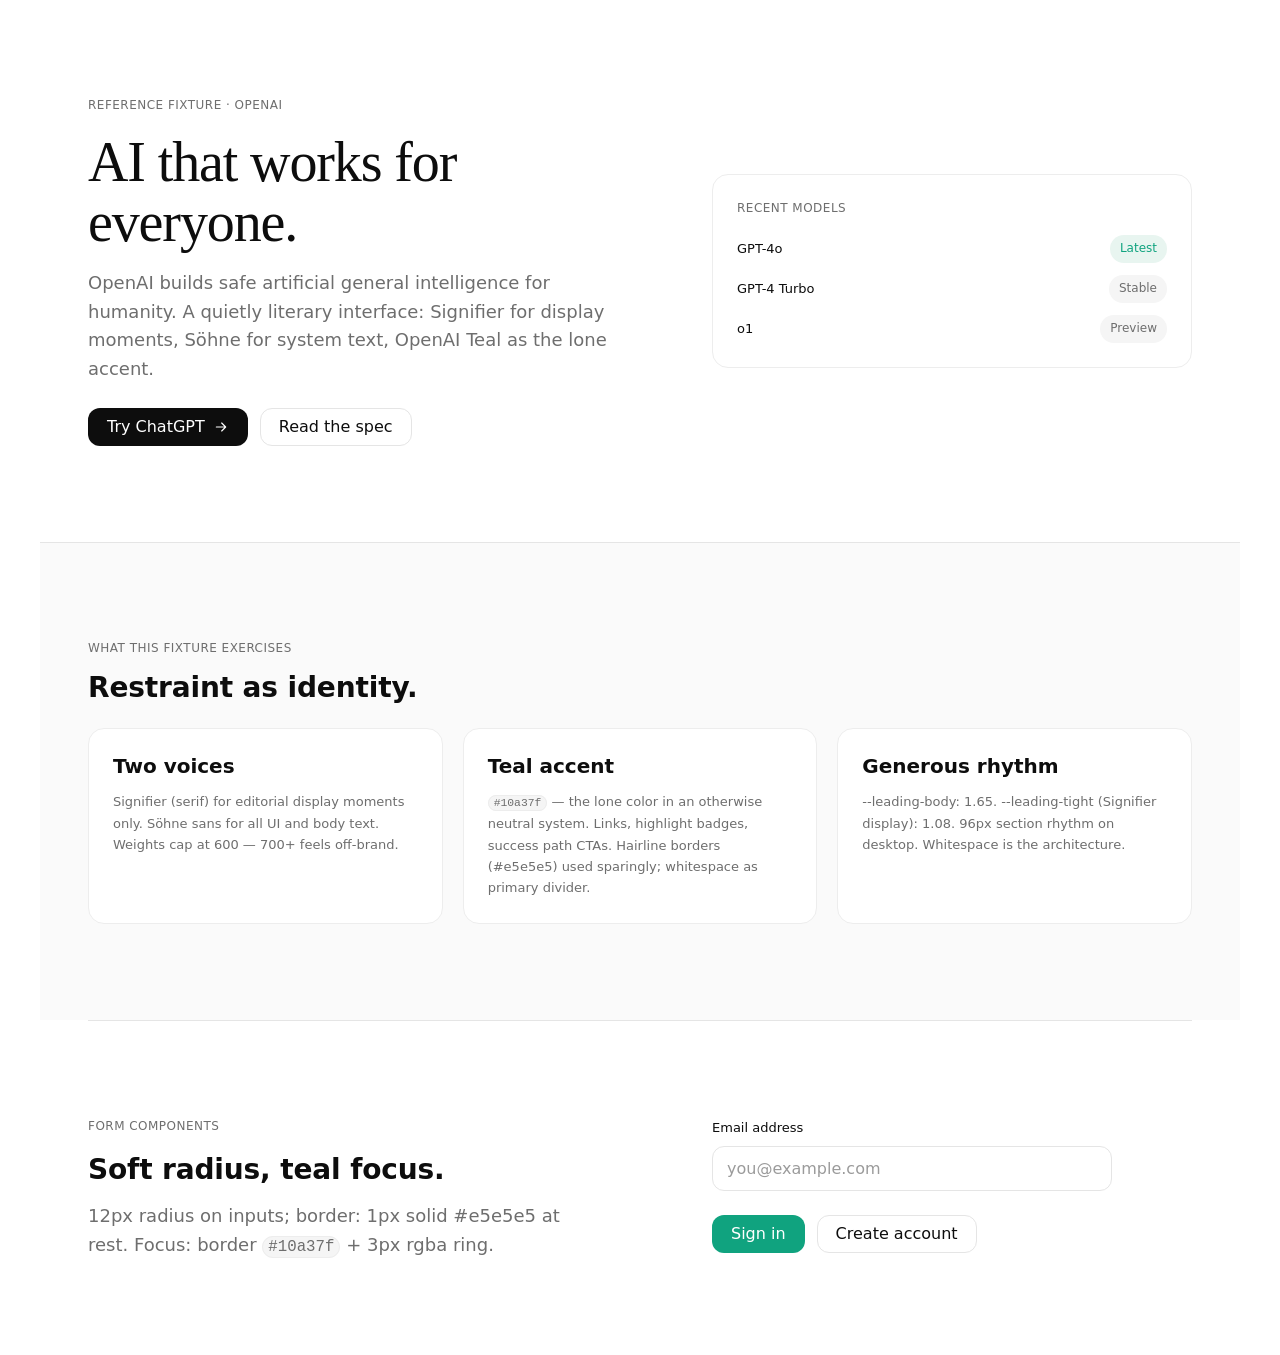
<file: design-systems/openai/components.html>
<!doctype html>
<html lang="en">
  <head>
    <meta charset="utf-8" />
    <meta name="viewport" content="width=device-width, initial-scale=1" />
    <title>OpenAI — reference components</title>
    <meta
      name="description"
      content="Reference fixture for design-systems/openai. Every visible
        value comes from tokens.css. OpenAI's signature moves: true white
        canvas, Signifier serif for editorial display, Söhne sans for UI,
        OpenAI Teal accent (#10a37f), generous line-heights, hairline borders."
    />

    <style>
      :root {
        --bg:           #ffffff;
        --surface:      #f5f5f5;
        --surface-warm: #fafafa;

        --fg:   #0d0d0d;
        --fg-2: #1a1a1a;
        --muted: #6e6e6e;
        --meta:  #9b9b9b;

        --border:      #e5e5e5;
        --border-soft: #ededed;

        --accent:        #10a37f;
        --accent-on:     #ffffff;
        --accent-hover:  #0a7a5e;
        --accent-active: color-mix(in oklab, var(--accent), black 14%);

        --success: #10a37f;
        --warn:    #f5a623;
        --danger:  #ef4146;

        --font-display: "Signifier", "Source Serif Pro", Georgia, ui-serif, serif;
        --font-body:    "Söhne", "Inter", system-ui, -apple-system, "Segoe UI", sans-serif;
        --font-mono:    "Söhne Mono", ui-monospace, "JetBrains Mono", Menlo, Consolas, monospace;

        --text-xs:   12px;
        --text-sm:   13px;
        --text-base: 16px;
        --text-lg:   18px;
        --text-xl:   20px;
        --text-2xl:  28px;
        --text-3xl:  40px;
        --text-4xl:  56px;

        --leading-body:     1.65;
        --leading-tight:    1.08;
        --tracking-display: -0.02em;

        --space-1:  4px;
        --space-2:  8px;
        --space-3:  12px;
        --space-4:  16px;
        --space-5:  20px;
        --space-6:  24px;
        --space-8:  32px;
        --space-12: 48px;
        --space-16: 64px;

        --section-y-desktop: 96px;
        --section-y-tablet:  64px;
        --section-y-phone:   48px;

        --radius-sm:   12px;
        --radius-md:   16px;
        --radius-lg:   16px;
        --radius-pill: 9999px;

        --elev-flat:   none;
        --elev-ring:   0 0 0 1px var(--border);
        --elev-raised: 0 4px 16px rgba(13, 13, 13, 0.06);

        --focus-ring: 0 0 0 3px rgba(16, 163, 127, 0.12);

        --motion-fast:   150ms;
        --motion-base:   220ms;
        --ease-standard: cubic-bezier(0.16, 1, 0.3, 1);

        --container-max:            1200px;
        --container-gutter-desktop: 48px;
        --container-gutter-tablet:  24px;
        --container-gutter-phone:   24px;
      }

      *, *::before, *::after { box-sizing: border-box; }
      html, body { margin: 0; padding: 0; }
      body {
        background: var(--bg);
        color: var(--fg);
        font-family: var(--font-body);
        font-size: var(--text-base);
        line-height: var(--leading-body);
        -webkit-font-smoothing: antialiased;
      }

      .container {
        max-width: var(--container-max);
        margin-inline: auto;
        padding-inline: var(--container-gutter-desktop);
      }
      section { padding-block: var(--section-y-desktop); }
      section + section { border-top: 1px solid var(--border); }
      @media (max-width: 1023px) {
        .container { padding-inline: var(--container-gutter-tablet); }
        section { padding-block: var(--section-y-tablet); }
      }
      @media (max-width: 639px) {
        .container { padding-inline: var(--container-gutter-phone); }
        section { padding-block: var(--section-y-phone); }
      }

      /* ─── Typography ─────────────────────────── */
      /* h1 uses Signifier (serif editorial voice). */
      h1 {
        font-family: var(--font-display);
        font-size: var(--text-4xl);
        font-weight: 400;
        letter-spacing: var(--tracking-display);
        line-height: var(--leading-tight);
        margin: 0;
        color: var(--fg);
      }
      /* h2 and h3 use Söhne (sans UI voice). */
      h2 {
        font-family: var(--font-body);
        font-size: var(--text-2xl);
        font-weight: 600;
        /* 28px section heading: line-height 1.20, tracking -0.005em. */
        line-height: 1.20;
        letter-spacing: -0.005em;
        margin: 0;
        color: var(--fg);
      }
      h3 {
        font-family: var(--font-body);
        font-size: var(--text-xl);
        font-weight: 600;
        /* 20px sub-section: line-height 1.30, normal tracking.
           Overrides h1 leading-tight. */
        line-height: 1.30;
        margin: 0;
        color: var(--fg);
      }
      p { margin: 0; }
      .lead {
        font-size: var(--text-lg);
        line-height: 1.60;
        color: var(--muted);
        font-weight: 400;
      }
      .body-muted { color: var(--muted); }
      .body-sm { font-size: var(--text-sm); }
      .label {
        font-size: var(--text-xs);
        font-weight: 500;
        color: var(--muted);
        text-transform: uppercase;
        letter-spacing: 0.04em;
        font-family: var(--font-body);
      }
      code {
        font-family: var(--font-mono);
        font-size: 0.875em;
        background: var(--surface);
        border: 1px solid var(--border-soft);
        border-radius: var(--radius-sm);
        padding: 1px 5px;
      }
      .stack-3 > * + * { margin-block-start: var(--space-3); }
      .stack-4 > * + * { margin-block-start: var(--space-4); }
      .stack-6 > * + * { margin-block-start: var(--space-6); }

      /* ─── Buttons ─────────────────────────────── */
      .btn {
        display: inline-flex;
        align-items: center;
        gap: var(--space-2);
        padding: 10px 18px;
        border-radius: var(--radius-sm);
        font-family: var(--font-body);
        font-size: var(--text-base);
        font-weight: 500;
        line-height: 1;
        cursor: pointer;
        border: 1px solid transparent;
        transition: background-color var(--motion-fast) var(--ease-standard),
                    border-color var(--motion-fast) var(--ease-standard);
        text-decoration: none;
      }
      .btn:focus-visible { outline: none; box-shadow: var(--focus-ring); }
      .btn-primary {
        background: var(--fg);
        color: #ffffff;
        border-radius: var(--radius-sm);
      }
      .btn-primary:hover { background: var(--fg-2); }
      .btn-secondary {
        background: var(--bg);
        color: var(--fg);
        border-color: var(--border);
      }
      .btn-secondary:hover { background: var(--surface-warm); border-color: #d4d4d4; }
      .btn-teal {
        background: var(--accent);
        color: var(--accent-on);
      }
      .btn-teal:hover { background: var(--accent-hover); }
      /* Chip / pill */
      .chip {
        display: inline-flex;
        align-items: center;
        padding: 4px 10px;
        border-radius: var(--radius-pill);
        font-size: var(--text-xs);
        font-weight: 500;
        background: var(--surface);
        color: var(--muted);
      }
      .chip-teal { background: #e8f5f0; color: var(--accent); }

      /* ─── Cards ──────────────────────────────── */
      .card {
        background: var(--bg);
        border: 1px solid var(--border-soft);
        border-radius: var(--radius-md);
        padding: var(--space-6);
        transition: box-shadow var(--motion-base) var(--ease-standard);
      }
      .card:hover { box-shadow: var(--elev-raised); }

      /* ─── Inputs ─────────────────────────────── */
      .field { display: flex; flex-direction: column; gap: var(--space-2); }
      .field label { font-size: var(--text-sm); font-weight: 500; color: var(--fg); }
      .field input {
        background: var(--bg);
        color: var(--fg);
        border: 1px solid var(--border);
        border-radius: var(--radius-sm);
        padding: 12px 14px;
        font-family: var(--font-body);
        font-size: var(--text-base);
        outline: none;
        transition: border-color var(--motion-fast) var(--ease-standard),
                    box-shadow var(--motion-fast) var(--ease-standard);
      }
      .field input::placeholder { color: var(--meta); }
      .field input:focus {
        border-color: var(--accent);
        box-shadow: var(--focus-ring);
      }

      /* ─── Layout ─────────────────────────────── */
      .hero-grid {
        display: grid;
        grid-template-columns: 1.2fr 1fr;
        gap: var(--space-12);
        align-items: center;
      }
      @media (max-width: 1023px) { .hero-grid { grid-template-columns: 1fr; } }
      .features-grid {
        display: grid;
        grid-template-columns: repeat(3, 1fr);
        gap: var(--space-5);
      }
      @media (max-width: 1023px) { .features-grid { grid-template-columns: 1fr 1fr; } }
      @media (max-width: 639px)  { .features-grid { grid-template-columns: 1fr; } }
      .hero-actions { display: flex; gap: var(--space-3); margin-block-start: var(--space-6); flex-wrap: wrap; }
      .icon { width: 16px; height: 16px; flex-shrink: 0; }
    </style>
  </head>
  <body>
    <main class="container">
      <!-- HERO — Signifier serif display voice. -->
      <section data-od-id="hero">
        <div class="hero-grid">
          <div class="stack-4">
            <p class="label">Reference fixture · openai</p>
            <h1>AI that works for everyone.</h1>
            <p class="lead" style="max-width:46ch">
              OpenAI builds safe artificial general intelligence for humanity.
              A quietly literary interface: Signifier for display moments,
              Söhne for system text, OpenAI Teal as the lone accent.
            </p>
            <div class="hero-actions">
              <a href="./tokens.css" class="btn btn-primary">
                Try ChatGPT
                <svg class="icon" viewBox="0 0 24 24" fill="none" stroke="currentColor"
                     stroke-width="1.75" stroke-linecap="round" stroke-linejoin="round" aria-hidden="true">
                  <path d="M5 12h14M13 6l6 6-6 6"/>
                </svg>
              </a>
              <a href="./DESIGN.md" class="btn btn-secondary">Read the spec</a>
            </div>
          </div>

          <aside style="display:flex;flex-direction:column;gap:var(--space-4)">
            <div class="card">
              <p class="label" style="margin-bottom:var(--space-4)">Recent models</p>
              <div style="display:flex;flex-direction:column;gap:var(--space-3)">
                <div style="display:flex;justify-content:space-between;align-items:center">
                  <span style="font-size:var(--text-sm);font-weight:500">GPT-4o</span>
                  <span class="chip chip-teal">Latest</span>
                </div>
                <div style="display:flex;justify-content:space-between;align-items:center">
                  <span style="font-size:var(--text-sm)">GPT-4 Turbo</span>
                  <span class="chip">Stable</span>
                </div>
                <div style="display:flex;justify-content:space-between;align-items:center">
                  <span style="font-size:var(--text-sm)">o1</span>
                  <span class="chip">Preview</span>
                </div>
              </div>
            </div>
          </aside>
        </div>
      </section>

      <!-- FEATURES -->
      <section data-od-id="features" style="background:var(--surface-warm);margin-inline:calc(var(--container-gutter-desktop)*-1);padding-inline:var(--container-gutter-desktop)">
        <div class="stack-3" style="margin-bottom:var(--space-6)">
          <p class="label">What this fixture exercises</p>
          <h2>Restraint as identity.</h2>
        </div>

        <div class="features-grid">
          <article class="card stack-3">
            <h3>Two voices</h3>
            <p class="body-muted" style="font-size:var(--text-sm)">
              Signifier (serif) for editorial display moments only. Söhne sans
              for all UI and body text. Weights cap at 600 — 700+ feels off-brand.
            </p>
          </article>
          <article class="card stack-3">
            <h3>Teal accent</h3>
            <p class="body-muted" style="font-size:var(--text-sm)">
              <code>#10a37f</code> — the lone color in an otherwise neutral system.
              Links, highlight badges, success path CTAs. Hairline borders
              (#e5e5e5) used sparingly; whitespace as primary divider.
            </p>
          </article>
          <article class="card stack-3">
            <h3>Generous rhythm</h3>
            <p class="body-muted" style="font-size:var(--text-sm)">
              --leading-body: 1.65. --leading-tight (Signifier display): 1.08.
              96px section rhythm on desktop. Whitespace is the architecture.
            </p>
          </article>
        </div>
      </section>

      <!-- FORM -->
      <section data-od-id="form">
        <div style="display:grid;grid-template-columns:1.2fr 1fr;gap:var(--space-12);align-items:start">
          <div class="stack-4">
            <p class="label">Form components</p>
            <h2>Soft radius, teal focus.</h2>
            <p class="lead" style="max-width:44ch">
              12px radius on inputs; border: 1px solid #e5e5e5 at rest.
              Focus: border <code>#10a37f</code> + 3px rgba ring.
            </p>
          </div>
          <form style="display:flex;flex-direction:column;gap:var(--space-4);max-width:400px"
                onsubmit="event.preventDefault()">
            <div class="field">
              <label for="email">Email address</label>
              <input id="email" type="email" placeholder="you@example.com" />
            </div>
            <div style="display:flex;gap:var(--space-3);margin-top:var(--space-2)">
              <button type="submit" class="btn btn-teal">Sign in</button>
              <button type="button" class="btn btn-secondary">Create account</button>
            </div>
          </form>
        </div>
      </section>
    </main>
  </body>
</html>
</file>
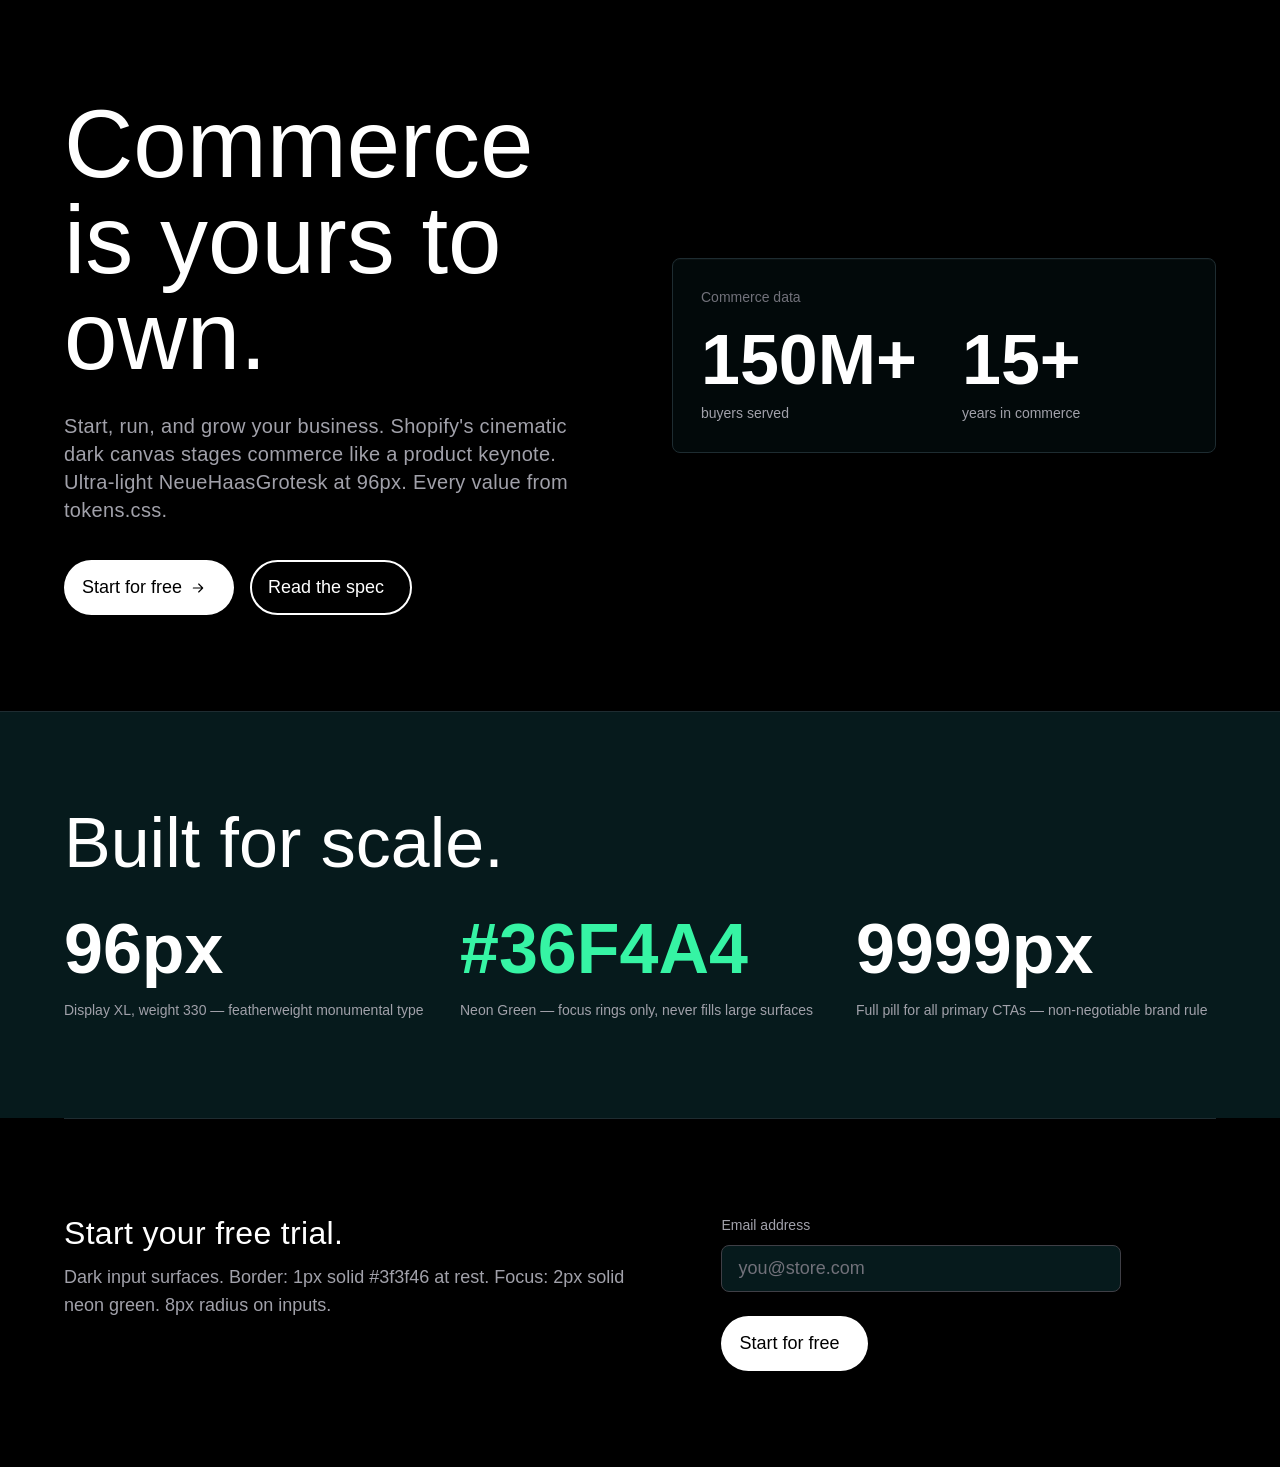
<file: design-systems/shopify/components.html>
<!doctype html>
<html lang="en">
  <head>
    <meta charset="utf-8" />
    <meta name="viewport" content="width=device-width, initial-scale=1" />
    <title>Shopify — reference components</title>
    <meta
      name="description"
      content="Reference fixture for design-systems/shopify. Every visible
        value comes from tokens.css. Shopify's signature moves: dark-first
        cinematic (void black canvas), NeueHaasGrotesk ultra-light display,
        full-pill CTAs, neon green (#36F4A4) focus rings only."
    />

    <style>
      :root {
        --bg:           #000000;
        --surface:      #02090a;
        --surface-warm: #061a1c;

        --fg:   #ffffff;
        --fg-2: #ffffff;
        --muted: #a1a1aa;
        --meta:  #71717a;

        --border:      #1e2c31;
        --border-soft: #3f3f46;

        --accent:        #36f4a4;
        --accent-on:     #000000;
        --accent-hover:  #2de097;
        --accent-active: color-mix(in oklab, var(--accent), black 14%);

        --success: #36f4a4;
        --warn:    #eab308;
        --danger:  #dc2626;

        --font-display: "NeueHaasGrotesk", "Helvetica Neue", Helvetica, Arial, sans-serif;
        --font-body:    "Inter Variable", "Inter", "Helvetica Neue", Helvetica, Arial, sans-serif;
        --font-mono:    ui-monospace, SFMono-Regular, Menlo, Monaco, Consolas, "Liberation Mono", "Courier New", monospace;

        --text-xs:   12px;
        --text-sm:   14px;
        --text-base: 18px;
        --text-lg:   20px;
        --text-xl:   32px;
        --text-2xl:  48px;
        --text-3xl:  70px;
        --text-4xl:  96px;

        --leading-body:     1.56;
        --leading-tight:    1.00;
        --tracking-display: 0em;

        --space-1:  4px;
        --space-2:  8px;
        --space-3:  12px;
        --space-4:  16px;
        --space-5:  24px;
        --space-6:  28px;
        --space-8:  36px;
        --space-12: 64px;

        --section-y-desktop: 96px;
        --section-y-tablet:  64px;
        --section-y-phone:   40px;

        --radius-sm:   9999px;
        --radius-md:   8px;
        --radius-lg:   12px;
        --radius-pill: 9999px;

        --elev-flat:   none;
        --elev-ring:   0 0 0 1px var(--border);
        --elev-raised:
          rgba(0, 0, 0, 0.1) 0px 0px 0px 1px,
          rgba(0, 0, 0, 0.1) 0px 2px 2px,
          rgba(0, 0, 0, 0.1) 0px 4px 4px,
          rgba(0, 0, 0, 0.1) 0px 8px 8px,
          rgba(255, 255, 255, 0.03) 0px 1px 0px inset;

        --focus-ring: 0 0 0 2px #36f4a4;

        --motion-fast:   150ms;
        --motion-base:   200ms;
        --ease-standard: ease;

        --container-max:            1280px;
        --container-gutter-desktop: 64px;
        --container-gutter-tablet:  32px;
        --container-gutter-phone:   16px;
      }

      *, *::before, *::after { box-sizing: border-box; }
      html, body { margin: 0; padding: 0; }
      body {
        background: var(--bg);
        color: var(--muted);
        font-family: var(--font-body);
        font-size: var(--text-base);
        line-height: var(--leading-body);
        /* ss03 on all text per brand spec. */
        font-feature-settings: "ss03";
        -webkit-font-smoothing: antialiased;
      }

      .container {
        max-width: var(--container-max);
        margin-inline: auto;
        padding-inline: var(--container-gutter-desktop);
      }
      section { padding-block: var(--section-y-desktop); }
      section + section { border-top: 1px solid var(--border); }
      @media (max-width: 1023px) {
        .container { padding-inline: var(--container-gutter-tablet); }
        section { padding-block: var(--section-y-tablet); }
      }
      @media (max-width: 639px) {
        .container { padding-inline: var(--container-gutter-phone); }
        section { padding-block: var(--section-y-phone); }
      }

      /* ─── Typography ─────────────────────────── */
      h1, h2, h3 {
        font-family: var(--font-display);
        font-weight: 330;              /* ultra-light — the Shopify signature */
        margin: 0;
        color: var(--fg);
        font-feature-settings: "ss03";
        line-height: var(--leading-tight);
      }
      h1 {
        font-size: var(--text-4xl);
        /* 96px display: weight 330, line-height 1.00. */
      }
      h2 {
        font-size: var(--text-3xl);
        /* 70px heading 1: line-height 1.00. */
      }
      h3 {
        font-size: var(--text-xl);
        /* 32px heading 4: line-height 1.14, tracking 0.32px (positive).
           Overrides the shared 1.00 set above. */
        line-height: 1.14;
        letter-spacing: 0.32px;
        font-weight: 360;
      }
      p { margin: 0; }
      .lead {
        font-size: var(--text-lg);
        line-height: 1.40;
        color: var(--muted);
        font-weight: 500;
        letter-spacing: 0.3px;
      }
      .body-muted { color: var(--muted); }
      .stack-3 > * + * { margin-block-start: var(--space-3); }
      .stack-4 > * + * { margin-block-start: var(--space-4); }
      .stack-6 > * + * { margin-block-start: var(--space-6); }

      /* ─── Buttons — full pill for all CTAs. ──── */
      .btn {
        display: inline-flex;
        align-items: center;
        gap: var(--space-2);
        padding: 12px 26px 12px 16px;
        border-radius: var(--radius-sm);   /* 9999px full pill */
        font-family: var(--font-display);
        font-size: var(--text-base);
        font-weight: 400;
        font-feature-settings: "ss03";
        line-height: 1.5;
        cursor: pointer;
        border: 2px solid transparent;
        transition: all var(--motion-base) var(--ease-standard);
        text-decoration: none;
      }
      .btn:focus-visible { outline: none; box-shadow: var(--focus-ring); }
      .btn-primary {
        background: var(--fg);
        color: var(--bg);
        border-color: transparent;
      }
      .btn-primary:hover { opacity: 0.9; }
      .btn-ghost {
        background: transparent;
        color: var(--fg);
        border-color: var(--fg);
      }
      .btn-ghost:hover { background: var(--fg); color: var(--bg); }

      /* ─── Cards ──────────────────────────────── */
      .card {
        background: var(--surface);
        border: 1px solid var(--border);
        border-radius: var(--radius-md);
        padding: var(--space-6);
        box-shadow: var(--elev-raised);
        transition: box-shadow var(--motion-base) var(--ease-standard);
      }

      /* ─── Stats ──────────────────────────────── */
      .stat {
        display: flex;
        flex-direction: column;
        gap: var(--space-2);
      }
      .stat-number {
        font-family: var(--font-display);
        font-size: var(--text-3xl);
        font-weight: 750;
        color: var(--fg);
        font-feature-settings: "ss03";
        line-height: 1.00;
      }

      /* ─── Inputs ─────────────────────────────── */
      .field { display: flex; flex-direction: column; gap: var(--space-2); }
      .field label { font-size: var(--text-sm); font-weight: 500; color: var(--muted); }
      .field input {
        background: var(--surface-warm);
        color: var(--fg);
        border: 1px solid var(--border-soft);
        border-radius: var(--radius-md);
        padding: 12px 16px;
        font-family: var(--font-body);
        font-size: var(--text-base);
        outline: none;
        transition: border-color var(--motion-fast) var(--ease-standard),
                    box-shadow var(--motion-fast) var(--ease-standard);
      }
      .field input::placeholder { color: var(--meta); }
      .field input:focus {
        border-color: var(--accent);
        box-shadow: var(--focus-ring);
      }

      /* ─── Layout ─────────────────────────────── */
      .hero-grid {
        display: grid;
        grid-template-columns: 1fr 1fr;
        gap: var(--space-12);
        align-items: center;
      }
      @media (max-width: 1023px) { .hero-grid { grid-template-columns: 1fr; } }
      .stats-grid {
        display: grid;
        grid-template-columns: repeat(3, 1fr);
        gap: var(--space-8);
      }
      @media (max-width: 639px) { .stats-grid { grid-template-columns: 1fr; } }
      .hero-actions { display: flex; gap: var(--space-4); margin-block-start: var(--space-8); flex-wrap: wrap; }
      .icon { width: 16px; height: 16px; flex-shrink: 0; }
    </style>
  </head>
  <body>
    <main class="container">
      <!-- HERO -->
      <section data-od-id="hero">
        <div class="hero-grid">
          <div class="stack-6">
            <h1>Commerce is yours to own.</h1>
            <p class="lead" style="max-width:46ch">
              Start, run, and grow your business. Shopify's cinematic dark canvas
              stages commerce like a product keynote. Ultra-light NeueHaasGrotesk
              at 96px. Every value from tokens.css.
            </p>
            <div class="hero-actions">
              <a href="./tokens.css" class="btn btn-primary">
                Start for free
                <svg class="icon" viewBox="0 0 24 24" fill="none" stroke="currentColor"
                     stroke-width="1.75" stroke-linecap="round" stroke-linejoin="round" aria-hidden="true">
                  <path d="M5 12h14M13 6l6 6-6 6"/>
                </svg>
              </a>
              <a href="./DESIGN.md" class="btn btn-ghost">Read the spec</a>
            </div>
          </div>

          <aside>
            <div class="card">
              <p style="font-size:var(--text-sm);color:var(--meta);margin-bottom:var(--space-4)">Commerce data</p>
              <div class="stats-grid" style="grid-template-columns:1fr 1fr">
                <div class="stat">
                  <span class="stat-number">150M+</span>
                  <span style="font-size:var(--text-sm);color:var(--muted)">buyers served</span>
                </div>
                <div class="stat">
                  <span class="stat-number">15+</span>
                  <span style="font-size:var(--text-sm);color:var(--muted)">years in commerce</span>
                </div>
              </div>
            </div>
          </aside>
        </div>
      </section>

      <!-- FEATURES -->
      <section data-od-id="features" style="background:var(--surface-warm);margin-inline:calc(var(--container-gutter-desktop)*-1);padding-inline:var(--container-gutter-desktop)">
        <h2 style="max-width:24ch;margin-bottom:var(--space-8)">Built for scale.</h2>

        <div class="stats-grid">
          <div class="stat">
            <span style="font-family:var(--font-display);font-size:var(--text-3xl);font-weight:750;color:var(--fg);font-feature-settings:'ss03';line-height:1">96px</span>
            <span style="font-size:var(--text-sm);color:var(--muted);margin-top:var(--space-2)">Display XL, weight 330 — featherweight monumental type</span>
          </div>
          <div class="stat">
            <span style="font-family:var(--font-display);font-size:var(--text-3xl);font-weight:750;color:var(--accent);font-feature-settings:'ss03';line-height:1">#36F4A4</span>
            <span style="font-size:var(--text-sm);color:var(--muted);margin-top:var(--space-2)">Neon Green — focus rings only, never fills large surfaces</span>
          </div>
          <div class="stat">
            <span style="font-family:var(--font-display);font-size:var(--text-3xl);font-weight:750;color:var(--fg);font-feature-settings:'ss03';line-height:1">9999px</span>
            <span style="font-size:var(--text-sm);color:var(--muted);margin-top:var(--space-2)">Full pill for all primary CTAs — non-negotiable brand rule</span>
          </div>
        </div>
      </section>

      <!-- FORM -->
      <section data-od-id="form">
        <div style="display:grid;grid-template-columns:1.2fr 1fr;gap:var(--space-12);align-items:start">
          <div class="stack-4">
            <h3>Start your free trial.</h3>
            <p style="font-size:var(--text-base);color:var(--muted);line-height:var(--leading-body);margin-top:var(--space-3)">
              Dark input surfaces. Border: 1px solid #3f3f46 at rest.
              Focus: 2px solid neon green. 8px radius on inputs.
            </p>
          </div>
          <form style="display:flex;flex-direction:column;gap:var(--space-4);max-width:400px"
                onsubmit="event.preventDefault()">
            <div class="field">
              <label for="email">Email address</label>
              <input id="email" type="email" placeholder="you@store.com" />
            </div>
            <div style="margin-top:var(--space-2)">
              <button type="submit" class="btn btn-primary">Start for free</button>
            </div>
          </form>
        </div>
      </section>
    </main>
  </body>
</html>
</file>
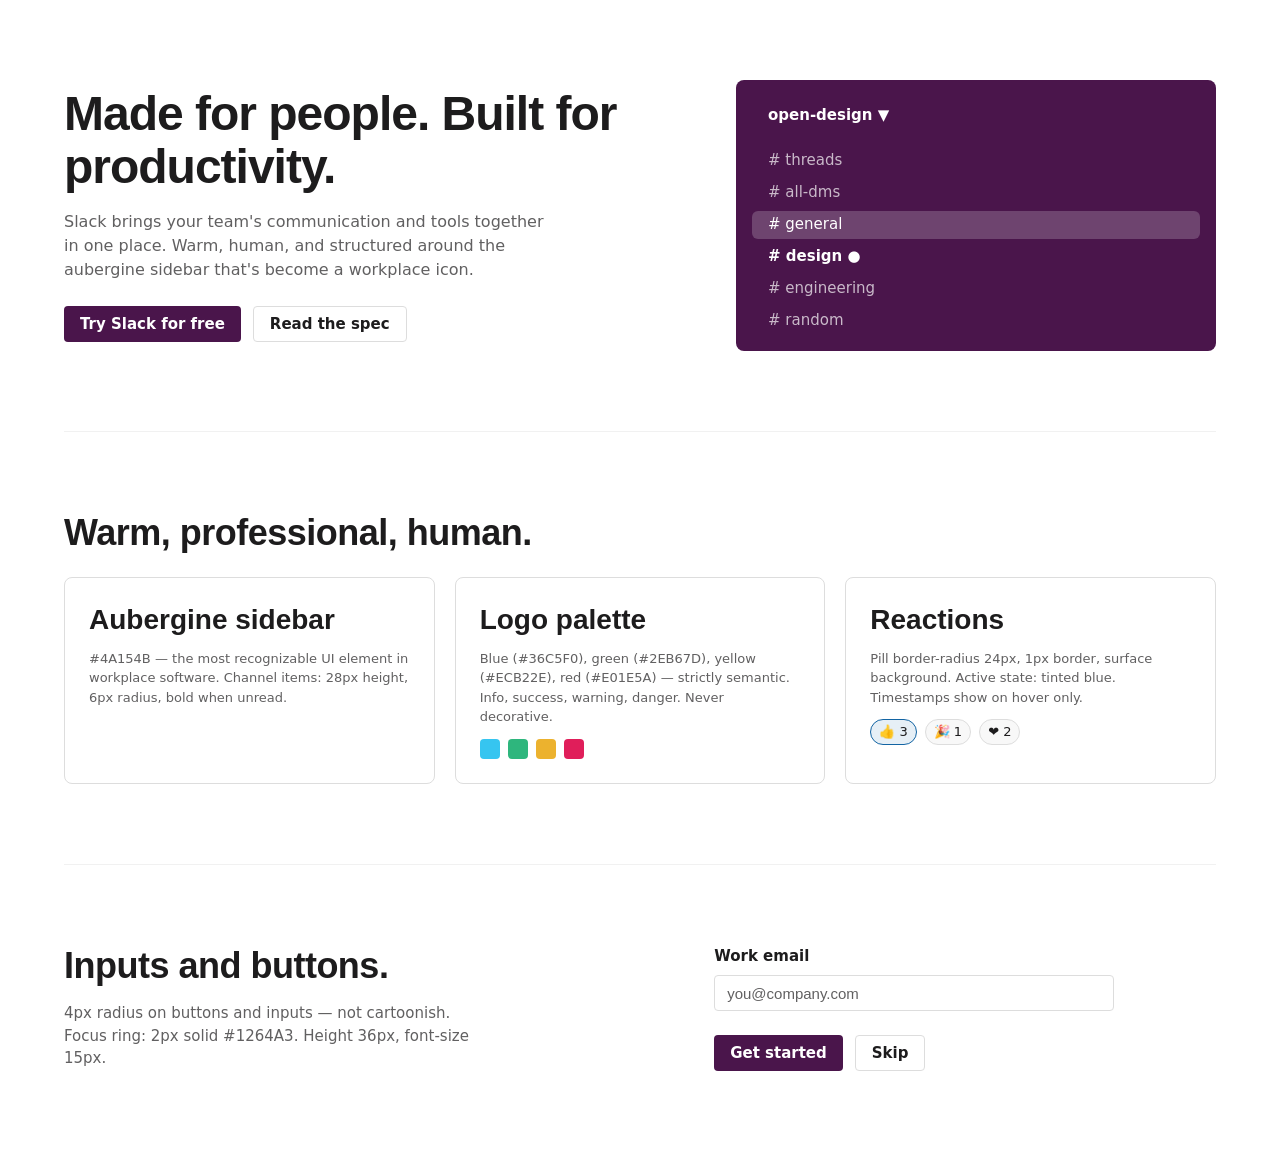
<file: design-systems/slack/components.html>
<!doctype html>
<html lang="en">
  <head>
    <meta charset="utf-8" />
    <meta name="viewport" content="width=device-width, initial-scale=1" />
    <title>Slack — reference components</title>
    <meta
      name="description"
      content="Reference fixture for design-systems/slack. Every visible
        value comes from tokens.css. Slack's signature moves: aubergine
        sidebar (#4A154B), white content surfaces, Larsseit display,
        4px button radius, logo-color semantic palette."
    />

    <style>
      :root {
        --bg:           #ffffff;
        --surface:      #f8f8f8;
        --surface-warm: var(--surface);

        --fg:   #1d1c1d;
        --fg-2: #1d1c1d;
        --muted: #616061;
        --meta:  #616061;

        --border:      #dddddd;
        --border-soft: #f1f1f1;

        --accent:        #4a154b;
        --accent-on:     #ffffff;
        --accent-hover:  #611f69;
        --accent-active: #350d36;

        --success: #2eb67d;
        --warn:    #ecb22e;
        --danger:  #e01e5a;

        --font-display: "Larsseit", "Helvetica Neue", Arial, sans-serif;
        --font-body:    system-ui, -apple-system, BlinkMacSystemFont, "Segoe UI", "Helvetica Neue", Arial, sans-serif;
        --font-mono:    "Monaco", "Menlo", "Courier New", Courier, monospace;

        --text-xs:   12px;
        --text-sm:   13px;
        --text-base: 15px;
        --text-lg:   16px;
        --text-xl:   22px;
        --text-2xl:  28px;
        --text-3xl:  36px;
        --text-4xl:  48px;

        --leading-body:     1.5;
        --leading-tight:    1.10;
        --tracking-display: -0.021em;

        --space-1:  4px;
        --space-2:  8px;
        --space-3:  12px;
        --space-4:  16px;
        --space-5:  20px;
        --space-6:  24px;
        --space-8:  32px;
        --space-12: 48px;

        --section-y-desktop: 80px;
        --section-y-tablet:  48px;
        --section-y-phone:   32px;

        --radius-sm:   4px;
        --radius-md:   8px;
        --radius-lg:   12px;
        --radius-pill: 9999px;

        --elev-flat:   none;
        --elev-ring:   0 0 0 1px var(--border);
        --elev-raised: 0 4px 12px rgba(0, 0, 0, 0.12);

        --focus-ring: 0 0 0 2px rgba(18, 100, 163, 0.25);

        --motion-fast:   150ms;
        --motion-base:   200ms;
        --ease-standard: cubic-bezier(0.2, 0, 0, 1);

        --container-max:            1200px;
        --container-gutter-desktop: 24px;
        --container-gutter-tablet:  16px;
        --container-gutter-phone:   16px;
      }

      *, *::before, *::after { box-sizing: border-box; }
      html, body { margin: 0; padding: 0; }
      body {
        background: var(--bg);
        color: var(--fg);
        font-family: var(--font-body);
        font-size: var(--text-base);
        line-height: var(--leading-body);
        -webkit-font-smoothing: antialiased;
      }

      .container {
        max-width: var(--container-max);
        margin-inline: auto;
        padding-inline: var(--container-gutter-desktop);
      }
      section { padding-block: var(--section-y-desktop); }
      section + section { border-top: 1px solid var(--border-soft); }
      @media (max-width: 1023px) {
        .container { padding-inline: var(--container-gutter-tablet); }
        section { padding-block: var(--section-y-tablet); }
      }
      @media (max-width: 639px) {
        .container { padding-inline: var(--container-gutter-phone); }
        section { padding-block: var(--section-y-phone); }
      }

      /* ─── Typography ─────────────────────────── */
      h1, h2, h3 {
        font-family: var(--font-display);
        font-weight: 700;
        margin: 0;
        line-height: var(--leading-tight);
        color: var(--fg);
      }
      h1 {
        font-size: var(--text-4xl);
        letter-spacing: var(--tracking-display);
      }
      h2 {
        font-size: var(--text-3xl);
        /* 36px section hero: line-height 1.15, tracking -0.5px (-0.014em). */
        line-height: 1.15;
        letter-spacing: -0.014em;
      }
      h3 {
        font-size: var(--text-2xl);
        /* 28px heading 1: line-height 1.25 per DESIGN.md.
           Overrides the shared 1.10 set above. */
        line-height: 1.25;
      }
      p { margin: 0; }
      .lead {
        font-size: var(--text-lg);
        line-height: 1.5;
        color: var(--muted);
      }
      .body-muted { color: var(--muted); }
      .body-sm { font-size: var(--text-sm); }
      .stack-3 > * + * { margin-block-start: var(--space-3); }
      .stack-4 > * + * { margin-block-start: var(--space-4); }
      .stack-6 > * + * { margin-block-start: var(--space-6); }

      /* ─── Buttons ─────────────────────────────── */
      .btn {
        display: inline-flex;
        align-items: center;
        gap: var(--space-2);
        padding: 0 var(--space-4);
        height: 36px;
        border-radius: var(--radius-sm);
        font-family: var(--font-body);
        font-size: var(--text-base);
        font-weight: 700;
        line-height: 1;
        cursor: pointer;
        border: none;
        transition: background-color var(--motion-fast) var(--ease-standard);
        text-decoration: none;
      }
      .btn:focus-visible { outline: none; box-shadow: var(--focus-ring); }
      .btn-primary {
        background: var(--accent);
        color: var(--accent-on);
      }
      .btn-primary:hover { background: var(--accent-hover); }
      .btn-secondary {
        background: var(--bg);
        color: var(--fg);
        border: 1px solid var(--border);
      }
      .btn-secondary:hover { background: var(--surface); }
      .btn-danger {
        background: var(--danger);
        color: #ffffff;
      }

      /* ─── Sidebar ─────────────────────────────── */
      .sidebar {
        background: var(--accent);
        border-radius: var(--radius-md);
        padding: var(--space-4);
        color: rgba(255, 255, 255, 0.9);
        font-size: var(--text-base);
        display: flex;
        flex-direction: column;
        gap: var(--space-1);
        min-width: 220px;
      }
      .sidebar-title {
        font-weight: 700;
        color: #ffffff;
        font-size: var(--text-base);
        padding: var(--space-2) var(--space-4);
        margin-bottom: var(--space-2);
      }
      .channel-item {
        display: flex;
        align-items: center;
        gap: var(--space-2);
        height: 28px;
        padding: 0 var(--space-4);
        border-radius: 6px;
        color: rgba(255, 255, 255, 0.7);
        font-size: var(--text-base);
        font-weight: 400;
        cursor: pointer;
        transition: background-color var(--motion-fast) var(--ease-standard),
                    color var(--motion-fast) var(--ease-standard);
      }
      .channel-item:hover {
        background: rgba(255, 255, 255, 0.1);
        color: #ffffff;
      }
      .channel-item.active {
        background: rgba(255, 255, 255, 0.2);
        color: #ffffff;
      }
      .channel-item.unread {
        color: #ffffff;
        font-weight: 700;
      }

      /* ─── Reaction ───────────────────────────── */
      .reaction {
        display: inline-flex;
        align-items: center;
        gap: var(--space-1);
        border: 1px solid var(--border);
        border-radius: 24px;
        background: var(--surface);
        padding: 2px 8px;
        font-size: var(--text-sm);
        cursor: pointer;
        transition: background-color var(--motion-fast) var(--ease-standard);
      }
      .reaction:hover { background: var(--border-soft); }
      .reaction.active {
        background: rgba(18, 100, 163, 0.1);
        border-color: #1264a3;
      }

      /* ─── Input ──────────────────────────────── */
      .field { display: flex; flex-direction: column; gap: var(--space-2); }
      .field label { font-size: var(--text-base); font-weight: 700; color: var(--fg); }
      .field input {
        background: var(--bg);
        color: var(--fg);
        border: 1px solid var(--border);
        border-radius: var(--radius-sm);
        padding: 8px 12px;
        font-size: var(--text-base);
        height: 36px;
        outline: none;
        transition: border-color var(--motion-fast) var(--ease-standard),
                    box-shadow var(--motion-fast) var(--ease-standard);
      }
      .field input::placeholder { color: var(--muted); }
      .field input:focus {
        border-color: #1264a3;
        box-shadow: var(--focus-ring);
      }

      /* ─── Layout ─────────────────────────────── */
      .hero-grid {
        display: grid;
        grid-template-columns: 1.3fr 1fr;
        gap: var(--space-12);
        align-items: center;
      }
      @media (max-width: 1023px) { .hero-grid { grid-template-columns: 1fr; } }
      .features-grid {
        display: grid;
        grid-template-columns: repeat(3, 1fr);
        gap: var(--space-5);
      }
      @media (max-width: 1023px) { .features-grid { grid-template-columns: 1fr 1fr; } }
      @media (max-width: 639px)  { .features-grid { grid-template-columns: 1fr; } }
      .hero-actions { display: flex; gap: var(--space-3); margin-block-start: var(--space-6); flex-wrap: wrap; }
    </style>
  </head>
  <body>
    <main class="container">
      <!-- HERO -->
      <section data-od-id="hero">
        <div class="hero-grid">
          <div class="stack-4">
            <h1>Made for people. Built for productivity.</h1>
            <p class="lead" style="max-width:48ch">
              Slack brings your team's communication and tools together in one
              place. Warm, human, and structured around the aubergine sidebar
              that's become a workplace icon.
            </p>
            <div class="hero-actions">
              <a href="./tokens.css" class="btn btn-primary">Try Slack for free</a>
              <a href="./DESIGN.md" class="btn btn-secondary">Read the spec</a>
            </div>
          </div>

          <aside>
            <div class="sidebar">
              <div class="sidebar-title">open-design ▼</div>
              <div class="channel-item"># threads</div>
              <div class="channel-item"># all-dms</div>
              <div class="channel-item active"># general</div>
              <div class="channel-item unread"># design ●</div>
              <div class="channel-item"># engineering</div>
              <div class="channel-item"># random</div>
            </div>
          </aside>
        </div>
      </section>

      <!-- FEATURES -->
      <section data-od-id="features">
        <h2 style="max-width:28ch;margin-bottom:var(--space-6)">Warm, professional, human.</h2>

        <div class="features-grid">
          <article style="border:1px solid var(--border);border-radius:var(--radius-md);padding:var(--space-6)" class="stack-3">
            <h3>Aubergine sidebar</h3>
            <p class="body-muted body-sm">
              #4A154B — the most recognizable UI element in workplace software.
              Channel items: 28px height, 6px radius, bold when unread.
            </p>
          </article>
          <article style="border:1px solid var(--border);border-radius:var(--radius-md);padding:var(--space-6)" class="stack-3">
            <h3>Logo palette</h3>
            <p class="body-muted body-sm">
              Blue (#36C5F0), green (#2EB67D), yellow (#ECB22E), red (#E01E5A) —
              strictly semantic. Info, success, warning, danger. Never decorative.
            </p>
            <div style="display:flex;gap:var(--space-2);margin-top:var(--space-3)">
              <span style="display:inline-block;width:20px;height:20px;border-radius:4px;background:#36c5f0"></span>
              <span style="display:inline-block;width:20px;height:20px;border-radius:4px;background:#2eb67d"></span>
              <span style="display:inline-block;width:20px;height:20px;border-radius:4px;background:#ecb22e"></span>
              <span style="display:inline-block;width:20px;height:20px;border-radius:4px;background:#e01e5a"></span>
            </div>
          </article>
          <article style="border:1px solid var(--border);border-radius:var(--radius-md);padding:var(--space-6)" class="stack-3">
            <h3>Reactions</h3>
            <p class="body-muted body-sm">
              Pill border-radius 24px, 1px border, surface background. Active
              state: tinted blue. Timestamps show on hover only.
            </p>
            <div style="display:flex;gap:var(--space-2);margin-top:var(--space-3);flex-wrap:wrap">
              <span class="reaction active">👍 3</span>
              <span class="reaction">🎉 1</span>
              <span class="reaction">❤️ 2</span>
            </div>
          </article>
        </div>
      </section>

      <!-- FORM -->
      <section data-od-id="form">
        <div style="display:grid;grid-template-columns:1.2fr 1fr;gap:var(--space-12);align-items:start">
          <div class="stack-4">
            <h2>Inputs and buttons.</h2>
            <p class="body-muted" style="max-width:44ch">
              4px radius on buttons and inputs — not cartoonish.
              Focus ring: 2px solid #1264A3. Height 36px, font-size 15px.
            </p>
          </div>
          <form style="display:flex;flex-direction:column;gap:var(--space-4);max-width:400px"
                onsubmit="event.preventDefault()">
            <div class="field">
              <label for="email">Work email</label>
              <input id="email" type="email" placeholder="you@company.com" />
            </div>
            <div style="display:flex;gap:var(--space-3);margin-top:var(--space-2)">
              <button type="submit" class="btn btn-primary">Get started</button>
              <button type="button" class="btn btn-secondary">Skip</button>
            </div>
          </form>
        </div>
      </section>
    </main>
  </body>
</html>
</file>
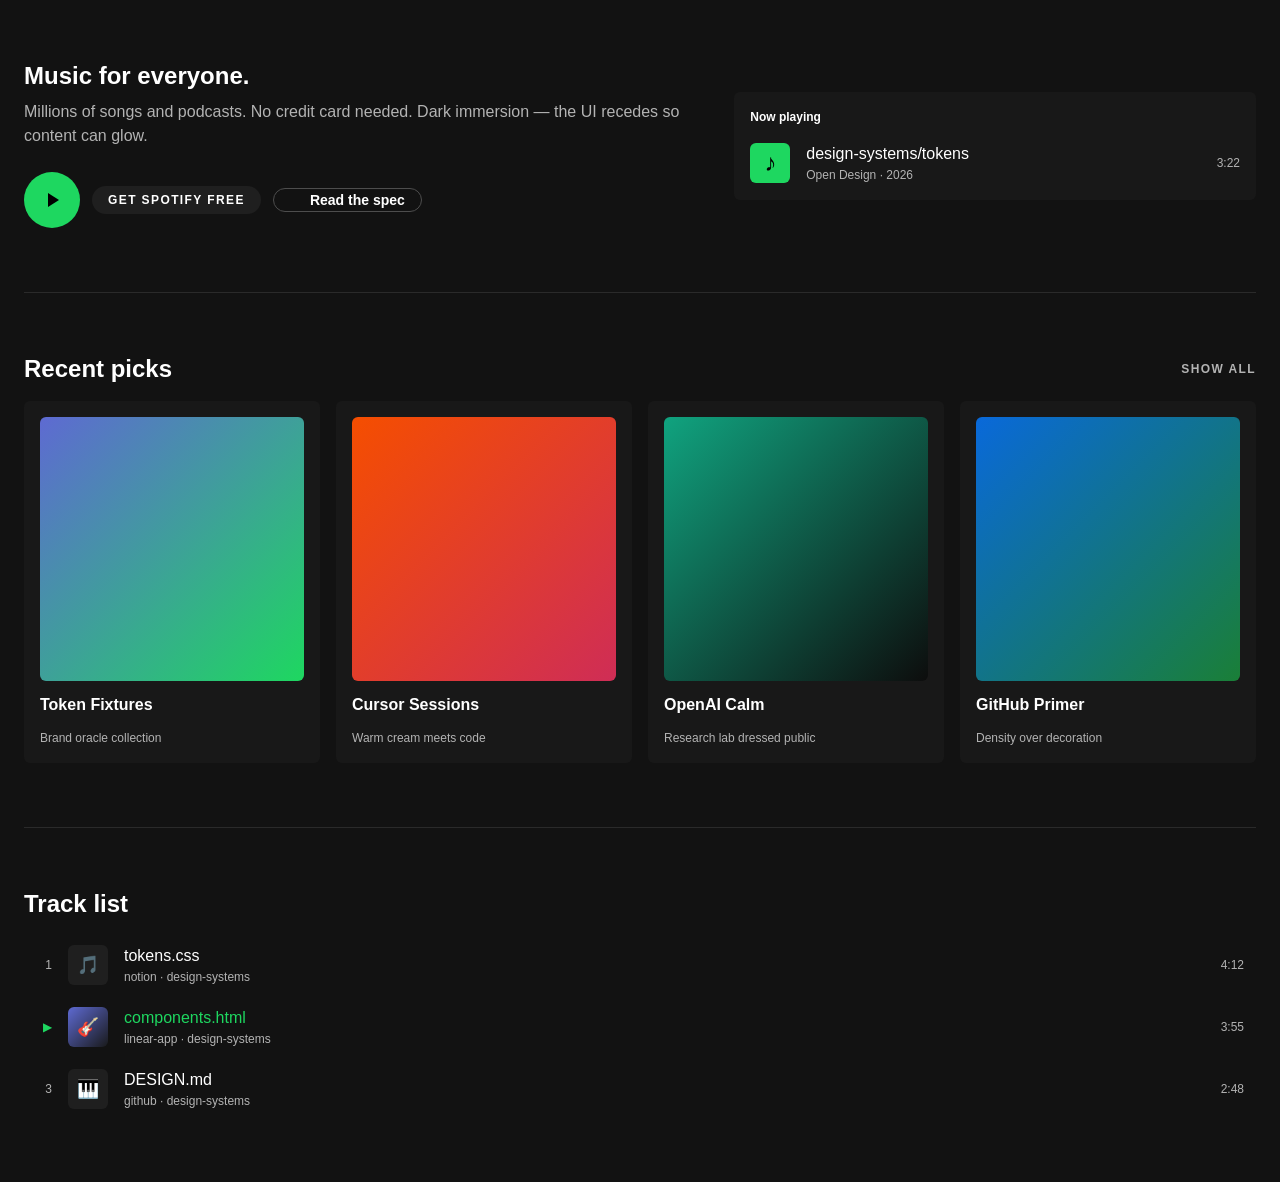
<file: design-systems/spotify/components.html>
<!doctype html>
<html lang="en">
  <head>
    <meta charset="utf-8" />
    <meta name="viewport" content="width=device-width, initial-scale=1" />
    <title>Spotify — reference components</title>
    <meta
      name="description"
      content="Reference fixture for design-systems/spotify. Every visible
        value comes from tokens.css. Spotify's signature moves: near-black
        immersive surfaces, Spotify Green (#1ed760) for play/active/CTA only,
        full-pill and circular geometry, uppercase button labels with wide tracking."
    />

    <style>
      :root {
        --bg:           #121212;
        --surface:      #181818;
        --surface-warm: #1f1f1f;

        --fg:   #ffffff;
        --fg-2: #fdfdfd;
        --muted: #b3b3b3;
        --meta:  #cbcbcb;

        --border:      #4d4d4d;
        --border-soft: rgba(255, 255, 255, 0.1);

        --accent:        #1ed760;
        --accent-on:     #000000;
        --accent-hover:  #1db954;
        --accent-active: color-mix(in oklab, var(--accent), black 10%);

        --success: #1ed760;
        --warn:    #ffa42b;
        --danger:  #f3727f;

        --font-display: "SpotifyMixUITitle", "CircularSp", "Helvetica Neue", Helvetica, Arial, sans-serif;
        --font-body:    "SpotifyMixUI", "CircularSp", "Helvetica Neue", Helvetica, Arial, sans-serif;
        --font-mono:    ui-monospace, SFMono-Regular, Menlo, Monaco, Consolas, monospace;

        --text-xs:   10px;
        --text-sm:   12px;
        --text-base: 16px;
        --text-lg:   18px;
        --text-xl:   20px;
        --text-2xl:  24px;
        --text-3xl:  24px;
        --text-4xl:  24px;

        --leading-body:     1.50;
        --leading-tight:    1.00;
        --tracking-display: normal;

        --space-1:  4px;
        --space-2:  8px;
        --space-3:  12px;
        --space-4:  16px;
        --space-5:  20px;
        --space-6:  24px;
        --space-8:  32px;
        --space-12: 48px;

        --section-y-desktop: 64px;
        --section-y-tablet:  40px;
        --section-y-phone:   24px;

        --radius-sm:   9999px;
        --radius-md:   6px;
        --radius-lg:   8px;
        --radius-pill: 9999px;

        --elev-flat:   none;
        --elev-ring:   0 0 0 1px var(--border);
        --elev-raised: rgba(0, 0, 0, 0.3) 0px 8px 8px;

        --focus-ring: 0 0 0 3px rgba(30, 215, 96, 0.4);

        --motion-fast:   150ms;
        --motion-base:   200ms;
        --ease-standard: ease;

        --container-max:            1280px;
        --container-gutter-desktop: 24px;
        --container-gutter-tablet:  16px;
        --container-gutter-phone:   16px;
      }

      *, *::before, *::after { box-sizing: border-box; }
      html, body { margin: 0; padding: 0; }
      body {
        background: var(--bg);
        color: var(--fg);
        font-family: var(--font-body);
        font-size: var(--text-base);
        line-height: var(--leading-body);
        -webkit-font-smoothing: antialiased;
      }

      .container {
        max-width: var(--container-max);
        margin-inline: auto;
        padding-inline: var(--container-gutter-desktop);
      }
      section { padding-block: var(--section-y-desktop); }
      section + section { border-top: 1px solid var(--border-soft); }
      @media (max-width: 1023px) {
        .container { padding-inline: var(--container-gutter-tablet); }
        section { padding-block: var(--section-y-tablet); }
      }
      @media (max-width: 639px) {
        .container { padding-inline: var(--container-gutter-phone); }
        section { padding-block: var(--section-y-phone); }
      }

      /* ─── Typography ─────────────────────────── */
      h1, h2 {
        font-family: var(--font-display);
        font-weight: 700;
        margin: 0;
        color: var(--fg);
        line-height: var(--leading-tight);
      }
      h1 { font-size: var(--text-2xl); }
      h2 { font-size: var(--text-2xl); }
      h3 {
        font-family: var(--font-body);
        font-size: var(--text-lg);
        font-weight: 600;
        line-height: 1.30;
        margin: 0;
        color: var(--fg);
      }
      p { margin: 0; }
      .body-muted { color: var(--muted); }
      .body-sm { font-size: var(--text-sm); color: var(--muted); }
      .stack-3 > * + * { margin-block-start: var(--space-3); }
      .stack-4 > * + * { margin-block-start: var(--space-4); }

      /* ─── Buttons — full pill; uppercase + wide tracking on labels. */
      .btn {
        display: inline-flex;
        align-items: center;
        gap: var(--space-2);
        padding: 8px 16px;
        border-radius: var(--radius-sm);   /* 9999px full pill */
        font-family: var(--font-body);
        font-size: 14px;
        font-weight: 700;
        line-height: 1;
        cursor: pointer;
        border: none;
        transition: background-color var(--motion-fast) var(--ease-standard),
                    opacity var(--motion-fast) var(--ease-standard);
        text-decoration: none;
      }
      .btn:focus-visible { outline: none; box-shadow: var(--focus-ring); }
      /* Standard dark pill. */
      .btn-dark {
        background: var(--surface-warm);
        color: var(--fg);
      }
      .btn-dark:hover { background: #2a2a2a; }
      /* Outlined pill. */
      .btn-outline {
        background: transparent;
        color: var(--fg);
        border: 1px solid var(--border);
        padding: 4px 16px 4px 36px;
      }
      /* Uppercase CTA label variant. */
      .btn-upper {
        text-transform: uppercase;
        letter-spacing: 1.4px;
        font-size: 12px;
      }
      /* Green circular play button. */
      .btn-play {
        background: var(--accent);
        color: var(--accent-on);
        width: 56px;
        height: 56px;
        border-radius: 50%;
        padding: 0;
        justify-content: center;
        flex-shrink: 0;
      }
      .btn-play:hover { background: var(--accent-hover); transform: scale(1.04); }

      /* ─── Nav pill ───────────────────────────── */
      .nav-pill {
        display: inline-flex;
        align-items: center;
        padding: 8px 16px;
        border-radius: var(--radius-sm);
        font-size: 14px;
        font-weight: 700;
        color: var(--fg);
        background: var(--surface);
        text-decoration: none;
        transition: background-color var(--motion-fast) var(--ease-standard);
      }
      .nav-pill.active { background: var(--surface-warm); }
      .nav-pill:hover { background: #2a2a2a; }

      /* ─── Track row ──────────────────────────── */
      .track-row {
        display: flex;
        align-items: center;
        gap: var(--space-4);
        padding: var(--space-2) var(--space-3);
        border-radius: var(--radius-md);
        transition: background-color var(--motion-fast) var(--ease-standard);
        cursor: pointer;
      }
      .track-row:hover { background: rgba(255, 255, 255, 0.1); }
      .track-thumb {
        width: 40px;
        height: 40px;
        border-radius: var(--radius-md);
        background: var(--surface-warm);
        flex-shrink: 0;
        display: flex;
        align-items: center;
        justify-content: center;
        font-size: 18px;
      }
      .track-info { flex: 1; min-width: 0; }
      .track-name { font-size: var(--text-base); font-weight: 400; color: var(--fg); }
      .track-artist { font-size: var(--text-sm); color: var(--muted); }
      .track-duration { font-size: var(--text-sm); color: var(--muted); font-tabular-nums: tabular-nums; }

      /* ─── Card ───────────────────────────────── */
      .card {
        background: var(--surface);
        border-radius: var(--radius-md);
        padding: var(--space-4);
        transition: background-color var(--motion-base) var(--ease-standard);
      }
      .card:hover { background: #202020; box-shadow: var(--elev-raised); }

      /* ─── Layout ─────────────────────────────── */
      .hero-grid {
        display: grid;
        grid-template-columns: 1.3fr 1fr;
        gap: var(--space-8);
        align-items: center;
      }
      @media (max-width: 1023px) { .hero-grid { grid-template-columns: 1fr; } }
      .album-grid {
        display: grid;
        grid-template-columns: repeat(4, 1fr);
        gap: var(--space-4);
      }
      @media (max-width: 1023px) { .album-grid { grid-template-columns: repeat(2, 1fr); } }
      @media (max-width: 639px)  { .album-grid { grid-template-columns: 1fr 1fr; } }
      .hero-actions { display: flex; gap: var(--space-3); margin-block-start: var(--space-6); flex-wrap: wrap; align-items: center; }
      .icon { width: 16px; height: 16px; flex-shrink: 0; }
    </style>
  </head>
  <body>
    <main class="container">
      <!-- HERO -->
      <section data-od-id="hero">
        <div class="hero-grid">
          <div class="stack-4">
            <h1>Music for everyone.</h1>
            <p class="body-muted" style="font-size:var(--text-base);margin-top:var(--space-3)">
              Millions of songs and podcasts. No credit card needed.
              Dark immersion — the UI recedes so content can glow.
            </p>
            <div class="hero-actions">
              <a href="./tokens.css" class="btn btn-play" aria-label="Play">
                <svg width="24" height="24" viewBox="0 0 24 24" fill="currentColor" aria-hidden="true">
                  <path d="M8 5v14l11-7z"/>
                </svg>
              </a>
              <a href="./tokens.css" class="btn btn-dark btn-upper">Get Spotify free</a>
              <a href="./DESIGN.md" class="btn btn-outline">Read the spec</a>
            </div>
          </div>

          <aside>
            <div class="card stack-4">
              <p style="font-size:var(--text-sm);font-weight:700;color:var(--fg)">Now playing</p>
              <div class="track-row" style="padding:0">
                <div class="track-thumb" style="background:var(--accent);color:#000;font-size:24px">♪</div>
                <div class="track-info">
                  <p class="track-name">design-systems/tokens</p>
                  <p class="track-artist">Open Design · 2026</p>
                </div>
                <span class="track-duration">3:22</span>
              </div>
            </div>
          </aside>
        </div>
      </section>

      <!-- FEATURES / PLAYLIST -->
      <section data-od-id="features">
        <div style="display:flex;justify-content:space-between;align-items:center;margin-bottom:var(--space-5)">
          <h2>Recent picks</h2>
          <a href="#" style="font-size:var(--text-sm);font-weight:700;color:var(--muted);text-decoration:none;text-transform:uppercase;letter-spacing:1.4px">Show all</a>
        </div>

        <div class="album-grid">
          <div class="card stack-3">
            <div style="width:100%;aspect-ratio:1;background:linear-gradient(135deg,#5e6ad2,#1ed760);border-radius:var(--radius-md);margin-bottom:var(--space-3)"></div>
            <p style="font-weight:700;font-size:var(--text-base)">Token Fixtures</p>
            <p class="body-sm">Brand oracle collection</p>
          </div>
          <div class="card stack-3">
            <div style="width:100%;aspect-ratio:1;background:linear-gradient(135deg,#f54e00,#cf2d56);border-radius:var(--radius-md);margin-bottom:var(--space-3)"></div>
            <p style="font-weight:700;font-size:var(--text-base)">Cursor Sessions</p>
            <p class="body-sm">Warm cream meets code</p>
          </div>
          <div class="card stack-3">
            <div style="width:100%;aspect-ratio:1;background:linear-gradient(135deg,#10a37f,#0d0d0d);border-radius:var(--radius-md);margin-bottom:var(--space-3)"></div>
            <p style="font-weight:700;font-size:var(--text-base)">OpenAI Calm</p>
            <p class="body-sm">Research lab dressed public</p>
          </div>
          <div class="card stack-3">
            <div style="width:100%;aspect-ratio:1;background:linear-gradient(135deg,#0969da,#1a7f37);border-radius:var(--radius-md);margin-bottom:var(--space-3)"></div>
            <p style="font-weight:700;font-size:var(--text-base)">GitHub Primer</p>
            <p class="body-sm">Density over decoration</p>
          </div>
        </div>
      </section>

      <!-- TRACKS -->
      <section data-od-id="tracks">
        <h2 style="margin-bottom:var(--space-5)">Track list</h2>
        <div style="display:flex;flex-direction:column;gap:var(--space-1)">
          <div class="track-row">
            <span style="color:var(--muted);font-size:var(--text-sm);width:16px;text-align:right">1</span>
            <div class="track-thumb">🎵</div>
            <div class="track-info">
              <p class="track-name">tokens.css</p>
              <p class="track-artist">notion · design-systems</p>
            </div>
            <span class="track-duration">4:12</span>
          </div>
          <div class="track-row">
            <span style="color:var(--accent);font-size:var(--text-sm);width:16px;text-align:right">▶</span>
            <div class="track-thumb" style="background:linear-gradient(135deg,#5e6ad2,#191a1b)">🎸</div>
            <div class="track-info">
              <p class="track-name" style="color:var(--accent)">components.html</p>
              <p class="track-artist">linear-app · design-systems</p>
            </div>
            <span class="track-duration">3:55</span>
          </div>
          <div class="track-row">
            <span style="color:var(--muted);font-size:var(--text-sm);width:16px;text-align:right">3</span>
            <div class="track-thumb">🎹</div>
            <div class="track-info">
              <p class="track-name">DESIGN.md</p>
              <p class="track-artist">github · design-systems</p>
            </div>
            <span class="track-duration">2:48</span>
          </div>
        </div>
      </section>
    </main>
  </body>
</html>
</file>
